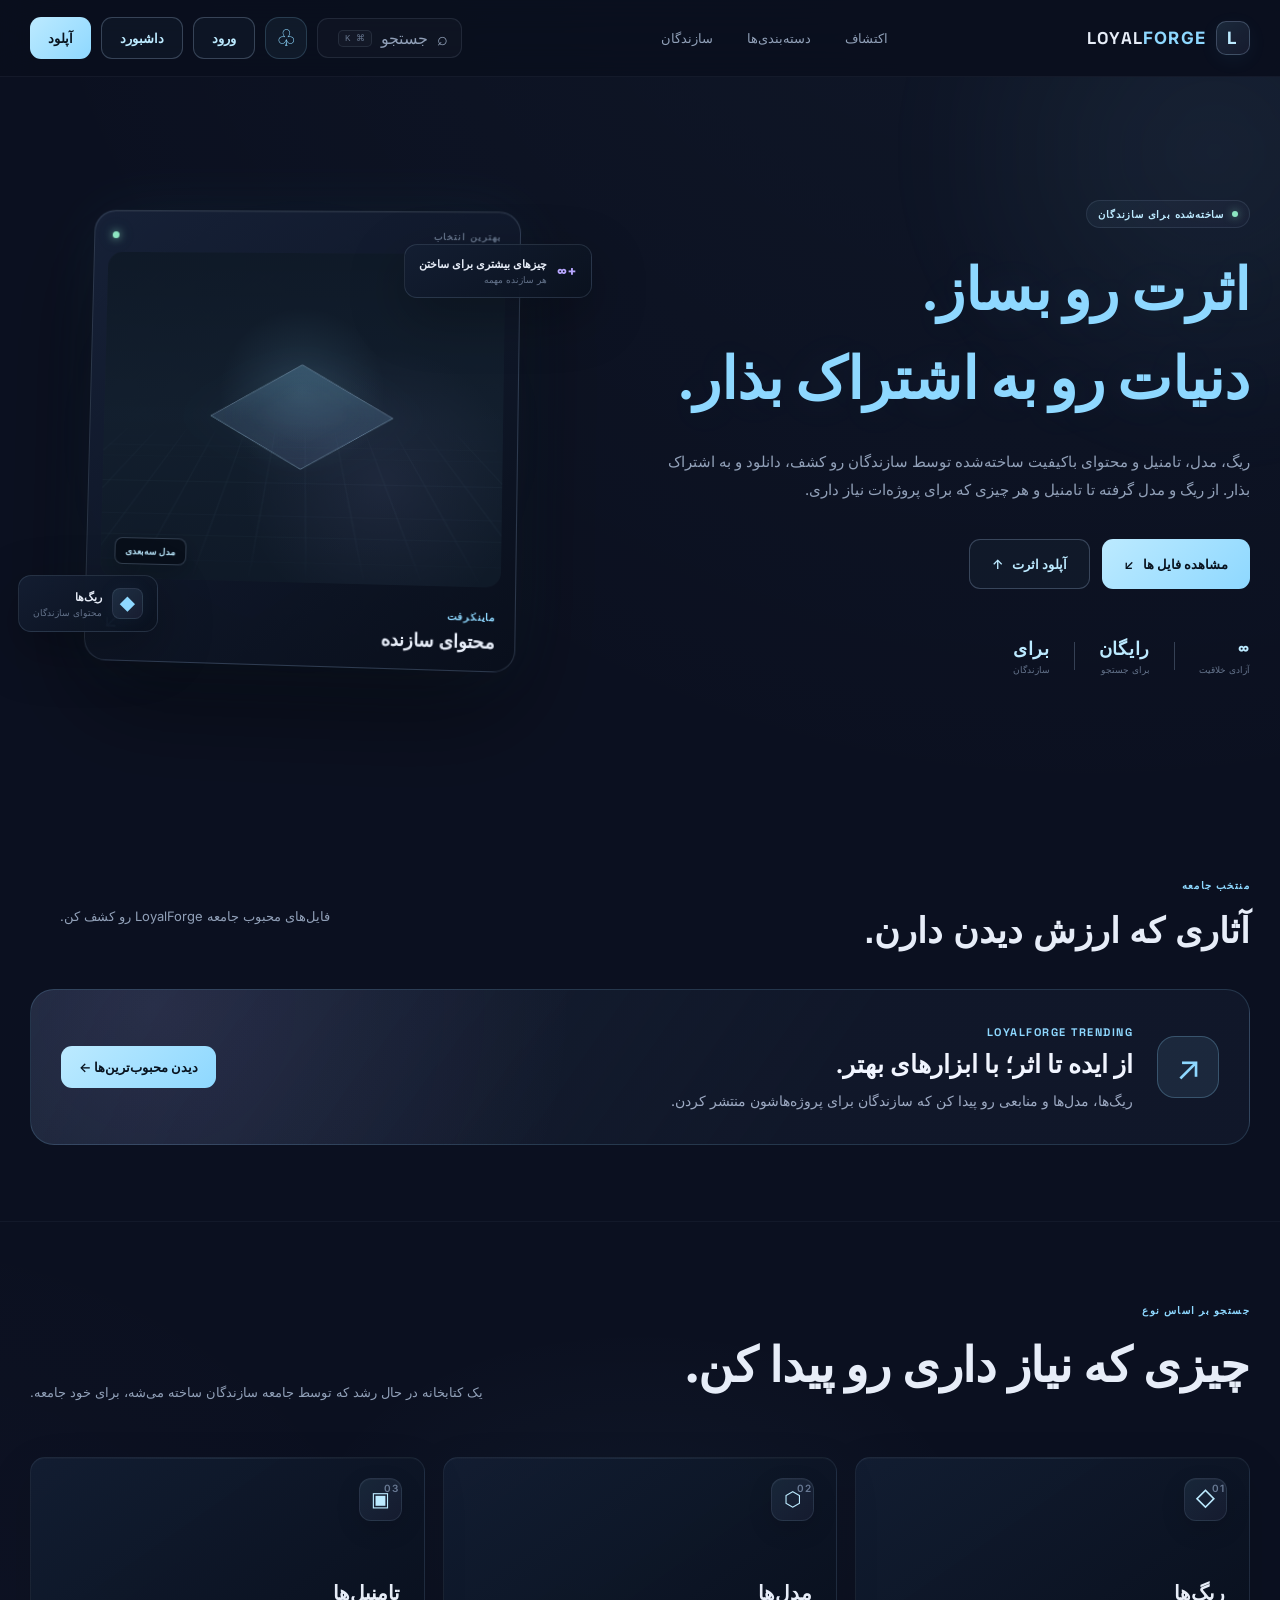
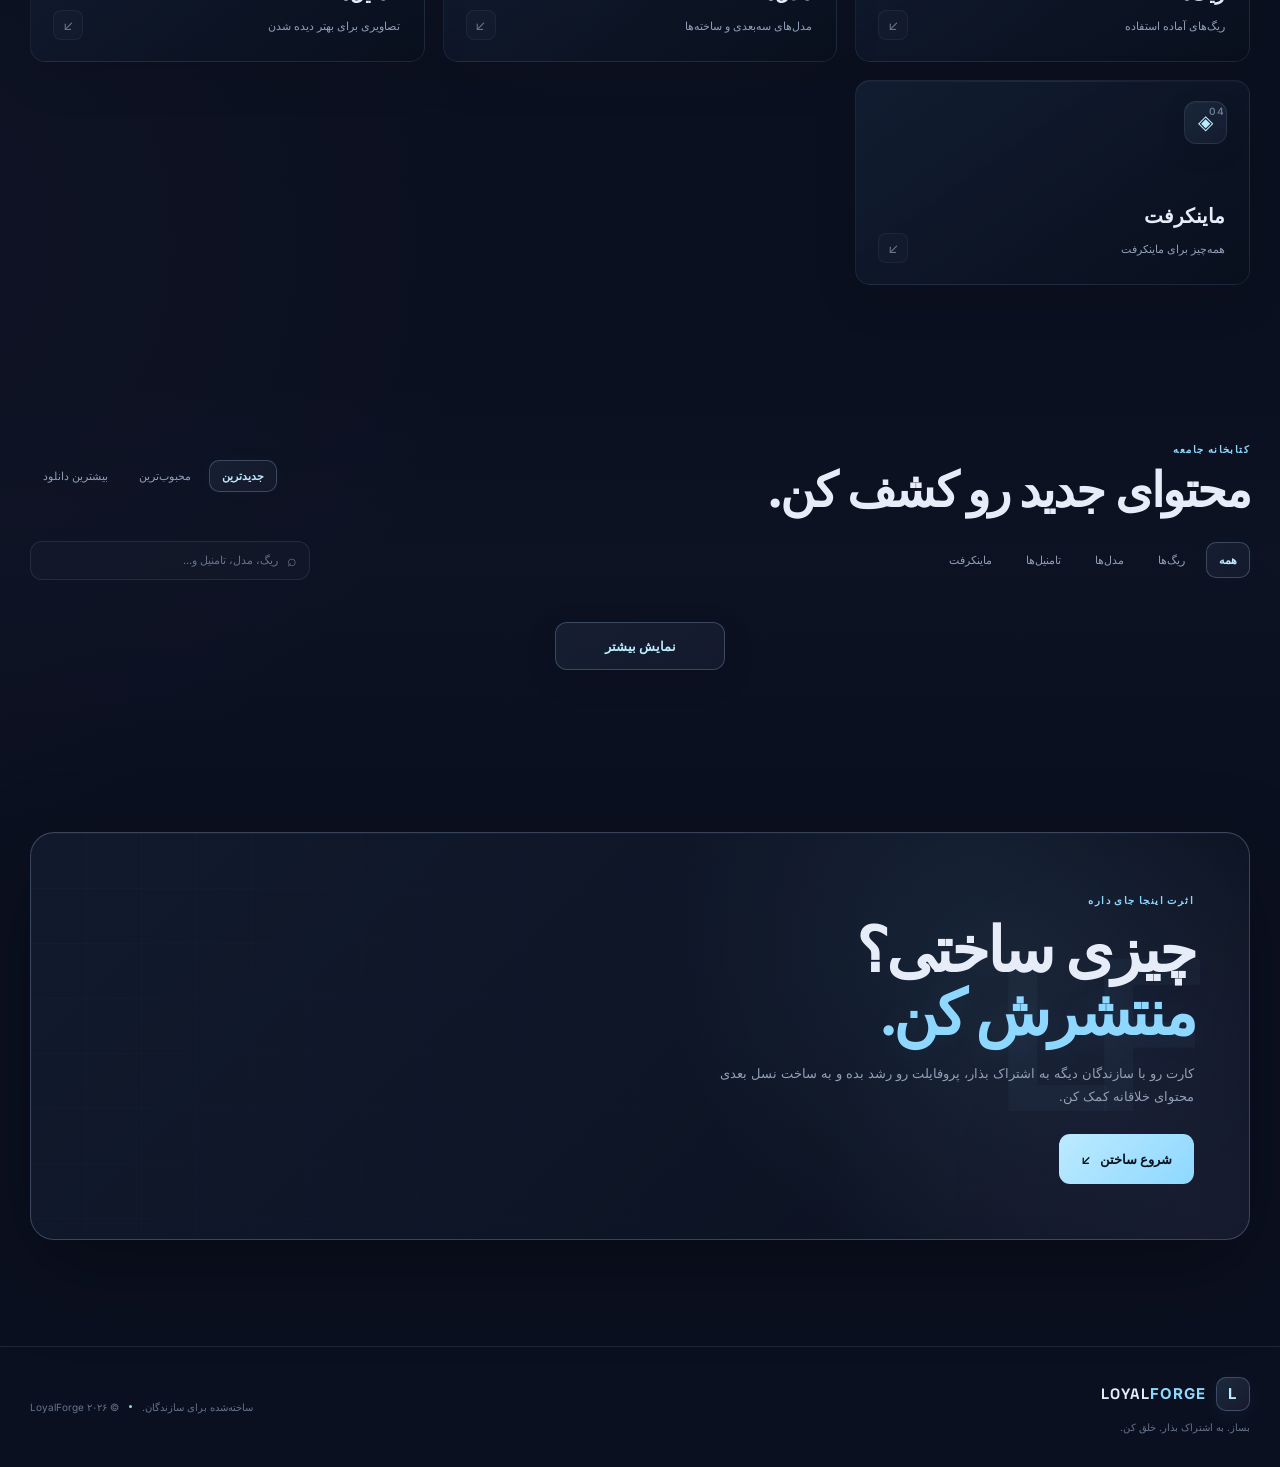
<file: index.html>
<!DOCTYPE html>
<html lang="fa" dir="rtl">
<head>

  <link rel="icon" type="image/png" href="images/favicon.png">
  
  <meta charset="UTF-8">
  <meta name="viewport" content="width=device-width, initial-scale=1.0">

  <meta
    name="description"
    content="LoyalForge — پلتفرم سازندگان برای اشتراک‌گذاری ریگ، مدل، تکسچر، تامنیل ."
  >

  <title>LoyalForge — دنیای سازندگان</title>

  <link rel="preconnect" href="https://fonts.googleapis.com">
  <link rel="preconnect" href="https://fonts.gstatic.com" crossorigin>

<link
  href="https://fonts.googleapis.com/css2?family=Estedad:wght@400;500;600;700;800&family=Inter:wght@400;500;600;700;800&family=Space+Grotesk:wght@500;600;700&display=swap"
  rel="stylesheet"
>

  <link rel="stylesheet" href="style.css">
</head>

<body>

<header class="navbar">
  <div class="nav-inner">

    <a href="#" class="brand">
      <span class="brand-symbol">L</span>
      <span>LOYAL<span class="orange">FORGE</span></span>
    </a>

    <nav class="nav-links">

      <a href="#explore">
        اکتشاف
      </a>

      <a href="#categories">
        دسته‌بندی‌ها
      </a>

      <a href="#creators">
        سازندگان
      </a>

    </nav>

    <div class="nav-actions">

      <button
        class="nav-search"
        data-search-open
        aria-label="جستجو"
      >
        <span>⌕</span>
        <span>جستجو</span>
        <kbd>⌘ K</kbd>
      </button>

<div class="notification-wrap" id="notificationWrap">
  <button
    class="notification-bell"
    id="notificationBell"
    type="button"
    aria-label="اعلان‌ها"
    aria-expanded="false"
    title="اعلان‌ها"
  >
    <span class="notification-bell-icon">♧</span>
    <span class="notification-count" id="notificationCount" hidden>0</span>
  </button>

  <div class="notification-panel" id="notificationPanel" hidden>
    <div class="notification-header">
      <strong>اعلان‌ها</strong>
      <button id="markAllNotificationsRead" type="button">
        خواندن همه
      </button>
    </div>

    <div class="notification-list" id="notificationList">
      <div class="notification-empty">برای دیدن اعلان‌ها وارد حسابت شو.</div>
    </div>
  </div>
</div>

<button
  class="btn btn-ghost nav-login"
  id="accountButton"
  type="button"
>
  ورود
</button>

      <a class="btn btn-ghost nav-dashboard" href="dashboard.html">داشبورد</a>

      <button
        class="btn btn-primary nav-upload"
        data-upload
      >
        آپلود
      </button>

    </div>

  </div>
</header>


<main>

  <!-- HERO -->
  <section class="hero">

    <div class="hero-grid">

      <div class="hero-content">

        <div class="hero-badge">
          <span class="pulse"></span>
          ساخته‌شده برای سازندگان
        </div>

<h1>
  <span class="hero-title-line">اثرت رو بساز.</span>
  <span class="hero-title-line">دنیات رو به اشتراک بذار.</span>
</h1>

<p class="hero-description">
  ریگ، مدل، تامنیل و محتوای باکیفیت ساخته‌شده توسط سازندگان رو کشف، دانلود و به اشتراک بذار.
  از ریگ و مدل گرفته تا تامنیل و هر چیزی که برای پروژه‌ات نیاز داری.
</p>

        <div class="hero-actions">

          <a
            href="#explore"
            class="btn btn-primary btn-large"
          >
            مشاهده فایل ها
            <span>↙</span>
          </a>

          <button
            class="btn btn-ghost btn-large"
            data-upload
          >
            آپلود اثرت
            <span>↑</span>
          </button>

        </div>

        <div class="hero-stats">

          <div>
            <strong>∞</strong>
            <span>آزادی خلاقیت</span>
          </div>

          <div class="stat-divider"></div>

          <div>
            <strong>رایگان</strong>
            <span>برای جستجو</span>
          </div>

          <div class="stat-divider"></div>

          <div>
            <strong>برای</strong>
            <span>سازندگان</span>
          </div>

        </div>

      </div>


      <!-- HERO SHOWCASE -->
      <div class="hero-showcase">

        <div class="showcase-glow"></div>

        <div class="showcase-card main-showcase">

          <div class="showcase-top">

            <span class="mini-label">
              بهترین انتخاب
            </span>

            <span class="mini-dot"></span>

          </div>


          <div class="showcase-preview">

            <div class="preview-grid"></div>

            <div class="preview-object">
              <div class="cube-face"></div>
              <div class="cube-face"></div>
              <div class="cube-face"></div>
            </div>

            <span class="preview-tag">
              مدل سه‌بعدی
            </span>

          </div>


          <div class="showcase-info">

            <div>

              <span class="showcase-category">
                ماینکرفت
              </span>

              <h3>
                محتوای سازنده
              </h3>

            </div>

            <span class="showcase-arrow">
              ↙
            </span>

          </div>

        </div>


        <div class="floating-card floating-left">

          <div class="floating-icon">
            ◆
          </div>

          <div>
            <strong>
              ریگ‌ها
            </strong>

            <span>
              محتوای سازندگان
            </span>
          </div>

        </div>


        <div class="floating-card floating-right">

          <div class="floating-number">
            +∞
          </div>

          <div>
            <strong>
              چیزهای بیشتری برای ساختن
            </strong>

            <span>
              هر سازنده مهمه
            </span>
          </div>

        </div>

      </div>

    </div>

  </section>



<!-- TRENDING ASSETS -->
<section class="section trending-section" id="trending">
  <div class="container">
    <div class="section-heading">
      <div>
        <span class="section-label">منتخب جامعه</span>
        <h2>آثاری که ارزش دیدن دارن.</h2>
      </div>
      <p>فایل‌های محبوب جامعه LoyalForge رو کشف کن.</p>
    </div>

    <div class="trending-panel">
      <div class="trending-icon">↗</div>

      <div class="trending-copy">
        <span>LOYALFORGE TRENDING</span>
        <h3>از ایده تا اثر؛ با ابزارهای بهتر.</h3>
        <p>
          ریگ‌ها، مدل‌ها و منابعی رو پیدا کن که سازندگان
          برای پروژه‌هاشون منتشر کردن.
        </p>
      </div>

      <button class="btn btn-primary" id="viewTrendingBtn" type="button">
        دیدن محبوب‌ترین‌ها ←
      </button>
    </div>
  </div>
</section>


  <!-- CATEGORIES -->
  <section
    class="section categories-section"
    id="categories"
  >

    <div class="container">

      <div class="section-heading">

        <div>

          <span class="section-label">
            جستجو بر اساس نوع
          </span>

          <h2>
            چیزی که نیاز داری رو پیدا کن.
          </h2>

        </div>

        <p>
          یک کتابخانه در حال رشد که توسط جامعه سازندگان ساخته می‌شه، برای خود جامعه.
        </p>

      </div>


<div class="category-grid">

  <button
    class="category-card"
    data-category="rigs"
  >

    <span class="category-number">
      01
    </span>

    <span class="category-icon">
      ◇
    </span>

    <div>

      <h3>
        ریگ‌ها
      </h3>

      <p>
        ریگ‌های آماده استفاده
      </p>

    </div>

    <span class="category-arrow">
      ↙
    </span>

  </button>


  <button
    class="category-card"
    data-category="models"
  >

    <span class="category-number">
      02
    </span>

    <span class="category-icon">
      ⬡
    </span>

    <div>

      <h3>
        مدل‌ها
      </h3>

      <p>
        مدل‌های سه‌بعدی و ساخته‌ها
      </p>

    </div>

    <span class="category-arrow">
      ↙
    </span>

  </button>


  <button
    class="category-card"
    data-category="thumbnails"
  >

    <span class="category-number">
      03
    </span>

    <span class="category-icon">
      ▣
    </span>

    <div>

      <h3>
        تامنیل‌ها
      </h3>

      <p>
        تصاویری برای بهتر دیده شدن
      </p>

    </div>

    <span class="category-arrow">
      ↙
    </span>

  </button>


  <button
    class="category-card"
    data-category="minecraft"
  >

    <span class="category-number">
      04
    </span>

    <span class="category-icon">
      ◈
    </span>

    <div>

      <h3>
        ماینکرفت
      </h3>

      <p>
        همه‌چیز برای ماینکرفت
      </p>

    </div>

    <span class="category-arrow">
      ↙
    </span>

  </button>

</div>

  </section>


  <!-- EXPLORE -->
  <section
    class="section explore-section"
    id="explore"
  >

    <div class="container">

      <div class="explore-header">

        <div>

          <span class="section-label">
            کتابخانه جامعه
          </span>

          <h2>
            محتوای جدید رو کشف کن.
          </h2>

        </div>


        <div class="sort-tabs">

          <button
            class="sort-btn active"
            data-sort="latest"
          >
            جدیدترین
          </button>

          <button
            class="sort-btn"
            data-sort="popular"
          >
            محبوب‌ترین
          </button>

          <button
            class="sort-btn"
            data-sort="downloads"
          >
            بیشترین دانلود
          </button>

        </div>

      </div>


      <div class="explore-tools">

        <div class="filter-list">

          <button
            class="filter-btn active"
            data-category="all"
          >
            همه
          </button>

          <button
            class="filter-btn"
            data-category="rigs"
          >
            ریگ‌ها
          </button>

          <button
            class="filter-btn"
            data-category="models"
          >
            مدل‌ها
          </button>
        
          <button
            class="filter-btn"
            data-category="thumbnails"
          >
            تامنیل‌ها
          </button>

          <button
            class="filter-btn"
            data-category="minecraft"
          >
            ماینکرفت
          </button>

        </div>


        <div class="library-search">

          <span>
            ⌕
          </span>

          <input
            id="searchInput"
            type="search"
            placeholder="ریگ، مدل، تامنیل و..."
            autocomplete="off"
          >

        </div>

      </div>


      <div
  class="asset-grid"
  id="assetGrid"
>
</div>

<div class="load-more-wrap">

  <button
    id="loadMoreBtn"
    class="load-more-btn"
    type="button"
  >
    نمایش بیشتر
  </button>

</div>


      <div
        class="empty-state"
        id="emptyState"
        style="display:none;"
      >

        <div class="empty-orb">
          +
        </div>

        <h3>
          هنوز چیزی اینجا نیست.
        </h3>

        <p>
          اولین سازنده‌ای باش که یک اثر برای جامعه LoyalForge منتشر می‌کنه.
        </p>

        <button
          class="btn btn-primary"
          data-upload
        >
          آپلود فایل
        </button>

      </div>

    </div>

  </section>


  <!-- CREATORS -->
  <section
    class="section creators-section"
    id="creators"
  >

    <div class="container">

      <div class="creator-banner">

        <div class="creator-lines"></div>

        <div class="creator-content">

          <span class="section-label">
            اثرت اینجا جای داره
          </span>

          <h2>
            چیزی ساختی؟
            <span>
              منتشرش کن.
            </span>
          </h2>

          <p>
            کارت رو با سازندگان دیگه به اشتراک بذار، پروفایلت رو رشد بده و به ساخت نسل بعدی محتوای خلاقانه کمک کن.

          </p>

          <button
            class="btn btn-primary btn-large"
            data-upload
          >
            شروع ساختن
            <span>↙</span>
          </button>

        </div>

        <div class="creator-mark">
          LF
        </div>

      </div>

    </div>

  </section>

</main>


<!-- FOOTER -->
<footer>

  <div class="container footer-inner">

    <div class="footer-brand">

      <div class="brand">

        <span class="brand-symbol">
          L
        </span>

        <span>
          LOYAL<span class="orange">FORGE</span>
        </span>

      </div>

      <p>
        بساز. به اشتراک بذار. خلق کن.
      </p>

    </div>


    <div class="footer-right">

      <span>
        ساخته‌شده برای سازندگان.
      </span>

      <span class="footer-dot"></span>

      <span>
        © ۲۰۲۶ LoyalForge
      </span>

    </div>

  </div>

</footer>


<!-- SEARCH MODAL -->
<div
  class="search-modal"
  id="searchModal"
>

  <div class="search-modal-box">

    <div class="modal-top">

      <span>
        جستجوی LOYALFORGE
      </span>

      <button data-search-close>
        بستن
      </button>

    </div>

    <input
      id="searchModalInput"
      class="search-modal-input"
      type="search"
      placeholder="ریگ، مدل، VFX و..."
      autocomplete="off"
    >

    <p class="modal-hint">
      برای جستجو Enter را بزن
    </p>

  </div>

</div>


<!-- AUTH MODAL -->
<div
  class="auth-modal"
  id="authModal"
  aria-hidden="true"
>

  <div
    class="auth-backdrop"
    data-auth-close
  ></div>


  <div
    class="auth-box"
    role="dialog"
    aria-modal="true"
    aria-labelledby="authTitle"
  >

    <button
      class="auth-close"
      type="button"
      data-auth-close
      aria-label="بستن"
    >
      ×
    </button>


    <div class="auth-header">

      <div class="auth-logo">
        L
      </div>

      <span class="section-label">
        به LOYALFORGE خوش آمدید
      </span>

      <h2 id="authTitle">
        خوش برگشتی.
      </h2>

      <p id="authSubtitle">
        برای ادامه وارد حساب کاربری خودت شو.
      </p>

    </div>


    <!-- LOGIN -->

    <form
      class="auth-form"
      id="loginForm"
    >

      <div class="auth-field">

        <label for="loginEmail">
          ایمیل
        </label>

        <input
          id="loginEmail"
          type="email"
          placeholder="you@example.com"
          autocomplete="email"
          required
        >

      </div>


      <div class="auth-field">

        <div class="field-top">

          <label for="loginPassword">
            رمز عبور
          </label>

          <button
            type="button"
            class="forgot-btn"
            id="forgotPassword"
          >
            رمز عبور را فراموش کردی؟
          </button>

        </div>


        <input
          id="loginPassword"
          type="password"
          placeholder="رمز عبورت را وارد کن"
          autocomplete="current-password"
          required
        >

      </div>


      <button
        class="btn btn-primary auth-submit"
        type="submit"
      >
        ورود به حساب
        <span>←</span>
      </button>


      <p
        class="auth-message"
        id="loginMessage"
      ></p>

    </form>


    <!-- REGISTER -->

    <form
      class="auth-form"
      id="registerForm"
      style="display:none;"
    >

      <div class="auth-field">

        <label for="registerUsername">
          نام کاربری
        </label>

        <input
          id="registerUsername"
          type="text"
          placeholder="مثلاً taha"
          minlength="3"
          maxlength="24"
          autocomplete="username"
          required
        >

      </div>


      <div class="auth-field">

        <label for="registerEmail">
          ایمیل
        </label>

        <input
          id="registerEmail"
          type="email"
          placeholder="you@example.com"
          autocomplete="email"
          required
        >

      </div>


      <div class="auth-field">

        <label for="registerPassword">
          رمز عبور
        </label>

        <input
          id="registerPassword"
          type="password"
          placeholder="حداقل ۶ کاراکتر"
          minlength="6"
          autocomplete="new-password"
          required
        >

      </div>


      <button
        class="btn btn-primary auth-submit"
        type="submit"
      >
        ساخت حساب
        <span>←</span>
      </button>


      <p
        class="auth-message"
        id="registerMessage"
      ></p>

    </form>


    <div class="auth-switch">

      <span id="authSwitchText">
        حساب کاربری نداری؟
      </span>

      <button
        type="button"
        id="authSwitch"
      >
        ثبت‌نام کن
      </button>

    </div>

  </div>

</div>


<div
  class="toast"
  id="toast"
></div>


<script
  type="module"
  src="app.js"
></script>

<script>
document.addEventListener("DOMContentLoaded", () => {
  const revealElements = document.querySelectorAll(
    ".scroll-reveal, .section, .scroll-grid"
  );

  const observer = new IntersectionObserver(
    (entries, obs) => {
      entries.forEach(entry => {
        if (!entry.isIntersecting) return;

        entry.target.classList.add("is-visible");
        obs.unobserve(entry.target);
      });
    },
    {
      threshold: 0.12,
      rootMargin: "0px 0px -60px 0px"
    }
  );

  revealElements.forEach(el => observer.observe(el));
});
</script>

<script>
document.addEventListener("DOMContentLoaded", () => {

  const sections = document.querySelectorAll(".section");
  const revealElements = document.querySelectorAll(".scroll-reveal");
  const grids = document.querySelectorAll(".scroll-grid");

  const observer = new IntersectionObserver(
    (entries, observer) => {
      entries.forEach(entry => {

        if (!entry.isIntersecting) return;

        entry.target.classList.add("is-visible");

        observer.unobserve(entry.target);

      });
    },
    {
      threshold: 0.12,
      rootMargin: "0px 0px -60px 0px"
    }
  );

  sections.forEach(el => observer.observe(el));
  revealElements.forEach(el => observer.observe(el));
  grids.forEach(el => observer.observe(el));

});
</script>

</body>
</html>
</file>
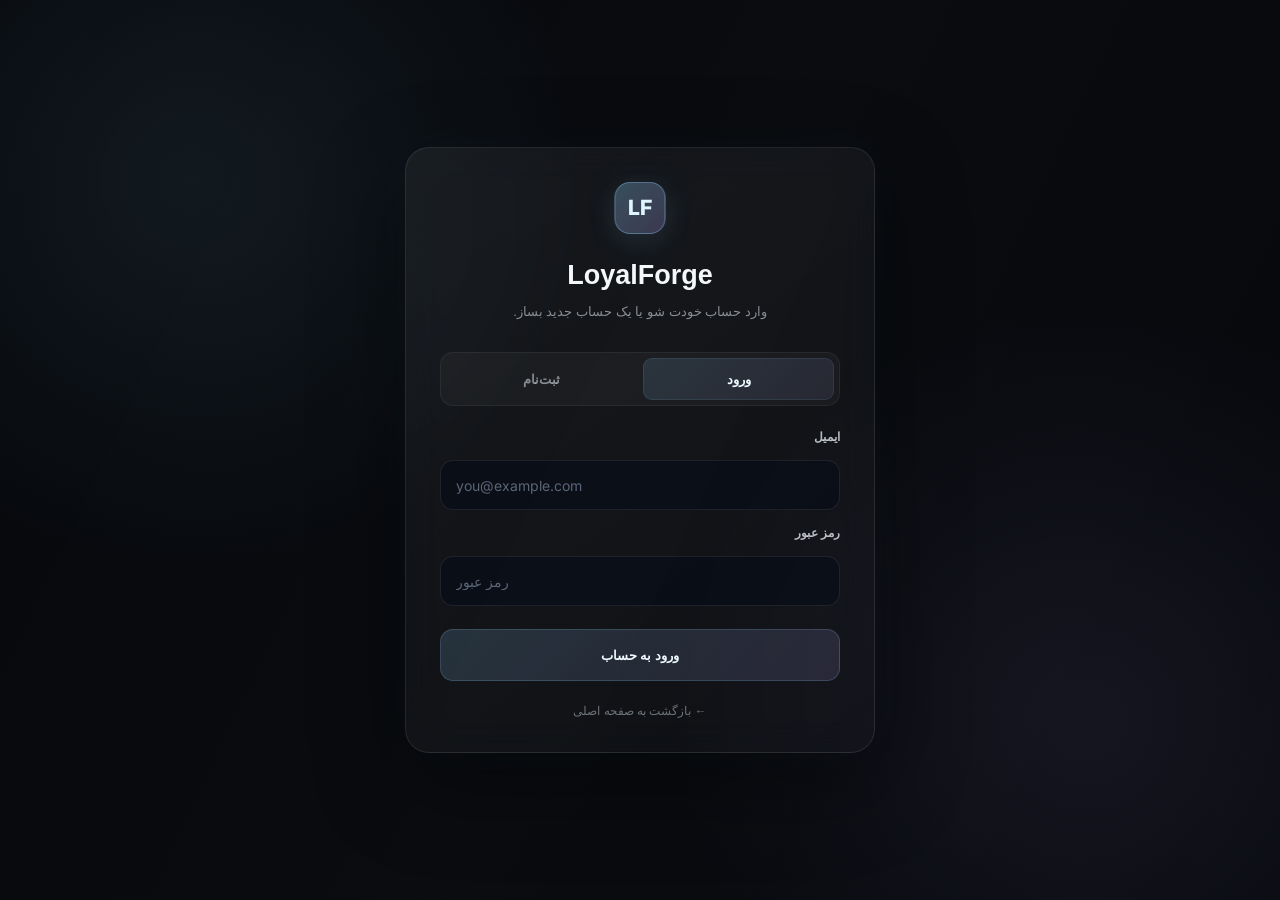
<file: auth.html>
<!DOCTYPE html>
<html lang="fa" dir="rtl">

<head>

  <meta charset="UTF-8">

  <meta
    name="viewport"
    content="width=device-width, initial-scale=1.0"
  >

  <title>ورود | LoyalForge</title>

  <meta
    name="description"
    content="ورود و ثبت‌نام در LoyalForge"
  >

  <link
    rel="stylesheet"
    href="style.css"
  >

  <style>

    /* =========================================================
       LOYALFORGE AUTH
    ========================================================= */

    body.auth-page {
      min-height: 100vh;
      margin: 0;
      display: flex;
      align-items: center;
      justify-content: center;
      overflow-x: hidden;
      background:
        radial-gradient(
          circle at 15% 20%,
          rgba(142, 216, 255, .08),
          transparent 30%
        ),
        radial-gradient(
          circle at 85% 80%,
          rgba(184, 167, 255, .08),
          transparent 32%
        ),
        #07090d;
    }


    .auth-page::before {
      content: "";
      position: fixed;
      inset: 0;
      pointer-events: none;

      background:
        linear-gradient(
          115deg,
          transparent 0%,
          rgba(255,255,255,.015) 50%,
          transparent 100%
        );
    }


    .auth-shell {
      width: min(100% - 32px, 470px);
      position: relative;
      z-index: 2;
    }


    .auth-card {
      padding: 34px;

      border: 1px solid rgba(255,255,255,.09);
      border-radius: 24px;

      background:
        linear-gradient(
          145deg,
          rgba(255,255,255,.055),
          rgba(255,255,255,.025)
        );

      box-shadow:
        0 30px 90px rgba(0,0,0,.45),
        0 0 50px rgba(142,216,255,.035);

      backdrop-filter: blur(18px);
      -webkit-backdrop-filter: blur(18px);
    }


    /* =========================================================
       LOGO
    ========================================================= */

    .auth-logo {
      display: flex;
      align-items: center;
      justify-content: center;
      margin-bottom: 26px;
    }


    .auth-logo-mark {
      width: 52px;
      height: 52px;

      display: flex;
      align-items: center;
      justify-content: center;

      border-radius: 15px;

      color: #dff6ff;

      font-family: "Inter", sans-serif;
      font-size: 21px;
      font-weight: 800;

      background:
        linear-gradient(
          135deg,
          rgba(142,216,255,.16),
          rgba(184,167,255,.12)
        );

      border: 1px solid rgba(142,216,255,.18);

      box-shadow:
        0 0 35px rgba(142,216,255,.08);
    }


    /* =========================================================
       HEADING
    ========================================================= */

    .auth-heading {
      text-align: center;
      margin-bottom: 28px;
    }


    .auth-heading h1 {
      margin: 0 0 9px;

      color: #f4f8fb;

      font-family: "Estedad", sans-serif;
      font-size: 27px;
      font-weight: 800;
    }


    .auth-heading p {
      margin: 0;

      color: rgba(220,230,238,.58);

      font-family: "Estedad", sans-serif;
      font-size: 13px;
      line-height: 1.9;
    }


    /* =========================================================
       TABS
    ========================================================= */

    .auth-tabs {
      display: grid;
      grid-template-columns: 1fr 1fr;

      gap: 6px;

      padding: 5px;
      margin-bottom: 24px;

      border-radius: 13px;

      background: rgba(255,255,255,.035);

      border: 1px solid rgba(255,255,255,.06);
    }


    .auth-tab {
      height: 42px;

      border: 0;
      border-radius: 9px;

      color: rgba(225,235,242,.55);

      background: transparent;

      font-family: "Estedad", sans-serif;
      font-size: 13px;
      font-weight: 600;

      cursor: pointer;

      transition: .25s ease;
    }


    .auth-tab:hover {
      color: #fff;
    }


    .auth-tab.active {
      color: #eefaff;

      background:
        linear-gradient(
          135deg,
          rgba(142,216,255,.13),
          rgba(184,167,255,.09)
        );

      box-shadow:
        inset 0 0 0 1px rgba(142,216,255,.10);
    }


    /* =========================================================
       FORMS
    ========================================================= */

    .auth-form {
      display: none;
    }


    .auth-form.active {
      display: block;
    }


    .auth-field {
      margin-bottom: 16px;
    }


    .auth-field label {
      display: block;

      margin-bottom: 8px;

      color: rgba(235,242,247,.76);

      font-family: "Estedad", sans-serif;
      font-size: 12px;
      font-weight: 600;
    }


    .auth-input {
      width: 100%;
      height: 48px;

      box-sizing: border-box;

      padding: 0 15px;

      border: 1px solid rgba(255,255,255,.09);
      border-radius: 12px;

      outline: none;

      color: #f3f8fb;

      background: rgba(0,0,0,.18);

      font-family: "Inter", "Estedad", sans-serif;
      font-size: 13px;

      direction: ltr;
      text-align: left;

      transition:
        border-color .2s ease,
        background .2s ease,
        box-shadow .2s ease;
    }


    .auth-input::placeholder {
      color: rgba(220,230,238,.30);
    }


    .auth-input:focus {
      border-color: rgba(142,216,255,.34);

      background: rgba(0,0,0,.25);

      box-shadow:
        0 0 0 4px rgba(142,216,255,.055);
    }


    /* =========================================================
       SUBMIT
    ========================================================= */

    .auth-submit {
      width: 100%;
      height: 50px;

      margin-top: 7px;

      border: 1px solid rgba(142,216,255,.18);
      border-radius: 13px;

      color: #eefaff;

      background:
        linear-gradient(
          135deg,
          rgba(142,216,255,.16),
          rgba(184,167,255,.13)
        );

      font-family: "Estedad", sans-serif;
      font-size: 13px;
      font-weight: 700;

      cursor: pointer;

      transition:
        transform .2s ease,
        background .2s ease,
        box-shadow .2s ease;
    }


    .auth-submit:hover {
      transform: translateY(-2px);

      background:
        linear-gradient(
          135deg,
          rgba(142,216,255,.22),
          rgba(184,167,255,.18)
        );

      box-shadow:
        0 12px 30px rgba(0,0,0,.25),
        0 0 25px rgba(142,216,255,.06);
    }


    .auth-submit:active {
      transform: translateY(0);
    }


    .auth-submit:disabled {
      opacity: .55;
      cursor: wait;
      transform: none;
    }


    /* =========================================================
       MESSAGE
    ========================================================= */

    .auth-message {
      display: none;

      margin-top: 16px;
      padding: 12px 14px;

      border-radius: 11px;

      font-family: "Estedad", sans-serif;
      font-size: 12px;
      line-height: 1.8;

      text-align: center;
    }


    .auth-message.show {
      display: block;
    }


    .auth-message.error {
      color: #ffb8c0;

      background: rgba(255,80,100,.07);

      border: 1px solid rgba(255,80,100,.13);
    }


    .auth-message.success {
      color: #bcebd8;

      background: rgba(80,220,160,.07);

      border: 1px solid rgba(80,220,160,.13);
    }


    /* =========================================================
       BACK
    ========================================================= */

    .auth-back {
      display: flex;
      justify-content: center;

      margin-top: 23px;
    }


    .auth-back a {
      color: rgba(220,230,238,.45);

      font-family: "Estedad", sans-serif;
      font-size: 12px;

      text-decoration: none;

      transition: color .2s ease;
    }


    .auth-back a:hover {
      color: #dff6ff;
    }


    /* =========================================================
       REGISTER HINT
    ========================================================= */

    .auth-hint {
      margin-top: 7px;

      color: rgba(220,230,238,.34);

      font-family: "Estedad", sans-serif;
      font-size: 11px;

      line-height: 1.8;
    }


    /* =========================================================
       MOBILE
    ========================================================= */

    @media (max-width: 520px) {

      .auth-shell {
        width: min(100% - 20px, 470px);
      }


      .auth-card {
        padding: 25px 20px;
        border-radius: 20px;
      }


      .auth-heading h1 {
        font-size: 24px;
      }

    }

  </style>

</head>


<body class="auth-page">


  <main class="auth-shell">

    <section class="auth-card">


      <!-- =====================================================
           LOGO
      ====================================================== -->

      <div class="auth-logo">

        <div class="auth-logo-mark">
          LF
        </div>

      </div>


      <!-- =====================================================
           HEADING
      ====================================================== -->

      <div class="auth-heading">

        <h1>LoyalForge</h1>

        <p>
          وارد حساب خودت شو یا یک حساب جدید بساز.
        </p>

      </div>


      <!-- =====================================================
           TABS
      ====================================================== -->

      <div class="auth-tabs">

        <button
          class="auth-tab active"
          id="loginTab"
          type="button"
        >
          ورود
        </button>


        <button
          class="auth-tab"
          id="registerTab"
          type="button"
        >
          ثبت‌نام
        </button>

      </div>


      <!-- =====================================================
           LOGIN
      ====================================================== -->

      <form
        class="auth-form active"
        id="loginForm"
      >

        <div class="auth-field">

          <label for="loginEmail">
            ایمیل
          </label>

          <input
            class="auth-input"
            id="loginEmail"
            type="email"
            placeholder="you@example.com"
            autocomplete="email"
            required
          >

        </div>


        <div class="auth-field">

          <label for="loginPassword">
            رمز عبور
          </label>

          <input
            class="auth-input"
            id="loginPassword"
            type="password"
            placeholder="رمز عبور"
            autocomplete="current-password"
            required
          >

        </div>


        <button
          class="auth-submit"
          id="loginSubmit"
          type="submit"
        >
          ورود به حساب
        </button>

      </form>


      <!-- =====================================================
           REGISTER
      ====================================================== -->

      <form
        class="auth-form"
        id="registerForm"
      >

        <div class="auth-field">

          <label for="registerUsername">
            نام کاربری
          </label>

          <input
            class="auth-input"
            id="registerUsername"
            type="text"
            placeholder="مثلاً taha"
            autocomplete="username"
            minlength="3"
            maxlength="24"
            required
          >

          <div class="auth-hint">
            حداقل ۳ و حداکثر ۲۴ کاراکتر
          </div>

        </div>


        <div class="auth-field">

          <label for="registerEmail">
            ایمیل
          </label>

          <input
            class="auth-input"
            id="registerEmail"
            type="email"
            placeholder="you@example.com"
            autocomplete="email"
            required
          >

        </div>


        <div class="auth-field">

          <label for="registerPassword">
            رمز عبور
          </label>

          <input
            class="auth-input"
            id="registerPassword"
            type="password"
            placeholder="حداقل ۶ کاراکتر"
            autocomplete="new-password"
            minlength="6"
            required
          >

        </div>


        <div class="auth-field">

          <label for="registerPasswordConfirm">
            تکرار رمز عبور
          </label>

          <input
            class="auth-input"
            id="registerPasswordConfirm"
            type="password"
            placeholder="رمز عبور را دوباره وارد کن"
            autocomplete="new-password"
            minlength="6"
            required
          >

        </div>


        <button
          class="auth-submit"
          id="registerSubmit"
          type="submit"
        >
          ساخت حساب
        </button>

      </form>


      <!-- =====================================================
           MESSAGE
      ====================================================== -->

      <div
        class="auth-message"
        id="authMessage"
        role="status"
        aria-live="polite"
      ></div>


      <!-- =====================================================
           BACK
      ====================================================== -->

      <div class="auth-back">

        <a href="index.html">
          ← بازگشت به صفحه اصلی
        </a>

      </div>


    </section>

  </main>


  <!-- =========================================================
       SUPABASE AUTH
  ========================================================== -->

  <script type="module">

    import {
      createClient
    } from "https://esm.sh/@supabase/supabase-js@2";


    /* =========================================================
       SUPABASE
    ========================================================= */

    const SUPABASE_URL =
      "https://ywrbojtzkkygahxqeueg.supabase.co";

    const SUPABASE_KEY =
      "sb_publishable_bs-iScKh5LNlPhoCUfZybQ_yMVR0OmL";


    const supabase = createClient(
      SUPABASE_URL,
      SUPABASE_KEY
    );


    /* =========================================================
       ELEMENTS
    ========================================================= */

    const loginTab =
      document.getElementById("loginTab");

    const registerTab =
      document.getElementById("registerTab");


    const loginForm =
      document.getElementById("loginForm");

    const registerForm =
      document.getElementById("registerForm");


    const loginSubmit =
      document.getElementById("loginSubmit");

    const registerSubmit =
      document.getElementById("registerSubmit");


    const authMessage =
      document.getElementById("authMessage");


    const loginEmail =
      document.getElementById("loginEmail");

    const loginPassword =
      document.getElementById("loginPassword");


    const registerUsername =
      document.getElementById("registerUsername");

    const registerEmail =
      document.getElementById("registerEmail");

    const registerPassword =
      document.getElementById("registerPassword");

    const registerPasswordConfirm =
      document.getElementById("registerPasswordConfirm");


    /* =========================================================
       MESSAGE
    ========================================================= */

    function showMessage(
      message,
      type = "error"
    ) {

      authMessage.textContent = message;

      authMessage.className =
        "auth-message show " + type;

    }


    function clearMessage() {

      authMessage.textContent = "";

      authMessage.className =
        "auth-message";

    }


    /* =========================================================
       TAB SWITCHING
    ========================================================= */

    function showLogin() {

      loginTab.classList.add("active");
      registerTab.classList.remove("active");

      loginForm.classList.add("active");
      registerForm.classList.remove("active");

      clearMessage();

    }


    function showRegister() {

      registerTab.classList.add("active");
      loginTab.classList.remove("active");

      registerForm.classList.add("active");
      loginForm.classList.remove("active");

      clearMessage();

    }


    loginTab.addEventListener(
      "click",
      showLogin
    );


    registerTab.addEventListener(
      "click",
      showRegister
    );


    /* =========================================================
       BUTTON LOADING
    ========================================================= */

    function setLoading(
      button,
      loading,
      normalText
    ) {

      button.disabled = loading;

      button.textContent =
        loading
          ? "لطفاً صبر کن..."
          : normalText;

    }


    /* =========================================================
       ERROR TRANSLATION
    ========================================================= */

    function getAuthErrorMessage(error) {

      if (!error) {
        return "یک خطای ناشناخته رخ داد.";
      }


      const message =
        String(error.message || "")
          .toLowerCase();


      if (
        message.includes("invalid login credentials")
      ) {

        return "ایمیل یا رمز عبور اشتباه است.";

      }


      if (
        message.includes("email not confirmed")
      ) {

        return "ایمیل شما هنوز تأیید نشده است.";

      }


      if (
        message.includes("user already registered")
      ) {

        return "این ایمیل قبلاً ثبت‌نام کرده است.";

      }


      if (
        message.includes("password should be at least")
      ) {

        return "رمز عبور باید حداقل ۶ کاراکتر باشد.";

      }


      if (
        message.includes("unable to validate email")
      ) {

        return "فرمت ایمیل صحیح نیست.";

      }


      if (
        message.includes("rate limit")
      ) {

        return "تعداد درخواست‌ها زیاد شده. کمی بعد دوباره امتحان کن.";

      }


      if (
        message.includes("database error")
      ) {

        return "ساخت حساب انجام نشد. تنظیمات Profile یا دیتابیس را بررسی کن.";

      }


      return error.message ||
        "عملیات انجام نشد. دوباره امتحان کن.";

    }


    /* =========================================================
       LOGIN
    ========================================================= */

    loginForm.addEventListener(
      "submit",
      async (event) => {

        event.preventDefault();

        clearMessage();


        const email =
          loginEmail.value.trim();

        const password =
          loginPassword.value;


        if (!email || !password) {

          showMessage(
            "ایمیل و رمز عبور را وارد کن."
          );

          return;

        }


        setLoading(
          loginSubmit,
          true,
          "ورود به حساب"
        );


        try {

          const {
            data,
            error
          } = await supabase.auth.signInWithPassword({

            email: email,

            password: password

          });


          if (error) {

            showMessage(
              getAuthErrorMessage(error)
            );

            return;

          }


          if (!data || !data.user) {

            showMessage(
              "ورود انجام نشد. دوباره امتحان کن."
            );

            return;

          }


          showMessage(
            "ورود با موفقیت انجام شد. در حال انتقال...",
            "success"
          );


          setTimeout(() => {

            window.location.href =
              "index.html";

          }, 700);


        } catch (error) {

          console.error(
            "Login error:",
            error
          );

          showMessage(
            getAuthErrorMessage(error)
          );

        } finally {

          setLoading(
            loginSubmit,
            false,
            "ورود به حساب"
          );

        }

      }
    );


    /* =========================================================
       REGISTER
    ========================================================= */

    registerForm.addEventListener(
      "submit",
      async (event) => {

        event.preventDefault();

        clearMessage();


        const username =
          registerUsername.value.trim();

        const email =
          registerEmail.value.trim();

        const password =
          registerPassword.value;

        const passwordConfirm =
          registerPasswordConfirm.value;


        /* -----------------------------------------------------
           VALIDATION
        ----------------------------------------------------- */

        if (
          username.length < 3 ||
          username.length > 24
        ) {

          showMessage(
            "نام کاربری باید بین ۳ تا ۲۴ کاراکتر باشد."
          );

          registerUsername.focus();

          return;

        }


        if (!email) {

          showMessage(
            "ایمیل را وارد کن."
          );

          registerEmail.focus();

          return;

        }


        if (password.length < 6) {

          showMessage(
            "رمز عبور باید حداقل ۶ کاراکتر باشد."
          );

          registerPassword.focus();

          return;

        }


        if (
          password !== passwordConfirm
        ) {

          showMessage(
            "تکرار رمز عبور با رمز اصلی یکسان نیست."
          );

          registerPasswordConfirm.focus();

          return;

        }


        /* -----------------------------------------------------
           LOADING
        ----------------------------------------------------- */

        setLoading(
          registerSubmit,
          true,
          "ساخت حساب"
        );


        try {

          const {
            data,
            error
          } = await supabase.auth.signUp({

            email: email,

            password: password,
            
            options: {
              emailRedirectTo: "https://tahaloyalguy.github.io/loyalforge/auth.html",
              data: {
                username: username
              }
            }

          });


          if (error) {

            showMessage(
              getAuthErrorMessage(error)
            );

            return;

          }


          /* ---------------------------------------------------
             EMAIL CONFIRMATION
          --------------------------------------------------- */

          if (
            data &&
            data.user &&
            !data.session
          ) {

            showMessage(
              "حساب ساخته شد! ایمیلت را برای تأیید حساب بررسی کن.",
              "success"
            );

            registerForm.reset();

            return;

          }


          /* ---------------------------------------------------
             AUTO CONFIRMED
          --------------------------------------------------- */

          if (
            data &&
            data.session
          ) {

            showMessage(
              "حساب با موفقیت ساخته شد. در حال انتقال...",
              "success"
            );


            setTimeout(() => {

              window.location.href =
                "index.html";

            }, 700);

            return;

          }


          showMessage(
            "ثبت‌نام انجام شد. ایمیلت را بررسی کن.",
            "success"
          );


        } catch (error) {

          console.error(
            "Register error:",
            error
          );

          showMessage(
            getAuthErrorMessage(error)
          );

        } finally {

          setLoading(
            registerSubmit,
            false,
            "ساخت حساب"
          );

        }

      }
    );


    /* =========================================================
       ALREADY LOGGED IN
    ========================================================= */

    async function checkExistingSession() {

      try {

        const {
          data
        } = await supabase.auth.getSession();


        if (
          data &&
          data.session &&
          data.session.user
        ) {

          showMessage(
            "شما از قبل وارد حساب هستید. در حال انتقال...",
            "success"
          );


          setTimeout(() => {

            window.location.href =
              "index.html";

          }, 700);

        }

      } catch (error) {

        console.error(
          "Session check error:",
          error
        );

      }

    }


    checkExistingSession();


  </script>


</body>

</html>
</file>
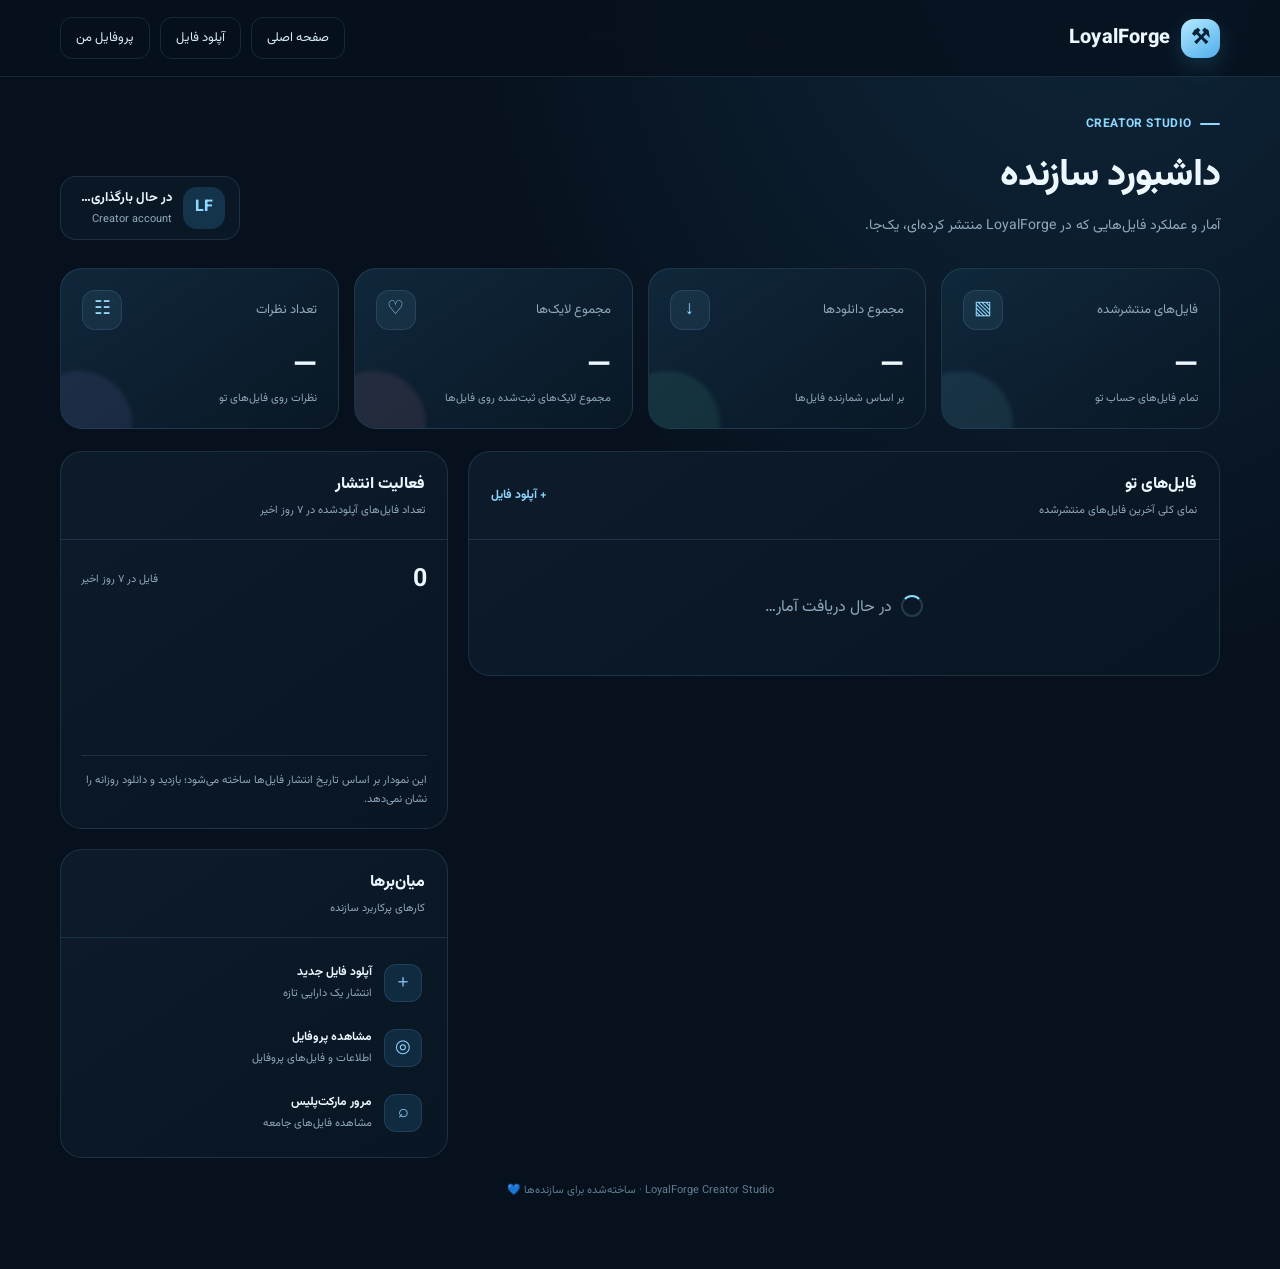
<file: dashboard.html>
<!DOCTYPE html>
<html lang="fa" dir="rtl">
<head>
<meta charset="UTF-8">
<meta name="viewport" content="width=device-width, initial-scale=1.0">
<meta name="theme-color" content="#081523">
<title>داشبورد سازنده — LoyalForge</title>
<link rel="preconnect" href="https://fonts.googleapis.com">
<link rel="preconnect" href="https://fonts.gstatic.com" crossorigin>
<link href="https://fonts.googleapis.com/css2?family=Vazirmatn:wght@400;500;600;700;800&display=swap" rel="stylesheet">
<style>
:root{color-scheme:dark;--bg:#07111d;--panel:#0d1c2b;--panel2:#102438;--line:rgba(142,216,255,.13);--sky:#8ed8ff;--sky2:#4db8f2;--text:#edf7ff;--muted:#8fa8bc;--green:#69e6bd;--red:#ff8f9b;--radius:22px}
*{box-sizing:border-box}
body{margin:0;background:radial-gradient(ellipse at 85% -10%,rgba(57,157,220,.16),transparent 42%),var(--bg);color:var(--text);font-family:"Vazirmatn",Tahoma,sans-serif;min-height:100vh}
a{color:inherit;text-decoration:none}button{font:inherit}
.wrap{width:min(1160px,calc(100% - 32px));margin:auto}
.topbar{border-bottom:1px solid var(--line);background:rgba(7,17,29,.82);backdrop-filter:blur(16px);position:sticky;top:0;z-index:10}
.nav{height:76px;display:flex;align-items:center;justify-content:space-between;gap:20px}
.brand{display:flex;align-items:center;gap:11px;font-weight:800;font-size:20px;letter-spacing:.2px}.brand-mark{width:39px;height:39px;border-radius:13px;display:grid;place-items:center;background:linear-gradient(145deg,#b6eaff,#4daeea);color:#062035;box-shadow:0 8px 25px #49b9f233;font-size:21px}
.navlinks{display:flex;align-items:center;gap:10px}.navlinks a,.btn{border:1px solid var(--line);border-radius:12px;padding:10px 15px;color:#d7eaf8;font-size:13px;transition:.2s;background:transparent}.navlinks a:hover,.btn:hover{border-color:#72cfff;background:#8ed8ff12}.btn.primary{background:linear-gradient(135deg,#a6e5ff,#58b9f0);border-color:transparent;color:#062137;font-weight:800}.btn:disabled{opacity:.5;cursor:wait}
main{padding:38px 0 70px}.eyebrow{color:var(--sky);font-size:12px;font-weight:700;letter-spacing:.6px;display:flex;align-items:center;gap:8px}.eyebrow:before{content:"";width:20px;height:2px;background:var(--sky);border-radius:9px}
.heading{display:flex;align-items:flex-end;justify-content:space-between;gap:20px;margin:13px 0 28px}.heading h1{font-size:clamp(27px,4vw,38px);margin:0 0 8px;font-weight:800;letter-spacing:-.8px}.heading p{margin:0;color:var(--muted);font-size:14px;line-height:1.9}.profile-pill{display:flex;align-items:center;gap:11px;background:#0d1c2bbd;border:1px solid var(--line);border-radius:16px;padding:10px 14px;min-width:180px}.avatar{width:42px;height:42px;flex:none;border-radius:14px;background:#14344c;display:grid;place-items:center;color:var(--sky);font-weight:800;overflow:hidden}.avatar img{width:100%;height:100%;object-fit:cover}.profile-name{font-weight:700;font-size:13px;max-width:180px;overflow:hidden;text-overflow:ellipsis;white-space:nowrap}.profile-sub{font-size:11px;color:var(--muted);margin-top:3px}
.stats{display:grid;grid-template-columns:repeat(4,minmax(0,1fr));gap:15px;margin-bottom:22px}.stat{position:relative;overflow:hidden;border:1px solid var(--line);border-radius:var(--radius);padding:21px;background:linear-gradient(145deg,rgba(17,41,61,.92),rgba(10,24,38,.94));min-height:150px}.stat:after{content:"";position:absolute;width:105px;height:105px;left:-34px;bottom:-48px;border-radius:50%;background:var(--glow,rgba(142,216,255,.1));filter:blur(2px)}.stat-top{display:flex;justify-content:space-between;align-items:center;gap:12px}.stat-icon{height:40px;width:40px;border-radius:13px;display:grid;place-items:center;background:#8ed8ff13;border:1px solid #8ed8ff20;color:var(--sky);font-size:19px}.stat-label{color:var(--muted);font-size:13px}.stat-value{font-size:31px;font-weight:800;margin-top:17px;line-height:1.1;direction:ltr;text-align:right}.stat-foot{font-size:11px;color:#8fa8bc;margin-top:9px}
.content-grid{display:grid;grid-template-columns:minmax(0,1.55fr) minmax(280px,.8fr);gap:20px;align-items:start}.panel{border:1px solid var(--line);background:linear-gradient(145deg,rgba(13,28,43,.97),rgba(9,22,35,.97));border-radius:var(--radius);overflow:hidden}.panel-head{padding:20px 22px;display:flex;align-items:center;justify-content:space-between;gap:12px;border-bottom:1px solid var(--line)}.panel-head h2{margin:0;font-size:16px;font-weight:800}.panel-head p{margin:5px 0 0;font-size:11px;color:var(--muted)}.text-link{color:var(--sky);font-size:12px;font-weight:700}.asset-list{padding:5px 18px}.asset-row{display:grid;grid-template-columns:64px minmax(0,1fr) auto;gap:13px;align-items:center;padding:14px 3px;border-bottom:1px solid rgba(142,216,255,.08)}.asset-row:last-child{border-bottom:0}.thumb{width:64px;height:56px;border-radius:13px;background:#142b3e;overflow:hidden;border:1px solid var(--line);display:grid;place-items:center;color:var(--sky)}.thumb img{width:100%;height:100%;object-fit:cover}.asset-title{font-size:13px;font-weight:700;overflow:hidden;text-overflow:ellipsis;white-space:nowrap}.asset-meta{display:flex;flex-wrap:wrap;gap:10px;color:var(--muted);font-size:11px;margin-top:7px}.asset-meta span{white-space:nowrap}.asset-status{font-size:10px;padding:5px 8px;border-radius:8px;color:var(--green);background:#69e6bd12;border:1px solid #69e6bd24;white-space:nowrap}.empty{padding:38px 18px;text-align:center;color:var(--muted);font-size:13px;line-height:2}.empty strong{display:block;color:var(--text);font-size:15px;margin-bottom:5px}
.side-stack{display:grid;gap:20px}.chart-wrap{padding:20px 20px 18px}.chart-summary{display:flex;align-items:center;justify-content:space-between;gap:10px;margin-bottom:22px}.chart-summary strong{font-size:25px;direction:ltr}.chart-summary span{color:var(--muted);font-size:11px}.bars{height:135px;display:grid;grid-template-columns:repeat(7,minmax(0,1fr));gap:10px;align-items:end;border-bottom:1px solid var(--line);padding:0 4px 0}.bar-col{height:100%;display:flex;flex-direction:column;justify-content:flex-end;align-items:center;gap:9px;min-width:0}.bar{width:min(100%,27px);min-height:4px;border-radius:8px 8px 3px 3px;background:linear-gradient(180deg,#a9e8ff,#409fd9);box-shadow:0 0 18px #58b9f022;transition:height .5s}.bar-label{font-size:10px;color:var(--muted);padding:10px 0 0}.chart-note{font-size:11px;color:var(--muted);margin-top:15px;line-height:1.8}.quick-actions{padding:12px}.action{display:flex;align-items:center;gap:12px;padding:13px;border-radius:14px;transition:.2s}.action:hover{background:#8ed8ff0c}.action-icon{width:38px;height:38px;display:grid;place-items:center;border:1px solid var(--line);background:#102b40;border-radius:12px;color:var(--sky);font-size:18px}.action b{display:block;font-size:12px}.action small{display:block;color:var(--muted);font-size:11px;margin-top:4px}
.notice{display:none;margin:0 0 20px;border:1px solid #ff8f9b44;background:#ff8f9b0c;color:#ffc4cb;border-radius:14px;padding:14px 16px;font-size:13px;line-height:1.8}.notice.show{display:block}.loading{padding:50px 15px;text-align:center;color:var(--muted)}.spinner{display:inline-block;width:22px;height:22px;border:2px solid #8ed8ff30;border-top-color:var(--sky);border-radius:50%;animation:spin .8s linear infinite;vertical-align:middle;margin-left:9px}@keyframes spin{to{transform:rotate(360deg)}}.footer{text-align:center;color:#607c92;font-size:11px;padding:24px 0 0}
@media(max-width:850px){.stats{grid-template-columns:repeat(2,minmax(0,1fr))}.content-grid{grid-template-columns:1fr}.side-stack{grid-template-columns:repeat(2,minmax(0,1fr))}.heading{align-items:flex-start;flex-direction:column}.profile-pill{width:100%}}
@media(max-width:560px){.wrap{width:min(100% - 22px,1160px)}.nav{height:66px}.brand{font-size:17px}.navlinks a{padding:9px 10px;font-size:11px}.navlinks a:nth-child(2){display:none}main{padding-top:27px}.stats{gap:10px}.stat{padding:15px;min-height:130px;border-radius:17px}.stat-icon{width:34px;height:34px}.stat-label{font-size:11px}.stat-value{font-size:27px;margin-top:15px}.stat-foot{font-size:10px}.side-stack{grid-template-columns:1fr}.asset-list{padding:5px 12px}.asset-row{grid-template-columns:54px minmax(0,1fr) auto;gap:10px}.thumb{width:54px;height:50px}.asset-meta{gap:7px}.panel-head{padding:17px}.heading h1{font-size:28px}}
</style>
</head>
<body>
<header class="topbar">
  <div class="wrap nav">
    <a class="brand" href="index.html"><span class="brand-mark">⚒</span><span>LoyalForge</span></a>
    <nav class="navlinks">
      <a href="index.html">صفحه اصلی</a>
      <a href="upload.html">آپلود فایل</a>
      <a href="profile.html">پروفایل من</a>
    </nav>
  </div>
</header>
<main class="wrap">
  <div class="eyebrow">CREATOR STUDIO</div>
  <section class="heading">
    <div><h1>داشبورد سازنده</h1><p>آمار و عملکرد فایل‌هایی که در LoyalForge منتشر کرده‌ای، یک‌جا.</p></div>
    <div class="profile-pill"><div class="avatar" id="userAvatar">LF</div><div><div class="profile-name" id="userName">در حال بارگذاری…</div><div class="profile-sub" id="userHandle">Creator account</div></div></div>
  </section>
  <div id="notice" class="notice"></div>
  <section class="stats" aria-label="آمار کلی">
    <article class="stat" style="--glow:#8ed8ff18"><div class="stat-top"><span class="stat-label">فایل‌های منتشرشده</span><span class="stat-icon">▧</span></div><div class="stat-value" id="totalAssets">—</div><div class="stat-foot">تمام فایل‌های حساب تو</div></article>
    <article class="stat" style="--glow:#69e6bd18"><div class="stat-top"><span class="stat-label">مجموع دانلودها</span><span class="stat-icon">↓</span></div><div class="stat-value" id="totalDownloads">—</div><div class="stat-foot">بر اساس شمارنده فایل‌ها</div></article>
    <article class="stat" style="--glow:#ff91b318"><div class="stat-top"><span class="stat-label">مجموع لایک‌ها</span><span class="stat-icon">♡</span></div><div class="stat-value" id="totalLikes">—</div><div class="stat-foot">مجموع لایک‌های ثبت‌شده روی فایل‌ها</div></article>
    <article class="stat" style="--glow:#b4a0ff18"><div class="stat-top"><span class="stat-label">تعداد نظرات</span><span class="stat-icon">☷</span></div><div class="stat-value" id="totalComments">—</div><div class="stat-foot">نظرات روی فایل‌های تو</div></article>
  </section>
  <section class="content-grid">
    <div class="panel">
      <div class="panel-head"><div><h2>فایل‌های تو</h2><p>نمای کلی آخرین فایل‌های منتشرشده</p></div><a class="text-link" href="upload.html">+ آپلود فایل</a></div>
      <div class="asset-list" id="assetList"><div class="loading"><span class="spinner"></span>در حال دریافت آمار…</div></div>
    </div>
    <div class="side-stack">
      <div class="panel">
        <div class="panel-head"><div><h2>فعالیت انتشار</h2><p>تعداد فایل‌های آپلودشده در ۷ روز اخیر</p></div></div>
        <div class="chart-wrap"><div class="chart-summary"><strong id="weekTotal">0</strong><span>فایل در ۷ روز اخیر</span></div><div class="bars" id="weeklyChart"></div><div class="chart-note">این نمودار بر اساس تاریخ انتشار فایل‌ها ساخته می‌شود؛ بازدید و دانلود روزانه را نشان نمی‌دهد.</div></div>
      </div>
      <div class="panel">
        <div class="panel-head"><div><h2>میان‌برها</h2><p>کارهای پرکاربرد سازنده</p></div></div>
        <div class="quick-actions">
          <a class="action" href="upload.html"><span class="action-icon">＋</span><span><b>آپلود فایل جدید</b><small>انتشار یک دارایی تازه</small></span></a>
          <a class="action" href="profile.html"><span class="action-icon">◎</span><span><b>مشاهده پروفایل</b><small>اطلاعات و فایل‌های پروفایل</small></span></a>
          <a class="action" href="index.html"><span class="action-icon">⌕</span><span><b>مرور مارکت‌پلیس</b><small>مشاهده فایل‌های جامعه</small></span></a>
        </div>
      </div>
    </div>
  </section>
  <div class="footer">LoyalForge Creator Studio · ساخته‌شده برای سازنده‌ها 💙</div>
</main>
<script type="module">
import { createClient } from "https://esm.sh/@supabase/supabase-js@2";

const SUPABASE_URL = "https://ywrbojtzkkygahxqeueg.supabase.co";
const SUPABASE_KEY = "sb_publishable_bs-iScKh5LNlPhoCUfZybQ_yMVR0OmL";
const supabase = createClient(SUPABASE_URL, SUPABASE_KEY);

const $ = (id) => document.getElementById(id);
const number = (n) => new Intl.NumberFormat("fa-IR").format(Number(n || 0));
const shortDate = (date) => new Intl.DateTimeFormat("fa-IR", { month:"short", day:"numeric" }).format(date);
const safe = (value) => String(value ?? "").replace(/[&<>"']/g, ch => ({ "&":"&amp;", "<":"&lt;", ">":"&gt;", '"':"&quot;", "'":"&#39;" }[ch]));
function showNotice(message){ $("notice").textContent = message; $("notice").classList.add("show"); }
function formatSize(bytes){const n=Number(bytes||0);if(n<1024)return `${n} B`;if(n<1024*1024)return `${(n/1024).toFixed(1)} KB`;return `${(n/1024/1024).toFixed(1)} MB`;}
function renderChart(assets){
  const days=[];
  const now=new Date();
  for(let i=6;i>=0;i--){const d=new Date(now);d.setHours(0,0,0,0);d.setDate(d.getDate()-i);const next=new Date(d);next.setDate(next.getDate()+1);days.push({date:d,count:assets.filter(a=>{const t=new Date(a.created_at);return t>=d&&t<next;}).length});}
  const max=Math.max(1,...days.map(d=>d.count));
  $("weekTotal").textContent=number(days.reduce((sum,d)=>sum+d.count,0));
  $("weeklyChart").innerHTML=days.map(d=>`<div class="bar-col" title="${safe(shortDate(d.date))}: ${d.count}"><div class="bar" style="height:${Math.max(4,(d.count/max)*100)}%"></div><span class="bar-label">${safe(new Intl.DateTimeFormat("fa-IR",{weekday:"narrow"}).format(d.date))}</span></div>`).join("");
}
function renderAssets(assets){
  const list=$("assetList");
  if(!assets.length){list.innerHTML=`<div class="empty"><strong>هنوز فایلی منتشر نکردی</strong>اولین فایل خودت رو آپلود کن تا آمارش اینجا نمایش داده بشه.<br><br><a class="btn primary" href="upload.html">آپلود اولین فایل</a></div>`;return;}
  list.innerHTML=assets.slice(0,8).map(a=>{
    const preview=a.preview_url?`<img src="${safe(a.preview_url)}" alt="" loading="lazy">`:"<span>⚒</span>";
    const status=a.status==="published"?"منتشرشده":(a.status==="pending"?"در انتظار بررسی":safe(a.status||"ثبت‌شده"));
    return `<article class="asset-row"><a class="thumb" href="asset.html?id=${encodeURIComponent(a.id)}">${preview}</a><div><a class="asset-title" href="asset.html?id=${encodeURIComponent(a.id)}">${safe(a.title||"بدون عنوان")}</a><div class="asset-meta"><span>↓ ${number(a.downloads)}</span><span>♡ ${number(a.likes)}</span><span>${safe(formatSize(a.file_size))}</span></div></div><span class="asset-status">${status}</span></article>`;
  }).join("");
}
async function start(){
  try{
    const {data:{user},error:authError}=await supabase.auth.getUser();
    if(authError) throw authError;
    if(!user){location.href="auth.html?redirect="+encodeURIComponent("dashboard.html");return;}

    const profileResult=await supabase.from("profiles").select("username,display_name,avatar_url").eq("id",user.id).maybeSingle();
    if(profileResult.error) console.warn("Profile lookup:",profileResult.error);
    const profile=profileResult.data||{};
    const display=profile.display_name||profile.username||user.user_metadata?.display_name||user.user_metadata?.username||user.email?.split("@")[0]||"سازنده";
    $("userName").textContent=display;
    $("userHandle").textContent=profile.username?`@${profile.username}`:"حساب سازنده";
    if(profile.avatar_url){$("userAvatar").innerHTML=`<img src="${safe(profile.avatar_url)}" alt="">`;}else{$("userAvatar").textContent=String(display).trim().slice(0,2)||"LF";}

    const {data:assets,error:assetsError}=await supabase.from("assets")
      .select("id,title,slug,description,category,preview_url,file_name,file_size,file_format,downloads,likes,status,created_at,user_id")
      .eq("user_id",user.id).order("created_at",{ascending:false});
    if(assetsError) throw assetsError;
    const rows=assets||[];
    $("totalAssets").textContent=number(rows.length);
    $("totalDownloads").textContent=number(rows.reduce((sum,a)=>sum+Number(a.downloads||0),0));
    $("totalLikes").textContent=number(rows.reduce((sum,a)=>sum+Number(a.likes||0),0));

    if(rows.length){
      const ids=rows.map(a=>a.id);
      const {count,error:commentsError}=await supabase.from("asset_comments").select("id",{count:"exact",head:true}).in("asset_id",ids);
      if(commentsError){console.warn("Comment count:",commentsError);$("totalComments").textContent="—";$("totalComments").title="دسترسی خواندن نظرات در دیتابیس مجاز نیست";}
      else $("totalComments").textContent=number(count||0);
    }else{$("totalComments").textContent="۰";}
    renderAssets(rows);renderChart(rows);
  }catch(error){
    console.error("Creator dashboard error:",error);
    showNotice("بارگذاری داشبورد با خطا روبه‌رو شد: "+(error?.message||"خطای ناشناخته"));
    $("assetList").innerHTML=`<div class="empty"><strong>آمار بارگذاری نشد</strong>دسترسی جدول assets یا نشست حساب کاربری را بررسی کن و صفحه را دوباره باز کن.</div>`;
    ["totalAssets","totalDownloads","totalLikes","totalComments"].forEach(id=>$(id).textContent="—");
  }
}
start();
</script>
</body>
</html>
</file>
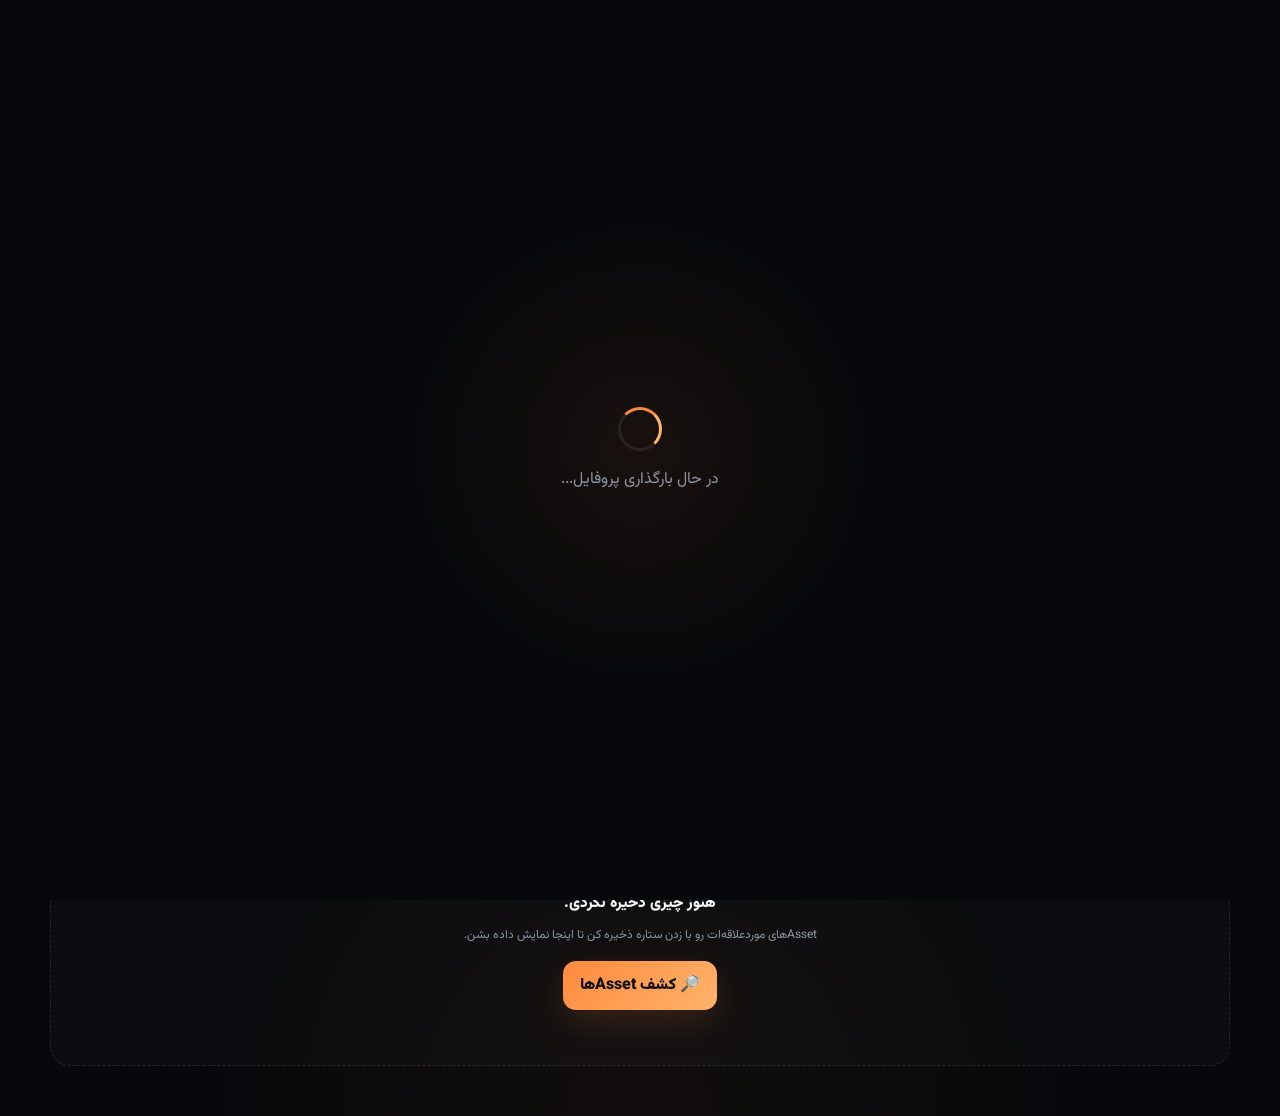
<file: profile.html>
<!DOCTYPE html>
<html lang="fa" dir="rtl">

<head>

  <meta charset="UTF-8">

  <meta
    name="viewport"
    content="width=device-width, initial-scale=1.0"
  >

  <title>حساب من | LoyalForge</title>

  <meta
    name="description"
    content="پروفایل کاربری در LoyalForge"
  >

  <!-- FONTS -->
  <link rel="preconnect" href="https://fonts.googleapis.com">
  <link rel="preconnect" href="https://fonts.gstatic.com" crossorigin>

  <link
    href="https://fonts.googleapis.com/css2?family=Inter:wght@400;500;600;700;800;900&family=Vazirmatn:wght@400;500;600;700;800;900&display=swap"
    rel="stylesheet"
  >

  <style>

:root {
  --bg: #07080b;
  --panel: #0d1016;
  --panel-2: #121620;
  --panel-3: #171c27;

  --border: rgba(255,255,255,.075);
--border-hover: rgba(255,138,61,.35);

--text: #f5f7fb;
--muted: #8e96a6;
--muted-2: #697181;

--accent: #ff8a3d;
--accent-2: #ffb36b;
  --success: #35d07f;
  --danger: #ff4d67;

  --radius: 22px;
}


* {
  box-sizing: border-box;
  margin: 0;
  padding: 0;
}


html {
  scroll-behavior: smooth;
}


body {
  min-height: 100vh;

  background:
    radial-gradient(
      circle at 8% 0%,
      rgba(255,138,61,.12),
      transparent 25%
    ),
    radial-gradient(
      circle at 92% 12%,
      rgba(108,78,255,.10),
      transparent 25%
    ),
    radial-gradient(
      circle at 50% 100%,
      rgba(255,138,61,.045),
      transparent 35%
    ),
    var(--bg);

  color: var(--text);

font-family:
  "Vazirmatn",
  "Inter",
  Arial,
  sans-serif;

  line-height: 1.7;
}


body::before {
  content: "";

  position: fixed;

  inset: 0;

  pointer-events: none;

  background:
    linear-gradient(
      rgba(255,255,255,.012) 1px,
      transparent 1px
    ),
    linear-gradient(
      90deg,
      rgba(255,255,255,.012) 1px,
      transparent 1px
    );

  background-size: 55px 55px;

  mask-image:
    linear-gradient(
      to bottom,
      black,
      transparent 70%
    );

  opacity: .45;
}


button,
input,
textarea {
  font: inherit;
}


button {
  cursor: pointer;
}


button:disabled {
  cursor: not-allowed;
  opacity: .6;
}


a {
  color: inherit;
  text-decoration: none;
}


.page {
  width: min(
    1180px,
    calc(100% - 32px)
  );

  margin: auto;
}


/* =========================
   TOPBAR
   ========================= */

.topbar {
  height: 82px;

  display: flex;

  align-items: center;
  justify-content: space-between;

  border-bottom:
    1px solid var(--border);
}


.brand {
  display: flex;

  align-items: center;

  gap: 12px;

  font-size: 20px;

  font-weight: 950;
}


.brand-mark {
  width: 42px;
  height: 42px;

  display: grid;

  place-items: center;

  border-radius: 14px;

  background:
    linear-gradient(
      135deg,
      var(--accent),
      var(--accent-2)
    );

  color: #111;

  font-size: 14px;

  font-weight: 1000;

  box-shadow:
    0 10px 30px
    rgba(255,138,61,.18);
}


.back-btn {
  display: inline-flex;

  align-items: center;

  gap: 8px;

  padding: 10px 16px;

  border:
    1px solid var(--border);

  border-radius: 13px;

  background:
    rgba(255,255,255,.035);

  color: var(--muted);

  transition:
    .25s ease;
}


.back-btn:hover {
  color: var(--text);

  border-color:
    var(--border-hover);

  background:
    rgba(255,138,61,.055);

  transform:
    translateY(-2px);
}


/* =========================
   PROFILE HERO
   ========================= */

.profile-hero {
  position: relative;

  margin-top: 38px;

  padding: 34px;

  overflow: hidden;

  border:
    1px solid var(--border);

  border-radius:
    var(--radius);

  background:
    linear-gradient(
      145deg,
      rgba(255,255,255,.055),
      rgba(255,255,255,.018)
    );

  box-shadow:
    0 35px 100px
    rgba(0,0,0,.28);

  backdrop-filter:
    blur(18px);
}


.profile-hero::before {
  content: "";

  position: absolute;

  width: 280px;
  height: 280px;

  top: -150px;
  right: -100px;

  border-radius: 50%;

  background:
    rgba(255,138,61,.12);

  filter:
    blur(50px);

  pointer-events: none;
}


.profile-hero::after {
  content: "";

  position: absolute;

  width: 220px;
  height: 220px;

  bottom: -150px;
  left: -80px;

  border-radius: 50%;

  background:
    rgba(91,73,255,.08);

  filter:
    blur(55px);

  pointer-events: none;
}


.profile-main {
  position: relative;

  z-index: 2;

  display: flex;

  align-items: center;

  gap: 25px;
}


/* =========================
   AVATAR
   ========================= */

.avatar-wrap {
  position: relative;

  flex-shrink: 0;
}


.avatar-wrap::before {
  content: "";

  position: absolute;

  inset: -7px;

  border-radius: 50%;

  background:
    conic-gradient(
      from 180deg,
      var(--accent),
      transparent,
      var(--accent-2),
      transparent,
      var(--accent)
    );

  opacity: .55;

  animation:
    avatarSpin 7s linear infinite;
}


.avatar {
  position: relative;

  z-index: 2;

  width: 112px;
  height: 112px;

  border-radius: 50%;

  overflow: hidden;

  display: grid;

  place-items: center;

  border:
    3px solid #11141a;

  background:
    linear-gradient(
      135deg,
      #1b202a,
      #0d1015
    );

  color:
    var(--accent-2);

  font-size: 38px;

  font-weight: 950;

  box-shadow:
    0 20px 55px
    rgba(0,0,0,.4);
}


.avatar img {
  width: 100%;
  height: 100%;

  object-fit: cover;

  transition:
    transform .35s ease;
}


.avatar:hover img {
  transform:
    scale(1.06);
}


@keyframes avatarSpin {
  to {
    transform:
      rotate(360deg);
  }
}


/* =========================
   PROFILE INFO
   ========================= */

.profile-info {
  min-width: 0;

  flex: 1;
}


.profile-name-row {
  display: flex;

  align-items: center;

  gap: 10px;

  flex-wrap: wrap;
}


.profile-name {
  font-size: 31px;

  font-weight: 950;

  letter-spacing: -.5px;

  word-break: break-word;
}


.profile-username {
  display: inline-block;

  margin-top: 2px;

  color:
    var(--accent-2);

  font-size: 14px;

  direction: ltr;

  text-align: right;

  opacity: .95;
}


.profile-email {
  margin-top: 3px;

  color:
    var(--muted);

  font-size: 13px;

  direction: ltr;

  text-align: right;
}


.profile-bio {
  margin-top: 10px;

  max-width: 700px;

  color:
    #c9ced8;

  font-size: 14px;

  white-space: pre-wrap;
}


.profile-joined {
  margin-top: 7px;

  color:
    var(--muted-2);

  font-size: 11px;
}


/* =========================
   CREATOR BADGE
   ========================= */

.creator-badge {
  display: inline-flex;

  align-items: center;

  gap: 5px;

  padding: 4px 9px;

  border-radius: 999px;

  background:
    rgba(255,138,61,.08);

  border:
    1px solid
    rgba(255,138,61,.18);

  color:
    var(--accent-2);

  font-size: 9px;

  font-weight: 950;

  letter-spacing: .6px;

  white-space: nowrap;

  box-shadow:
    0 5px 20px
    rgba(255,138,61,.06);
}


.creator-badge::before {
  content: "✦";

  color:
    var(--accent);

  font-size: 10px;
}


/* =========================
   ACTIONS
   ========================= */

.profile-actions {
  position: relative;

  z-index: 2;

  display: flex;

  flex-direction: column;

  gap: 9px;

  min-width: 175px;
}


.btn {
  border: 0;

  border-radius: 13px;

  padding: 11px 17px;

  font-weight: 850;

  transition:
    transform .22s ease,
    background .22s ease,
    border-color .22s ease,
    box-shadow .22s ease;
}


.btn-primary {
  background:
    linear-gradient(
      135deg,
      var(--accent),
      var(--accent-2)
    );

  color: #111;

  box-shadow:
    0 12px 35px
    rgba(255,138,61,.16);
}


.btn-primary:hover {
  transform:
    translateY(-2px);

  box-shadow:
    0 17px 45px
    rgba(255,138,61,.25);
}


.btn-secondary {
  background:
    rgba(255,255,255,.045);

  color:
    var(--text);

  border:
    1px solid var(--border);
}


.btn-secondary:hover {
  background:
    rgba(255,255,255,.08);

  border-color:
    rgba(255,255,255,.14);

  transform:
    translateY(-2px);
}


.btn-danger {
  background:
    rgba(255,77,103,.055);

  color:
    #ff7185;

  border:
    1px solid
    rgba(255,77,103,.15);
}


.btn-danger:hover {
  background:
    rgba(255,77,103,.11);

  border-color:
    rgba(255,77,103,.25);

  transform:
    translateY(-2px);
}


/* =========================
   STATS
   ========================= */

.stats {
  position: relative;
  z-index: 2;

  display: grid;
  grid-template-columns: repeat(5, minmax(0, 1fr));

  gap: 13px;
  margin-top: 28px;
}

.stat {
  position: relative;

  overflow: hidden;

  padding: 19px;

  border:
    1px solid var(--border);

  border-radius: 17px;

  background:
    rgba(255,255,255,.027);

  text-align: center;

  transition:
    transform .22s ease,
    border-color .22s ease,
    background .22s ease;
}


.stat::after {
  content: "";

  position: absolute;

  width: 80px;
  height: 80px;

  top: -45px;
  right: -35px;

  border-radius: 50%;

  background:
    rgba(255,138,61,.07);

  filter:
    blur(15px);
}


.stat:hover {
  transform:
    translateY(-3px);

  border-color:
    rgba(255,138,61,.18);

  background:
    rgba(255,255,255,.04);
}


.stat-value {
  display: block;

  font-size: 27px;

  font-weight: 950;
}


.stat-label {
  display: block;

  margin-top: 1px;

  color:
    var(--muted);

  font-size: 12px;
}


/* =========================
   CONTENT SECTION
   ========================= */

.section {
  margin-top: 42px;

  padding-bottom: 50px;
}


.section-title {
  display: flex;

  align-items: center;

  justify-content: space-between;

  margin-bottom: 18px;
}


.section-title h2 {
  position: relative;

  font-size: 23px;

  font-weight: 950;
}


.section-title h2::after {
  content: "";

  display: block;

  width: 34px;
  height: 3px;

  margin-top: 5px;

  border-radius: 999px;

  background:
    linear-gradient(
      90deg,
      var(--accent),
      var(--accent-2)
    );
}


/* =========================
   ASSETS GRID
   ========================= */

.assets-grid {
  display: grid;

  grid-template-columns:
    repeat(3, 1fr);

  gap: 18px;
}


.asset-card {
  position: relative;

  overflow: hidden;

  border:
    1px solid var(--border);

  border-radius: 19px;

  background:
    linear-gradient(
      145deg,
      var(--panel-2),
      var(--panel)
    );

  cursor: pointer;

  transition:
    transform .3s cubic-bezier(.2,.8,.2,1),
    border-color .3s ease,
    box-shadow .3s ease;
}


.asset-card::before {
  content: "";

  position: absolute;

  inset: 0;

  z-index: 2;

  pointer-events: none;

  background:
    linear-gradient(
      135deg,
      rgba(255,255,255,.07),
      transparent 35%
    );

  opacity: 0;

  transition:
    opacity .3s ease;
}


.asset-card:hover {
  transform:
    translateY(-7px);

  border-color:
    var(--border-hover);

  box-shadow:
    0 25px 65px
    rgba(0,0,0,.34);
}


.asset-card:hover::before {
  opacity: 1;
}


.asset-preview {
  height: 205px;

  overflow: hidden;

  background:
    #0a0c10;
}


.asset-preview img {
  width: 100%;
  height: 100%;

  display: block;

  object-fit: cover;

  transition:
    transform .5s cubic-bezier(.2,.8,.2,1),
    filter .35s ease;
}


.asset-card:hover
.asset-preview img {
  transform:
    scale(1.055);

  filter:
    saturate(1.05);
}


.asset-placeholder {
  width: 100%;
  height: 100%;

  display: grid;

  place-items: center;

  color:
    var(--muted-2);

  font-size: 11px;

  font-weight: 900;

  letter-spacing: 1px;
}


.asset-content {
  padding: 16px 17px 17px;
}


.asset-category {
  display: inline-flex;

  padding: 3px 8px;

  border-radius: 7px;

  background:
    rgba(255,138,61,.07);

  color:
    var(--accent-2);

  font-size: 9px;

  font-weight: 950;

  letter-spacing: .3px;
}


.asset-title {
  margin-top: 8px;

  font-size: 17px;

  font-weight: 900;

  white-space: nowrap;

  overflow: hidden;

  text-overflow: ellipsis;
}


.asset-meta {
  display: flex;

  justify-content: space-between;

  align-items: center;

  margin-top: 10px;

  color:
    var(--muted);

  font-size: 11px;
}


.asset-meta span {
  display: inline-flex;

  align-items: center;

  gap: 4px;
}


.asset-date {
  margin-top: 8px;

  color:
    var(--muted-2);

  font-size: 10px;
}


/* =========================
   EMPTY
   ========================= */

.empty {
  display: flex;

  flex-direction: column;

  align-items: center;

  justify-content: center;

  gap: 8px;

  padding: 55px 20px;

  border:
    1px dashed
    rgba(255,255,255,.11);

  border-radius: 20px;

  background:
    rgba(255,255,255,.018);

  color:
    var(--muted);

  text-align: center;
}


.empty::before {
  content: "◈";

  display: block;

  margin-bottom: 2px;

  color:
    var(--accent);

  font-size: 25px;
}


.empty strong {
  color:
    var(--text);

  font-size: 15px;

  font-weight: 900;
}


.empty span {
  max-width: 420px;

  color:
    var(--muted);

  font-size: 12px;
}


.empty .btn {
  margin-top: 8px;
}


/* =========================
   MODAL
   ========================= */

.modal {
  position: fixed;

  inset: 0;

  z-index: 1000;

  display: none;

  align-items: center;

  justify-content: center;

  padding: 20px;

  background:
    rgba(0,0,0,.78);

  backdrop-filter:
    blur(14px);
}


.modal.open {
  display: flex;

  animation:
    modalFade .2s ease;
}


@keyframes modalFade {
  from {
    opacity: 0;
  }

  to {
    opacity: 1;
  }
}


.modal-box {
  width: min(
    600px,
    100%
  );

  max-height: 90vh;

  overflow-y: auto;

  padding: 29px;

  border:
    1px solid
    rgba(255,255,255,.1);

  border-radius: 24px;

  background:
    linear-gradient(
      145deg,
      #161a23,
      #0c0f14
    );

  box-shadow:
    0 45px 110px
    rgba(0,0,0,.6);

  animation:
    modalUp .25s ease;
}


@keyframes modalUp {
  from {
    transform:
      translateY(12px)
      scale(.98);

    opacity: 0;
  }

  to {
    transform:
      translateY(0)
      scale(1);

    opacity: 1;
  }
}


.modal-header {
  display: flex;

  align-items: center;

  justify-content: space-between;

  margin-bottom: 24px;
}


.modal-header h2 {
  font-size: 23px;

  font-weight: 950;
}


.close-btn {
  width: 38px;
  height: 38px;

  border-radius: 11px;

  border:
    1px solid var(--border);

  background:
    rgba(255,255,255,.04);

  color:
    var(--muted);

  font-size: 20px;

  transition: .2s ease;
}


.close-btn:hover {
  color: white;

  background:
    rgba(255,255,255,.08);

  transform:
    rotate(4deg);
}


/* =========================
   AVATAR EDITOR
   ========================= */

.avatar-editor {
  display: flex;

  align-items: center;

  gap: 18px;

  margin-bottom: 24px;

  padding: 14px;

  border:
    1px solid var(--border);

  border-radius: 16px;

  background:
    rgba(255,255,255,.025);
}


.edit-avatar {
  width: 82px;
  height: 82px;

  flex-shrink: 0;

  overflow: hidden;

  border-radius: 50%;

  display: grid;

  place-items: center;

  background:
    #191c24;

  border:
    2px solid
    rgba(255,138,61,.3);

  color:
    var(--accent-2);

  font-size: 28px;

  font-weight: 900;
}


.edit-avatar img {
  width: 100%;
  height: 100%;

  object-fit: cover;
}


.avatar-upload {
  position: relative;

  display: inline-flex;
}


.avatar-upload input {
  position: absolute;

  width: 1px;
  height: 1px;

  opacity: 0;
}


.avatar-label {
  display: inline-flex;

  padding: 10px 14px;

  border-radius: 11px;

  background:
    rgba(255,255,255,.06);

  border:
    1px solid var(--border);

  color:
    #ddd;

  cursor: pointer;

  font-size: 13px;

  transition: .2s ease;
}


.avatar-label:hover {
  background:
    rgba(255,255,255,.1);

  border-color:
    rgba(255,138,61,.25);
}


.avatar-help {
  margin-top: 5px;

  color:
    var(--muted);

  font-size: 11px;
}


/* =========================
   FORM
   ========================= */

.field {
  margin-bottom: 17px;
}


.field label {
  display: block;

  margin-bottom: 7px;

  color:
    #c9ccd4;

  font-size: 13px;

  font-weight: 800;
}


.field input,
.field textarea {
  width: 100%;

  outline: none;

  border:
    1px solid
    rgba(255,255,255,.09);

  border-radius: 13px;

  background:
    rgba(0,0,0,.22);

  color:
    var(--text);

  padding: 13px 14px;

  transition:
    border-color .2s ease,
    box-shadow .2s ease,
    background .2s ease;
}


.field input:hover,
.field textarea:hover {
  background:
    rgba(0,0,0,.28);
}


.field input:focus,
.field textarea:focus {
  border-color:
    rgba(255,138,61,.55);

  box-shadow:
    0 0 0 4px
    rgba(255,138,61,.08);

  background:
    rgba(0,0,0,.3);
}


.field textarea {
  min-height: 115px;

  resize: vertical;
}


.username-wrap {
  direction: ltr;
}


.username-wrap input {
  text-align: left;
}


/* =========================
   FORM ACTIONS
   ========================= */

.form-actions {
  display: flex;

  gap: 10px;

  margin-top: 24px;
}


.form-actions .btn {
  flex: 1;
}


/* =========================
   MESSAGES
   ========================= */

.message {
  display: none;

  margin-bottom: 17px;

  padding: 11px 13px;

  border-radius: 11px;

  font-size: 13px;
}


.message.show {
  display: block;
}


.message.error {
  color:
    #ff8998;

  background:
    rgba(255,77,103,.08);

  border:
    1px solid
    rgba(255,77,103,.15);
}


.message.success {
  color:
    #6ee3a2;

  background:
    rgba(53,208,127,.08);

  border:
    1px solid
    rgba(53,208,127,.15);
}


/* =========================
   LOADING
   ========================= */

.loading {
  position: fixed;

  inset: 0;

  z-index: 2000;

  display: grid;

  place-items: center;

  background:
    radial-gradient(
      circle at center,
      rgba(255,138,61,.07),
      transparent 30%
    ),
    var(--bg);

  transition:
    opacity .3s ease;
}


.loading.hidden {
  display: none;
}


.loader-box {
  text-align: center;

  color:
    var(--muted);
}


.loader {
  width: 44px;
  height: 44px;

  margin:
    0 auto 15px;

  border-radius: 50%;

  border:
    3px solid
    rgba(255,255,255,.08);

  border-top-color:
    var(--accent);

  border-right-color:
    var(--accent-2);

  animation:
    spin .8s linear infinite;
}


@keyframes spin {
  to {
    transform:
      rotate(360deg);
  }
}


/* =========================
   SCROLLBAR
   ========================= */

::-webkit-scrollbar {
  width: 9px;
}


::-webkit-scrollbar-track {
  background:
    #08090c;
}


::-webkit-scrollbar-thumb {
  background:
    #272c36;

  border-radius:
    999px;
}


::-webkit-scrollbar-thumb:hover {
  background:
    #353c49;
}


/* =========================
   RESPONSIVE
   ========================= */

@media (max-width: 900px) {

.profile-main {
  align-items: flex-start;
  flex-wrap: wrap;
  width: 100%;
  min-width: 0;
}


  .profile-actions {
    width: 100%;

    min-width: 0;

    margin-right: 0;

    flex-direction:
      row;
  }


  .profile-actions .btn {
    flex: 1;
  }


  .assets-grid {
    grid-template-columns:
      repeat(2, 1fr);
  }

}


@media (max-width: 600px) {

  .page {
    width:
      calc(100% - 20px);
  }


  .topbar {
    height: 70px;
  }


  .brand {
    font-size: 17px;
  }


  .brand-mark {
    width: 37px;
    height: 37px;

    border-radius: 12px;
  }


  .back-btn {
    padding:
      8px 12px;

    font-size: 13px;
  }


  .profile-hero {
    margin-top: 22px;

    padding: 22px 17px;
  }


  .profile-main {
    flex-direction:
      column;

    align-items:
      center;

    text-align:
      center;
  }


  .profile-info {
    width: 100%;
  }


  .profile-name-row {
    justify-content:
      center;
  }


  .profile-name {
    font-size: 25px;
  }


  .profile-username,
  .profile-email {
    text-align:
      center;
  }


  .profile-bio {
    font-size: 13px;
  }


  .profile-joined {
    font-size: 10px;
  }


  .profile-actions {
    width: 100%;

    flex-direction:
      column;
  }


  .stats {
    grid-template-columns:
      1fr;

    margin-top: 22px;
  }


  .assets-grid {
    grid-template-columns:
      1fr;

    gap: 14px;
  }


  .asset-preview {
    height: 215px;
  }


  .section {
    margin-top: 32px;
  }


  .modal {
    padding:
      12px;
  }


  .modal-box {
    padding:
      22px 17px;

    border-radius:
      20px;
  }


  .avatar-editor {
    align-items:
      flex-start;
  }


  .form-actions {
    flex-direction:
      column;
  }

}


/* ===== LOYALFORGE PREMIUM FOLLOW BUTTON ===== */

#followBtn {
  position: relative;
  isolation: isolate;
  overflow: hidden;
  width: 100%;
  min-height: 50px;
  padding: 13px 22px;
  border: 1px solid transparent;
  border-radius: 15px;
  font-family: "Inter", "Vazirmatn", sans-serif;
  font-size: 13px;
  font-weight: 900;
  letter-spacing: .6px;
  cursor: pointer;
  transition:
    transform .25s ease,
    box-shadow .3s ease,
    background .3s ease,
    border-color .3s ease,
    color .3s ease;
}

/* نور متحرک روی دکمه */
#followBtn::before {
  content: "";
  position: absolute;
  top: -50%;
  left: -120%;
  width: 55%;
  height: 200%;
  background: linear-gradient(
    90deg,
    transparent,
    rgba(255,255,255,.55),
    transparent
  );
  transform: skewX(-22deg);
  transition: left .65s ease;
  pointer-events: none;
  z-index: -1;
}

#followBtn:hover::before {
  left: 160%;
}

/* FOLLOW */
#followBtn.btn-primary {
  color: #17100b;
  background: linear-gradient(
    115deg,
    #ff8738 0%,
    #ffc078 48%,
    #ff984b 100%
  );
  background-size: 180% 180%;
  border-color: rgba(255,220,180,.6);
  box-shadow:
    0 5px 18px rgba(255,138,61,.22),
    inset 0 1px 0 rgba(255,255,255,.55);
}

#followBtn.btn-primary:hover {
  transform: translateY(-3px) scale(1.015);
  border-color: #ffe0bd;
  box-shadow:
    0 10px 30px rgba(255,138,61,.34),
    0 0 22px rgba(255,138,61,.13),
    inset 0 1px 0 rgba(255,255,255,.65);
}

/* FOLLOWING */
#followBtn.btn-secondary {
  color: #ffc18e;
  background: linear-gradient(
    135deg,
    rgba(255,138,61,.13),
    rgba(255,255,255,.025)
  );
  border-color: rgba(255,160,95,.32);
  box-shadow:
    inset 0 1px 0 rgba(255,255,255,.04),
    0 4px 15px rgba(0,0,0,.12);
  backdrop-filter: blur(10px);
}

#followBtn.btn-secondary:hover {
  color: #fff2e7;
  background: linear-gradient(
    135deg,
    rgba(255,138,61,.23),
    rgba(255,255,255,.045)
  );
  border-color: rgba(255,177,120,.65);
  transform: translateY(-2px);
  box-shadow:
    0 8px 24px rgba(255,138,61,.13),
    inset 0 0 15px rgba(255,138,61,.045);
}

/* CLICK */
#followBtn:active {
  transform: scale(.965);
  box-shadow: 0 2px 8px rgba(255,138,61,.15);
}

/* FOCUS */
#followBtn:focus-visible {
  outline: 2px solid #ffc18e;
  outline-offset: 4px;
}

/* LOADING / DISABLED */
#followBtn:disabled {
  cursor: wait;
  opacity: .65;
  transform: none;
  filter: saturate(.7);
}

/* ACCESSIBILITY */
@media (prefers-reduced-motion: reduce) {
  #followBtn,
  #followBtn::before {
    transition: none;
  }
}

</style>

  <!-- =========================
       LOADING
       ========================= -->

  <div
    class="loading"
    id="loading"
  >

    <div class="loader-box">

      <div class="loader"></div>

      <div>
        در حال بارگذاری پروفایل...
      </div>

    </div>

  </div>


  <div class="page">

    <!-- =========================
         HEADER
         ========================= -->

    <header class="topbar">

      <a
        href="index.html"
        class="brand"
      >

        <div class="brand-mark">
          LF
        </div>

        <span>
          LoyalForge
        </span>

      </a>


      <a
        href="index.html"
        class="back-btn"
      >
        ← بازگشت
      </a>

    </header>


    <!-- =========================
         PROFILE
         ========================= -->

    <main>

      <section class="profile-hero">

        <div class="profile-main">

          <div class="avatar-wrap">

            <div
              class="avatar"
              id="profileAvatar"
            >
              ?
            </div>

          </div>


          <div class="profile-info">

            <div class="profile-name-row">

              <h1
                class="profile-name"
                id="profileName"
              >
                -
              </h1>

              <span class="creator-badge">
                LOYALFORGE CREATOR
              </span>

            </div>


            <div
              class="profile-username"
              id="profileUsername"
            >
              @-
            </div>


            <div
              class="profile-email"
              id="profileEmail"
            >
              -
            </div>


            <div
              class="profile-bio"
              id="profileBio"
            >
              هنوز بیویی نوشته نشده.
            </div>


            <div
              class="profile-joined"
              id="profileJoined"
            >
            </div>

          </div>


          <div class="profile-actions">
            
            <a
              class="btn btn-primary"
              href="upload.html"
              id="uploadContentBtn"
            >
              ⬆️ آپلود محتوا
            </a>


            <button
              class="btn btn-secondary"
              id="editProfileBtn"
              type="button"
            >
              ✏️ ویرایش پروفایل
            </button>


            <button
              class="btn btn-danger"
              id="logoutBtn"
              type="button"
            >
              خروج از حساب
            </button>

            <button
              class="btn btn-primary"
              id="followBtn"
              type="button"
              style="display:none"
            >
              + Follow
            </button>

          </div>

        </div>


        <!-- =========================
             STATS
             ========================= -->

        <div class="stats">

          <div class="stat">

            <span
              class="stat-value"
              id="assetCount"
            >
              0
            </span>

            <span class="stat-label">
              محتوای منتشرشده
            </span>

          </div>


          <div class="stat">

            <span
              class="stat-value"
              id="downloadCount"
            >
              0
            </span>

            <span class="stat-label">
              دانلود
            </span>

          </div>


          <div class="stat">

            <span
              class="stat-value"
              id="likeCount"
            >
              0
            </span>

            <span class="stat-label">
              لایک
            </span>

          </div>
          <div class="stat">
            <span class="stat-value" id="followersCount">0</span>
            <span class="stat-label">دنبال‌کننده‌ها</span>
          </div>

          <div class="stat">
            <span class="stat-value" id="followingCount">0</span>
            <span class="stat-label">دنبال‌شوندگان</span>
          </div>
        </div>

      </section>



      <!-- =========================
           USER CONTENT
           ========================= -->

      <section class="section">

        <div class="section-title">
          <h2>
            محتوای من
          </h2>
        </div>

        <div
          class="assets-grid"
          id="assetsGrid"
        ></div>

        <div
          class="empty"
          id="emptyState"
          style="display:none"
        >
          <strong>
            هنوز محتوایی منتشر نکردی.
          </strong>

          <span>
            اولین Asset خودت رو منتشر کن و پروفایلت رو کامل‌تر کن.
          </span>

          <a
            href="upload.html"
            class="btn btn-primary"
          >
            ⬆️ انتشار Asset
          </a>
        </div>

      </section>

      <!-- =========================
           FAVORITE ASSETS
           ========================= -->

      <section class="section">

        <div class="section-title">
          <h2>
            علاقه‌مندی‌های من
          </h2>
        </div>

        <div
          class="assets-grid"
          id="favoritesGrid"
        ></div>

        <div
          class="empty"
          id="favoritesEmpty"
        >
          <strong>
            هنوز چیزی ذخیره نکردی.
          </strong>

          <span>
            Assetهای موردعلاقه‌ات رو با زدن ستاره ذخیره کن تا اینجا نمایش داده بشن.
          </span>

          <a
            href="index.html"
            class="btn btn-primary"
          >
            🔎 کشف Assetها
          </a>
        </div>

      </section>

    </main>

  </div>


  <!-- =========================
       EDIT PROFILE MODAL
       ========================= -->

  <div
    class="modal"
    id="editModal"
    aria-hidden="true"
  >

    <div class="modal-box">

      <div class="modal-header">

        <h2>
          ویرایش پروفایل
        </h2>

        <button
          class="close-btn"
          id="closeEditBtn"
          type="button"
          aria-label="بستن"
        >
          ×
        </button>

      </div>


      <div
        class="message"
        id="editMessage"
      ></div>


      <!-- AVATAR -->

      <div class="avatar-editor">

        <div
          class="edit-avatar"
          id="editAvatar"
        >
          ?
        </div>


        <div>

          <div class="avatar-upload">

            <label
              class="avatar-label"
              for="avatarInput"
            >
              🖼️ انتخاب عکس پروفایل
            </label>

            <input
              type="file"
              id="avatarInput"
              accept="image/png,image/jpeg,image/webp"
            >

          </div>


          <div class="avatar-help">
            PNG / JPG / WEBP — حداکثر 5MB
          </div>

        </div>

      </div>


      <!-- DISPLAY NAME -->

      <div class="field">

        <label for="displayNameInput">
          نام نمایشی
        </label>

        <input
          type="text"
          id="displayNameInput"
          maxlength="40"
          placeholder="مثلاً Taha Loyal Guy"
        >

      </div>


      <!-- USERNAME -->

      <div class="field">

        <label for="usernameInput">
          نام کاربری
        </label>

        <div class="username-wrap">

          <input
            type="text"
            id="usernameInput"
            maxlength="30"
            placeholder="tahaloyalguy"
            autocomplete="username"
          >

        </div>

      </div>


      <!-- BIO -->

      <div class="field">

        <label for="bioInput">
          درباره من
        </label>

        <textarea
          id="bioInput"
          maxlength="180"
          placeholder="مثلاً Minecraft Designer & Creator"
        ></textarea>

      </div>


      <!-- ACTIONS -->

      <div class="form-actions">

        <button
          class="btn btn-secondary"
          id="cancelEditBtn"
          type="button"
        >
          لغو
        </button>

        <button
          class="btn btn-primary"
          id="saveProfileBtn"
          type="button"
        >
          ذخیره تغییرات
        </button>

      </div>

    </div>

  </div>


  <script type="module">

    import {
      createClient
    } from "https://esm.sh/@supabase/supabase-js@2";


    // =========================
    // SUPABASE
    // =========================

    const SUPABASE_URL =
      "https://ywrbojtzkkygahxqeueg.supabase.co";


    const SUPABASE_KEY =
      "sb_publishable_bs-iScKh5LNlPhoCUfZybQ_yMVR0OmL";


    const supabase =
      createClient(
        SUPABASE_URL,
        SUPABASE_KEY
      );


    // =========================
    // DOM
    // =========================

    const loading =
      document.getElementById("loading");


    const profileAvatar =
      document.getElementById("profileAvatar");


    const editAvatar =
      document.getElementById("editAvatar");


    const profileName =
      document.getElementById("profileName");


    const profileUsername =
      document.getElementById("profileUsername");


    const profileEmail =
      document.getElementById("profileEmail");


    const profileBio =
      document.getElementById("profileBio");


    const profileJoined =
      document.getElementById("profileJoined");


    const assetCount =
      document.getElementById("assetCount");


    const downloadCount =
      document.getElementById("downloadCount");


    const likeCount =
      document.getElementById("likeCount");


    const assetsGrid =
      document.getElementById("assetsGrid");

    
    const favoritesGrid =
      document.getElementById("favoritesGrid");

    
    const favoritesEmpty =
      document.getElementById("favoritesEmpty");


    const emptyState =
      document.getElementById("emptyState");
    const followBtn = document.getElementById("followBtn");
    const followersCount = document.getElementById("followersCount");
    const followingCount = document.getElementById("followingCount");
    const uploadContentBtn = document.getElementById("uploadContentBtn");
    const favoritesSection = favoritesGrid.closest(".section");

    let profileUserId = null;
    let isOwnProfile = true;
    let isFollowingProfile = false;
    let followActionBusy = false;


    // =========================
    // EDIT DOM
    // =========================

    const editModal =
      document.getElementById("editModal");


    const editProfileBtn =
      document.getElementById("editProfileBtn");


    const closeEditBtn =
      document.getElementById("closeEditBtn");


    const cancelEditBtn =
      document.getElementById("cancelEditBtn");


    const saveProfileBtn =
      document.getElementById("saveProfileBtn");


    const avatarInput =
      document.getElementById("avatarInput");


    const displayNameInput =
      document.getElementById("displayNameInput");


    const usernameInput =
      document.getElementById("usernameInput");


    const bioInput =
      document.getElementById("bioInput");


    const editMessage =
      document.getElementById("editMessage");


    // =========================
    // STATE
    // =========================

    let currentUser = null;

    let currentProfile = null;

    let selectedAvatarFile = null;

    let avatarPreviewUrl = null;


    // =========================
    // HELPERS
    // =========================

    function escapeHTML(value) {

      if (
        value === null ||
        value === undefined
      ) {
        return "";
      }


      return String(value)
        .replaceAll("&", "&amp;")
        .replaceAll("<", "&lt;")
        .replaceAll(">", "&gt;")
        .replaceAll('"', "&quot;")
        .replaceAll("'", "&#039;");

    }


    function formatNumber(value) {

      const number =
        Number(value || 0);


      if (number >= 1000000) {

        return (
          (number / 1000000)
            .toFixed(1)
          + "M"
        );

      }


      if (number >= 1000) {

        return (
          (number / 1000)
            .toFixed(1)
          + "K"
        );

      }


      return number.toString();

    }


    function getInitial(name) {

      const value =
        String(name || "?")
          .trim();


      return (
        value.charAt(0)
          .toUpperCase()
      );

    }


    function formatJoinDate(date) {

      if (!date) {
        return "";
      }


      try {

        return new Intl.DateTimeFormat(
          "fa-IR",
          {
            year: "numeric",
            month: "long",
            day: "numeric"
          }
        ).format(
          new Date(date)
        );

      }

      catch {

        return "";

      }

    }


    function formatAssetDate(date) {

      if (!date) {
        return "";
      }


      try {

        return new Intl.DateTimeFormat(
          "fa-IR",
          {
            year: "numeric",
            month: "short",
            day: "numeric"
          }
        ).format(
          new Date(date)
        );

      }

      catch {

        return "";

      }

    }


    function getCacheBustedUrl(url) {

      if (!url) {
        return null;
      }


      return (
        url +
        (
          url.includes("?")
            ? "&"
            : "?"
        ) +
        "v=" +
        Date.now()
      );

    }


    function setAvatar(
      element,
      avatarUrl,
      name
    ) {

      if (!element) {
        return;
      }


      if (avatarUrl) {

        element.innerHTML = `
          <img
            src="${escapeHTML(avatarUrl)}"
            alt="Avatar"
            loading="eager"
          >
        `;

      }

      else {

        element.textContent =
          getInitial(name);

      }

    }


    function showEditMessage(
      message,
      type = "error"
    ) {

      if (!editMessage) {
        return;
      }


      editMessage.textContent =
        message;


      editMessage.classList.remove(
        "error",
        "success"
      );


      editMessage.classList.add(
        type,
        "show"
      );

    }


    function clearEditMessage() {

      if (!editMessage) {
        return;
      }


      editMessage.textContent =
        "";


      editMessage.classList.remove(
        "error",
        "success",
        "show"
      );

    }


    // =========================
    // LOAD USER
    // =========================

    async function loadProfile() {

      try {

        const {
          data,
          error
        } =
          await supabase.auth.getUser();

        if (error) {
          console.error("PROFILE AUTH ERROR:", error);
          alert("خطای بررسی ورود: " + error.message);
          return;
        }

        if (!data?.user) {
          console.log("PROFILE SESSION:", await supabase.auth.getSession());
          alert("نشست کاربر پیدا نشد. دوباره وارد شو.");
          window.location.href = "auth.html";
          return;
        }



currentUser = data.user;

const params = new URLSearchParams(window.location.search);
const requestedId = params.get("id");

profileUserId = requestedId || currentUser.id;
isOwnProfile = profileUserId === currentUser.id;

if (!isOwnProfile) {
  editProfileBtn.style.display = "none";
  logoutBtn.style.display = "none";
  uploadContentBtn.style.display = "none";
  profileEmail.style.display = "none";
  followBtn.style.display = "block";
  favoritesSection.style.display = "none";
}

await loadProfileData();
await loadUserAssets();

if (isOwnProfile) {
  await loadUserFavorites();
}

await loadFollowStats();

if (!isOwnProfile) {
  await refreshFollowState();
}

} catch (error) {

        console.error(
          "Profile initialization error:",
          error
        );

        if (loading) {

          loading.classList.add(
            "hidden"
          );

        }

        alert(
          "بارگذاری پروفایل انجام نشد. دوباره صفحه را باز کن."
        );

      }

      finally {

        if (loading) {

          loading.classList.add(
            "hidden"
          );

        }

      }

    }


    // =========================
    // LOAD PROFILE DATA
    // =========================

   
async function loadProfileData() {
  const { data, error } = await supabase
    .from("profiles")
    .select("id, username, display_name, avatar_url, bio")
    .eq("id", profileUserId)
    .maybeSingle();

  if (error) {
    console.error("Profile load error:", error);
    throw error;
  }

  currentProfile = data || {};

  // فقط برای پروفایل خودت از اطلاعات حساب فعلی استفاده کن.
  const username = currentProfile.username ||
    (isOwnProfile
      ? currentUser.user_metadata?.username ||
        currentUser.email?.split("@")[0]
      : null) ||
    "user";

  const displayName = currentProfile.display_name ||
    (isOwnProfile
      ? currentUser.user_metadata?.display_name
      : null) ||
    username;

  const bio = currentProfile.bio || "";
  const avatarUrl = getCacheBustedUrl(currentProfile.avatar_url);

  profileName.textContent = displayName;
  profileUsername.textContent = "@" + username;
  profileEmail.textContent = isOwnProfile
    ? currentUser.email || ""
    : "";

  profileBio.textContent = bio || "هنوز بیویی نوشته نشده.";

  // تاریخ عضویت حساب فعلی را برای پروفایل دیگران نمایش نده.
  if (profileJoined) {
    const joined = isOwnProfile
      ? formatJoinDate(currentUser.created_at)
      : "";

    profileJoined.textContent = joined
      ? `عضو LoyalForge از ${joined}`
      : "";
  }

  setAvatar(profileAvatar, avatarUrl, displayName);

  // پر کردن فرم ویرایش
  displayNameInput.value = displayName;
  usernameInput.value = username;
  bioInput.value = bio;

  setAvatar(editAvatar, avatarUrl, displayName);
}

    // =========================
    // LOAD USER ASSETS
    // =========================

    async function loadUserAssets() {
      const { data, error } = await supabase
        .from("assets")
        .select(`
          id,
          title,
          slug,
          category,
          preview_url,
          downloads,
          likes,
          created_at
        `)
        .eq("user_id", profileUserId)
        .eq("status", "published")
        .order("created_at", { ascending: false });

      if (error) {
        console.error("Assets load error:", error);

        assetsGrid.innerHTML = "";

        emptyState.innerHTML = `
          <strong>محتوای شما بارگذاری نشد.</strong>
          <span>اتصال به سرور یا اطلاعات محتوا را بررسی کن.</span>
        `;

        emptyState.style.display = "flex";
        return;
      }

      const assets = data || [];

      const totalDownloads = assets.reduce(
        (total, asset) => total + Number(asset.downloads || 0),
        0
      );

      const totalLikes = assets.reduce(
        (total, asset) => total + Number(asset.likes || 0),
        0
      );

      assetCount.textContent = formatNumber(assets.length);
      downloadCount.textContent = formatNumber(totalDownloads);
      likeCount.textContent = formatNumber(totalLikes);

      if (assets.length === 0) {
        assetsGrid.innerHTML = "";

        emptyState.innerHTML = `
          <strong>هنوز محتوایی منتشر نکردی.</strong>
          <span>اولین Asset خودت رو منتشر کن و پروفایلت رو کامل‌تر کن.</span>
          <a href="upload.html" class="btn btn-primary">
            ⬆️ انتشار Asset
          </a>
        `;

        emptyState.style.display = "flex";
        return;
      }

      emptyState.style.display = "none";

      assetsGrid.innerHTML = assets.map(asset => {
        const preview = asset.preview_url
          ? `
            <img
              src="${escapeHTML(asset.preview_url)}"
              alt="${escapeHTML(asset.title || "Asset")}"
              loading="lazy"
            >
          `
          : `<div class="asset-placeholder">NO PREVIEW</div>`;

        const formattedDate = formatAssetDate(asset.created_at);

        return `
          <article
            class="asset-card"
            data-id="${escapeHTML(asset.id)}"
            data-slug="${escapeHTML(asset.slug || "")}"
          >
            <div class="asset-preview">
              ${preview}
            </div>

            <div class="asset-content">
              <div class="asset-category">
                ${escapeHTML(asset.category || "Other")}
              </div>

              <div class="asset-title">
                ${escapeHTML(asset.title || "بدون عنوان")}
              </div>

              <div class="asset-meta">
                <span>♥ ${formatNumber(asset.likes)}</span>
                <span>↓ ${formatNumber(asset.downloads)}</span>
              </div>

              ${
                formattedDate
                  ? `
                    <div class="asset-date">
                      📅 ${escapeHTML(formattedDate)}
                    </div>
                  `
                  : ""
              }
            </div>
          </article>
        `;
      }).join("");

      assetsGrid.querySelectorAll(".asset-card").forEach(card => {
        card.addEventListener("click", () => {
          const slug = card.dataset.slug;
          const id = card.dataset.id;

          window.location.href = slug
            ? `asset.html?slug=${encodeURIComponent(slug)}`
            : `asset.html?id=${encodeURIComponent(id)}`;
        });
      });
    }


    // =========================
    // LOAD USER FAVORITES
    // =========================

    async function loadUserFavorites() {
      favoritesGrid.innerHTML = "";
      favoritesEmpty.style.display = "none";

      const { data: favorites, error: favoritesError } = await supabase
        .from("asset_favorites")
        .select("asset_id")
        .eq("user_id", currentUser.id);

      if (favoritesError) {
        console.error("Favorites load error:", favoritesError);

        favoritesEmpty.innerHTML = `
          <strong>علاقه‌مندی‌ها بارگذاری نشد.</strong>
          <span>دسترسی جدول asset_favorites در Supabase رو بررسی کن.</span>
        `;

        favoritesEmpty.style.display = "flex";
        return;
      }

      const ids = [
        ...new Set((favorites || []).map(item => item.asset_id))
      ];

      if (ids.length === 0) {
        favoritesEmpty.innerHTML = `
          <strong>هنوز چیزی ذخیره نکردی.</strong>
          <span>
            Assetهای موردعلاقه‌ات رو با زدن ستاره ذخیره کن تا اینجا نمایش داده بشن.
          </span>
          <a href="index.html" class="btn btn-primary">
            🔎 کشف Assetها
          </a>
        `;

        favoritesEmpty.style.display = "flex";
        return;
      }

      const { data: assets, error: assetsError } = await supabase
        .from("assets")
        .select(`
          id,
          title,
          slug,
          category,
          preview_url,
          downloads,
          likes,
          created_at
        `)
        .in("id", ids)
        .eq("status", "published");

      if (assetsError) {
        console.error("Favorite assets load error:", assetsError);

        favoritesEmpty.innerHTML = `
          <strong>Assetهای ذخیره‌شده بارگذاری نشدند.</strong>
          <span>دسترسی خواندن اطلاعات Assetها در Supabase رو بررسی کن.</span>
        `;

        favoritesEmpty.style.display = "flex";
        return;
      }

      if (!assets || assets.length === 0) {
        favoritesEmpty.innerHTML = `
          <strong>Asset ذخیره‌شده‌ای برای نمایش وجود نداره.</strong>
          <span>ممکنه Assetهای ذخیره‌شده حذف شده باشن یا منتشر نباشن.</span>
          <a href="index.html" class="btn btn-primary">
            🔎 کشف Assetها
          </a>
        `;

        favoritesEmpty.style.display = "flex";
        return;
      }

      favoritesGrid.innerHTML = assets.map(asset => {
        const preview = asset.preview_url
          ? `
            <img
              src="${escapeHTML(asset.preview_url)}"
              alt="${escapeHTML(asset.title || "Asset")}"
              loading="lazy"
            >
          `
          : `<div class="asset-placeholder">NO PREVIEW</div>`;

        const formattedDate = formatAssetDate(asset.created_at);

        return `
          <article
            class="asset-card"
            data-id="${escapeHTML(asset.id)}"
            data-slug="${escapeHTML(asset.slug || "")}"
          >
            <div class="asset-preview">
              ${preview}
            </div>

            <div class="asset-content">
              <div class="asset-category">
                ${escapeHTML(asset.category || "Other")}
              </div>

              <div class="asset-title">
                ${escapeHTML(asset.title || "بدون عنوان")}
              </div>

              <div class="asset-meta">
                <span>♥ ${formatNumber(asset.likes)}</span>
                <span>↓ ${formatNumber(asset.downloads)}</span>
              </div>

              ${
                formattedDate
                  ? `
                    <div class="asset-date">
                      📅 ${escapeHTML(formattedDate)}
                    </div>
                  `
                  : ""
              }
            </div>
          </article>
        `;
      }).join("");

      favoritesGrid.querySelectorAll(".asset-card").forEach(card => {
        card.addEventListener("click", () => {
          const slug = card.dataset.slug;
          const id = card.dataset.id;

          window.location.href = slug
            ? `asset.html?slug=${encodeURIComponent(slug)}`
            : `asset.html?id=${encodeURIComponent(id)}`;
        });
      });

      favoritesEmpty.style.display = "none";
    }

    
async function loadFollowStats() {
  const [followersResult, followingResult] = await Promise.all([
    supabase
      .from("user_follows")
      .select("id", { count: "exact", head: true })
      .eq("followed_id", profileUserId),

    supabase
      .from("user_follows")
      .select("id", { count: "exact", head: true })
      .eq("follower_id", profileUserId)
  ]);

  if (followersResult.error) {
    console.error("Followers count error:", followersResult.error);
  }

  if (followingResult.error) {
    console.error("Following count error:", followingResult.error);
  }

  followersCount.textContent = formatNumber(followersResult.count || 0);
  followingCount.textContent = formatNumber(followingResult.count || 0);
}

async function refreshFollowState() {
  if (isOwnProfile || !currentUser || !profileUserId) return;

  const { data, error } = await supabase
    .from("user_follows")
    .select("id")
    .eq("follower_id", currentUser.id)
    .eq("followed_id", profileUserId)
    .maybeSingle();

  if (error) {
    console.error("Follow status error:", error);
    followBtn.textContent = "تلاش دوباره";
    return;
  }

  isFollowingProfile = Boolean(data);

  followBtn.textContent = isFollowingProfile
    ? "✓ Following"
    : "+ Follow";

  followBtn.classList.toggle("btn-primary", !isFollowingProfile);
  followBtn.classList.toggle("btn-secondary", isFollowingProfile);
}

followBtn.addEventListener("click", async () => {
  if (followActionBusy || isOwnProfile || !profileUserId) return;

  followActionBusy = true;
  followBtn.disabled = true;

  try {
    if (isFollowingProfile) {
      const { error } = await supabase
        .from("user_follows")
        .delete()
        .eq("follower_id", currentUser.id)
        .eq("followed_id", profileUserId);

      if (error) throw error;
    } else {
      const { error } = await supabase
        .from("user_follows")
        .insert({
          follower_id: currentUser.id,
          followed_id: profileUserId
        });

      if (error) throw error;
    }

    await refreshFollowState();
    await loadFollowStats();

  } catch (error) {
    console.error("Follow action error:", error);
    alert("عملیات Follow انجام نشد. اتصال و دسترسی‌های Supabase رو بررسی کن.");
  } finally {
    followActionBusy = false;
    followBtn.disabled = false;
  }
});

    // =========================
    // OPEN EDIT
    // =========================

    function openEditModal() {

      clearEditMessage();


      selectedAvatarFile =
        null;


      if (avatarPreviewUrl) {

        URL.revokeObjectURL(
          avatarPreviewUrl
        );

        avatarPreviewUrl =
          null;

      }


      avatarInput.value =
        "";


      if (currentProfile) {

        const username =
          currentProfile.username ||
          currentUser?.user_metadata?.username ||
          currentUser?.email
            ?.split("@")[0] ||
          "user";


        const displayName =
          currentProfile.display_name ||
          currentUser?.user_metadata?.display_name ||
          username;


        displayNameInput.value =
          displayName;


        usernameInput.value =
          username;


        bioInput.value =
          currentProfile.bio ||
          "";


        setAvatar(
          editAvatar,
          getCacheBustedUrl(
            currentProfile.avatar_url
          ),
          displayName
        );

      }


      editModal.classList.add(
        "open"
      );


      editModal.setAttribute(
        "aria-hidden",
        "false"
      );

    }


    // =========================
    // CLOSE EDIT
    // =========================

    function closeEditModal() {

      editModal.classList.remove(
        "open"
      );


      editModal.setAttribute(
        "aria-hidden",
        "true"
      );


      clearEditMessage();


      selectedAvatarFile =
        null;


      avatarInput.value =
        "";


      if (avatarPreviewUrl) {

        URL.revokeObjectURL(
          avatarPreviewUrl
        );

        avatarPreviewUrl =
          null;

      }


      if (currentProfile) {

        const username =
          currentProfile.username ||
          currentUser?.user_metadata?.username ||
          currentUser?.email
            ?.split("@")[0] ||
          "user";


        const displayName =
          currentProfile.display_name ||
          currentUser?.user_metadata?.display_name ||
          username;


        setAvatar(
          editAvatar,
          getCacheBustedUrl(
            currentProfile.avatar_url
          ),
          displayName
        );

      }

    }


    editProfileBtn.addEventListener(
      "click",
      openEditModal
    );


    closeEditBtn.addEventListener(
      "click",
      closeEditModal
    );


    cancelEditBtn.addEventListener(
      "click",
      closeEditModal
    );


    editModal.addEventListener(
      "click",
      event => {

        if (
          event.target === editModal
        ) {

          closeEditModal();

        }

      }
    );


    document.addEventListener(
      "keydown",
      event => {

        if (
          event.key === "Escape" &&
          editModal.classList.contains("open")
        ) {

          closeEditModal();

        }

      }
    );


    // =========================
    // AVATAR SELECT
    // =========================

    avatarInput.addEventListener(
      "change",
      event => {

        const file =
          event.target.files?.[0];


        if (!file) {
          return;
        }


        // Max 5 MB

        if (
          file.size >
          5 * 1024 * 1024
        ) {

          showEditMessage(
            "حجم عکس نباید بیشتر از 5MB باشد.",
            "error"
          );


          avatarInput.value =
            "";


          selectedAvatarFile =
            null;


          return;

        }


        const allowedTypes = [
          "image/jpeg",
          "image/png",
          "image/webp"
        ];


        if (
          !allowedTypes.includes(
            file.type
          )
        ) {

          showEditMessage(
            "فرمت عکس باید PNG، JPG یا WEBP باشد.",
            "error"
          );


          avatarInput.value =
            "";


          selectedAvatarFile =
            null;


          return;

        }


        selectedAvatarFile =
          file;


        if (avatarPreviewUrl) {

          URL.revokeObjectURL(
            avatarPreviewUrl
          );

        }


        avatarPreviewUrl =
          URL.createObjectURL(
            file
          );


        editAvatar.innerHTML = `
          <img
            src="${escapeHTML(avatarPreviewUrl)}"
            alt="Preview"
          >
        `;


        clearEditMessage();

      }
    );


    // =========================
    // SAVE PROFILE
    // =========================

    saveProfileBtn.addEventListener(
      "click",
      saveProfile
    );


    async function saveProfile() {

      if (
        saveProfileBtn.disabled
      ) {
        return;
      }


      clearEditMessage();


      const displayName =
        displayNameInput.value.trim();


      const username =
        usernameInput.value
          .trim()
          .toLowerCase();


      const bio =
        bioInput.value.trim();


      // =========================
      // VALIDATION
      // =========================

      if (username.length < 3) {

        showEditMessage(
          "نام کاربری باید حداقل 3 کاراکتر باشد.",
          "error"
        );

        return;

      }


      if (username.length > 30) {

        showEditMessage(
          "نام کاربری نباید بیشتر از 30 کاراکتر باشد.",
          "error"
        );

        return;

      }


      if (!/^[a-z0-9_.-]+$/.test(username)) {

        showEditMessage(
          "نام کاربری فقط می‌تواند شامل حروف انگلیسی، عدد، نقطه، خط تیره و _ باشد.",
          "error"
        );

        return;

      }


      if (displayName.length > 40) {

        showEditMessage(
          "نام نمایشی نباید بیشتر از 40 کاراکتر باشد.",
          "error"
        );

        return;

      }


      if (bio.length > 180) {

        showEditMessage(
          "بیو نباید بیشتر از 180 کاراکتر باشد.",
          "error"
        );

        return;

      }


      // =========================
      // CHECK USERNAME
      // =========================

      const {
        data: existingProfiles,
        error: usernameCheckError
      } =
        await supabase
          .from("profiles")
          .select("id")
          .eq(
            "username",
            username
          )
          .neq(
            "id",
            currentUser.id
          )
          .limit(1);


      if (usernameCheckError) {

        console.error(
          "Username check error:",
          usernameCheckError
        );


        showEditMessage(
          "بررسی نام کاربری انجام نشد. دوباره تلاش کن.",
          "error"
        );


        return;

      }


      if (
        existingProfiles &&
        existingProfiles.length > 0
      ) {

        showEditMessage(
          "این نام کاربری قبلاً استفاده شده.",
          "error"
        );


        return;

      }


      // =========================
      // START SAVING
      // =========================

      saveProfileBtn.disabled =
        true;


      saveProfileBtn.textContent =
        "در حال ذخیره...";


      try {

        let avatarUrl =
          currentProfile?.avatar_url ||
          null;


        // =========================
        // UPLOAD AVATAR
        // =========================

        if (selectedAvatarFile) {

          const extension =
            selectedAvatarFile.name
              .split(".")
              .pop()
              .toLowerCase();


          const filePath =
            `${currentUser.id}/avatar.${extension}`;


          const {
            error: uploadError
          } =
            await supabase
              .storage
              .from("avatars")
              .upload(
                filePath,
                selectedAvatarFile,
                {
                  cacheControl: "3600",
                  upsert: true,
                  contentType:
                    selectedAvatarFile.type
                }
              );


          if (uploadError) {

            console.error(
              "Avatar upload error:",
              uploadError
            );


            showEditMessage(
              "آپلود عکس انجام نشد.",
              "error"
            );


            return;

          }


          const {
            data: publicUrlData
          } =
            supabase
              .storage
              .from("avatars")
              .getPublicUrl(
                filePath
              );


          avatarUrl =
            publicUrlData?.publicUrl ||
            null;

        }


        // =========================
        // UPDATE PROFILE
        // =========================

        const {
          error: profileError
        } =
          await supabase
            .from("profiles")
            .upsert(
              {
                id:
                  currentUser.id,

                username,

                display_name:
                  displayName ||
                  username,

                avatar_url:
                  avatarUrl,

                bio
              },
              {
                onConflict:
                  "id"
              }
            );


        if (profileError) {

          console.error(
            "Profile update error:",
            profileError
          );


          showEditMessage(
            "ذخیره پروفایل انجام نشد.",
            "error"
          );


          return;

        }


        // =========================
        // UPDATE AUTH METADATA
        // =========================

        const {
          error: authUpdateError
        } =
          await supabase.auth.updateUser({
            data: {
              username,

              display_name:
                displayName ||
                username
            }
          });


        if (authUpdateError) {

          console.warn(
            "Auth metadata update warning:",
            authUpdateError
          );

        }


        // =========================
        // SUCCESS
        // =========================

        showEditMessage(
          "پروفایل با موفقیت ذخیره شد.",
          "success"
        );


        selectedAvatarFile =
          null;


        avatarInput.value =
          "";


        if (avatarPreviewUrl) {

          URL.revokeObjectURL(
            avatarPreviewUrl
          );

          avatarPreviewUrl =
            null;

        }


        await loadProfileData();


        setTimeout(() => {

          closeEditModal();

        }, 800);

      }

      catch (error) {

        console.error(
          "Save profile error:",
          error
        );


        showEditMessage(
          "خطایی هنگام ذخیره پروفایل رخ داد.",
          "error"
        );

      }

      finally {

        saveProfileBtn.disabled =
          false;


        saveProfileBtn.textContent =
          "ذخیره تغییرات";

      }

    }


    // =========================
    // LOGOUT
    // =========================

    const logoutBtn =
      document.getElementById(
        "logoutBtn"
      );


    logoutBtn.addEventListener(
      "click",
      async () => {

        if (
          !confirm(
            "مطمئنی می‌خوای از حساب خارج بشی؟"
          )
        ) {
          return;
        }


        logoutBtn.disabled =
          true;


        logoutBtn.textContent =
          "در حال خروج...";


        try {

          const {
            error
          } =
            await supabase.auth.signOut({
              scope: "local"
            });


          if (error) {

            console.error(
              "Logout error:",
              error
            );


            alert(
              "خروج از حساب انجام نشد."
            );


            logoutBtn.disabled =
              false;


            logoutBtn.textContent =
              "خروج از حساب";


            return;

          }


          window.location.href =
            "index.html";

        }

        catch (error) {

          console.error(
            "Logout exception:",
            error
          );


          alert(
            "خطایی هنگام خروج از حساب رخ داد."
          );


          logoutBtn.disabled =
            false;


          logoutBtn.textContent =
            "خروج از حساب";

        }

      }
    );


    // =========================
    // START
    // =========================

    loadProfile();

  </script>

</body>

</html>
</file>
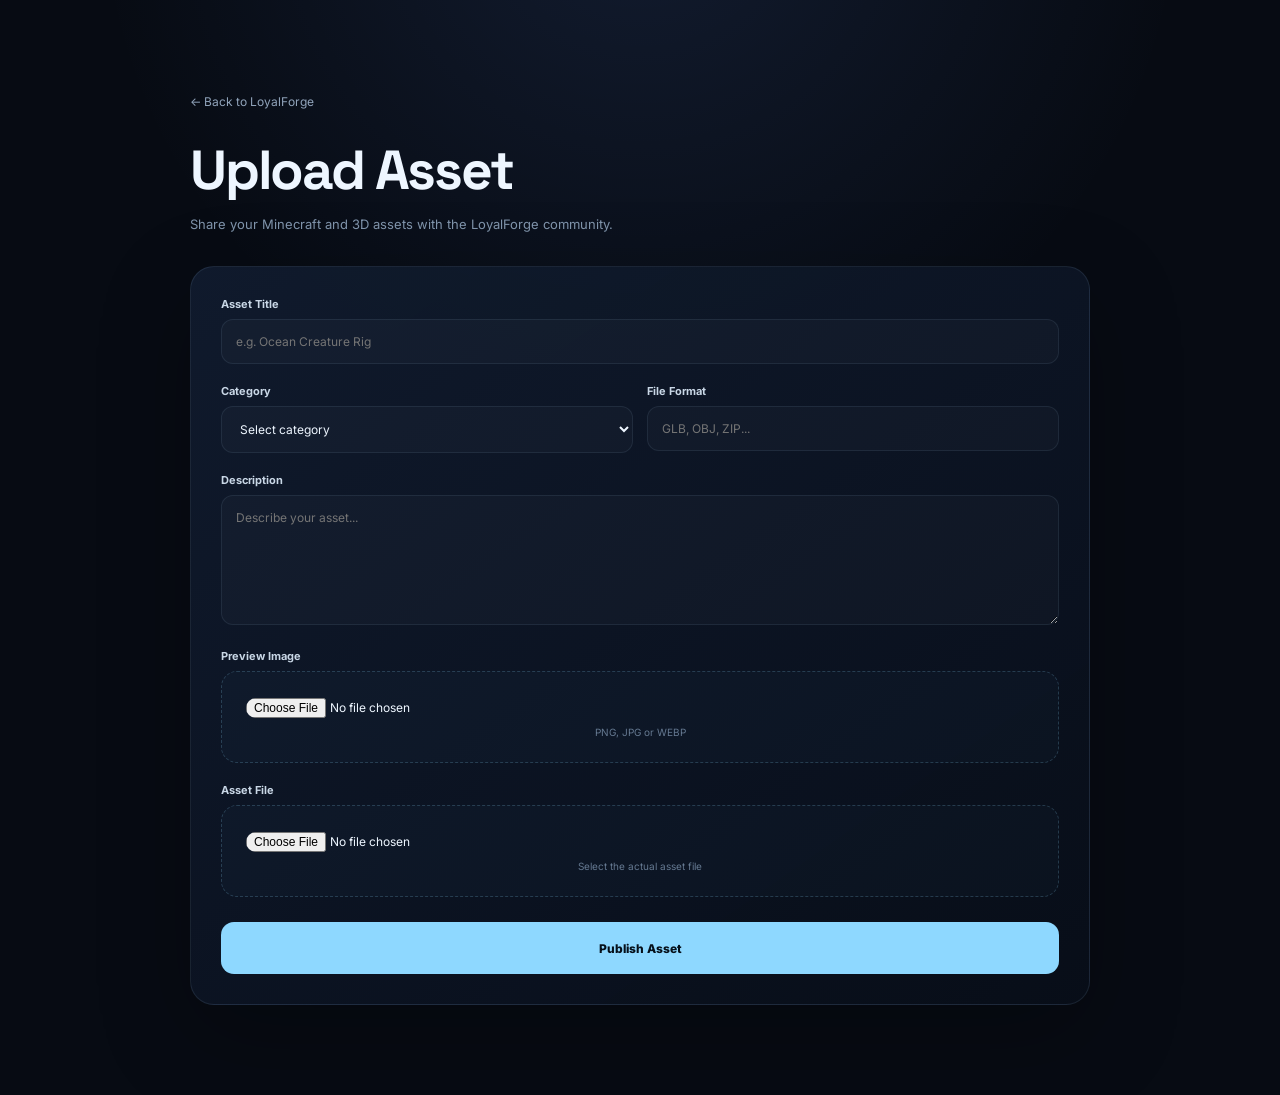
<file: upload.html>
<!DOCTYPE html>
<html lang="en">
<head>
  <meta charset="UTF-8">
  <meta name="viewport" content="width=device-width, initial-scale=1.0">

  <title>Upload Asset — LoyalForge</title>

  <link rel="preconnect" href="https://fonts.googleapis.com">
  <link rel="preconnect" href="https://fonts.gstatic.com" crossorigin>

  <link
    href="https://fonts.googleapis.com/css2?family=Inter:wght@400;500;600;700;800&family=Space+Grotesk:wght@500;600;700&display=swap"
    rel="stylesheet"
  >

  <style>
    * {
      box-sizing: border-box;
    }

    body {
      margin: 0;
      min-height: 100vh;

      color: #eef6ff;
      background:
        radial-gradient(
          circle at 50% -10%,
          rgba(100,150,255,.12),
          transparent 40%
        ),
        #070b13;

      font-family: Inter, sans-serif;
    }

    .upload-page {
      width: min(900px, calc(100% - 30px));
      margin: auto;
      padding: 90px 0;
    }

    .top {
      margin-bottom: 30px;
    }

    .back {
      color: #91a4bb;
      text-decoration: none;
      font-size: 12px;
    }

    .back:hover {
      color: #8ed8ff;
    }

    h1 {
      margin: 25px 0 8px;

      font-family: "Space Grotesk", sans-serif;
      font-size: clamp(34px, 6vw, 55px);
      letter-spacing: -.04em;
    }

    .subtitle {
      margin: 0;
      color: #7f93aa;
      font-size: 13px;
      line-height: 1.8;
    }

    .upload-card {
      padding: 30px;

      border: 1px solid rgba(180,215,255,.10);
      border-radius: 24px;

      background:
        linear-gradient(
          145deg,
          rgba(17,28,47,.92),
          rgba(8,14,25,.96)
        );

      box-shadow: 0 30px 90px rgba(0,0,0,.25);
    }

    .field {
      margin-bottom: 20px;
    }

    label {
      display: block;
      margin-bottom: 8px;

      color: #c9d7e6;

      font-size: 11px;
      font-weight: 700;
    }

    input,
    textarea,
    select {
      width: 100%;

      padding: 14px;

      color: #eef6ff;

      border: 1px solid rgba(180,215,255,.09);
      border-radius: 12px;

      outline: none;

      background: rgba(255,255,255,.025);

      font-family: inherit;
      font-size: 12px;

      transition: .2s ease;
    }

    textarea {
      min-height: 130px;
      resize: vertical;
    }

    input:focus,
    textarea:focus,
    select:focus {
      border-color: rgba(142,216,255,.35);
      background: rgba(142,216,255,.025);
    }

    select option {
      background: #0b1321;
    }

    .two-columns {
      display: grid;
      grid-template-columns: 1fr 1fr;
      gap: 14px;
    }

    .file-box {
      position: relative;

      padding: 24px;

      border: 1px dashed rgba(142,216,255,.20);
      border-radius: 16px;

      text-align: center;

      background: rgba(142,216,255,.025);
    }

    .file-box input {
      padding: 0;
      border: 0;
      background: transparent;
    }

    .file-hint {
      margin-top: 8px;
      color: #657991;
      font-size: 10px;
    }

    .preview-box {
      display: none;

      margin-top: 12px;

      overflow: hidden;

      border-radius: 14px;
      border: 1px solid rgba(180,215,255,.08);
    }

    .preview-box img {
      display: block;

      width: 100%;
      max-height: 320px;

      object-fit: contain;

      background: #060b13;
    }

    .selected-file {
      display: none;

      margin-top: 9px;

      color: #8ed8ff;

      font-size: 10px;
    }

    .publish-btn {
      width: 100%;
      min-height: 52px;

      margin-top: 5px;

      border: 0;
      border-radius: 13px;

      color: #06101a;
      background: #8ed8ff;

      font-family: inherit;
      font-size: 12px;
      font-weight: 800;

      cursor: pointer;

      transition: .2s ease;
    }

    .publish-btn:hover {
      background: #b8eaff;
      transform: translateY(-2px);
    }

    .publish-btn:disabled {
      opacity: .55;
      cursor: not-allowed;
      transform: none;
    }

    .status {
      display: none;

      margin-top: 18px;
      padding: 13px;

      border-radius: 11px;

      font-size: 11px;
      line-height: 1.7;
    }

    .status.success {
      display: block;

      color: #9ff0c2;
      border: 1px solid rgba(80,220,140,.15);
      background: rgba(80,220,140,.05);
    }

    .status.error {
      display: block;

      color: #ffaaa9;
      border: 1px solid rgba(255,90,90,.15);
      background: rgba(255,90,90,.05);
    }

    .progress {
      display: none;

      height: 4px;

      margin-top: 14px;

      overflow: hidden;

      border-radius: 20px;

      background: rgba(255,255,255,.06);
    }

    .progress-bar {
      width: 0%;
      height: 100%;

      background: #8ed8ff;

      transition: width .2s ease;
    }

    @media (max-width: 650px) {
      .upload-page {
        padding: 55px 0;
      }

      .upload-card {
        padding: 20px;
      }

      .two-columns {
        grid-template-columns: 1fr;
      }
    }
  </style>
</head>

<body>

<main class="upload-page">

  <div class="top">

    <a href="index.html" class="back">
      ← Back to LoyalForge
    </a>

    <h1>Upload Asset</h1>

    <p class="subtitle">
      Share your Minecraft and 3D assets with the LoyalForge community.
    </p>

  </div>


  <form id="uploadForm" class="upload-card">

    <div class="field">

      <label for="title">
        Asset Title
      </label>

      <input
        id="title"
        type="text"
        placeholder="e.g. Ocean Creature Rig"
        maxlength="100"
        required
      >

    </div>


    <div class="two-columns">

      <div class="field">

        <label for="category">
          Category
        </label>

<select id="category" required>

  <option value="">
    Select category
  </option>

  <option value="Rig">
    Rig
  </option>

  <option value="Model">
    Model
  </option>

  <option value="Thumbnail">
    Thumbnail
  </option>

  <option value="Other">
    Other
  </option>

</select>

      </div>


      <div class="field">

        <label for="format">
          File Format
        </label>

        <input
          id="format"
          type="text"
          placeholder="GLB, OBJ, ZIP..."
          maxlength="20"
          required
        >

      </div>

    </div>


    <div class="field">

      <label for="description">
        Description
      </label>

      <textarea
        id="description"
        placeholder="Describe your asset..."
        maxlength="3000"
      ></textarea>

    </div>


    <div class="field">

      <label>
        Preview Image
      </label>

      <div class="file-box">

        <input
          id="previewFile"
          type="file"
          accept="image/png,image/jpeg,image/webp"
          required
        >

        <div class="file-hint">
          PNG, JPG or WEBP
        </div>

      </div>

      <div id="previewBox" class="preview-box">
        <img id="previewImage" alt="Preview">
      </div>

    </div>


    <div class="field">

      <label>
        Asset File
      </label>

      <div class="file-box">

        <input
          id="assetFile"
          type="file"
          required
        >

        <div class="file-hint">
          Select the actual asset file
        </div>

        <div
          id="selectedFile"
          class="selected-file"
        ></div>

      </div>

    </div>


    <div
      id="progress"
      class="progress"
    >
      <div
        id="progressBar"
        class="progress-bar"
      ></div>
    </div>


    <button
      id="publishButton"
      class="publish-btn"
      type="submit"
    >
      Publish Asset
    </button>


    <div
      id="status"
      class="status"
    ></div>

  </form>

</main>


<script type="module">

import {
  createClient
} from "https://esm.sh/@supabase/supabase-js@2";


/* =========================================================
   SUPABASE
========================================================= */

const SUPABASE_URL =
  "https://ywrbojtzkkygahxqeueg.supabase.co";

const SUPABASE_KEY =
  "sb_publishable_bs-iScKh5LNlPhoCUfZybQ_yMVR0OmL";

const supabase =
  createClient(
    SUPABASE_URL,
    SUPABASE_KEY
  );


/* =========================================================
   ELEMENTS
========================================================= */

const form =
  document.getElementById("uploadForm");

const titleInput =
  document.getElementById("title");

const categoryInput =
  document.getElementById("category");

const formatInput =
  document.getElementById("format");

const descriptionInput =
  document.getElementById("description");

const previewFileInput =
  document.getElementById("previewFile");

const assetFileInput =
  document.getElementById("assetFile");

const previewBox =
  document.getElementById("previewBox");

const previewImage =
  document.getElementById("previewImage");

const selectedFile =
  document.getElementById("selectedFile");

const publishButton =
  document.getElementById("publishButton");

const statusBox =
  document.getElementById("status");

const progress =
  document.getElementById("progress");

const progressBar =
  document.getElementById("progressBar");


/* =========================================================
   HELPERS
========================================================= */

function slugify(text) {

  return text
    .toString()
    .trim()
    .toLowerCase()
    .replace(/[^a-z0-9]+/g, "-")
    .replace(/^-+|-+$/g, "");

}


function randomName() {

  return (
    Date.now() +
    "-" +
    Math.random()
      .toString(36)
      .slice(2, 10)
  );

}


function getExtension(filename) {

  const parts =
    filename.split(".");

  if (parts.length < 2) {
    return "bin";
  }

  return parts
    .pop()
    .toLowerCase();

}


function formatSize(bytes) {

  if (bytes < 1024) {
    return `${bytes} B`;
  }

  if (bytes < 1024 * 1024) {
    return `${(
      bytes / 1024
    ).toFixed(1)} KB`;
  }

  if (bytes < 1024 * 1024 * 1024) {
    return `${(
      bytes /
      (1024 * 1024)
    ).toFixed(1)} MB`;
  }

  return `${(
    bytes /
    (1024 * 1024 * 1024)
  ).toFixed(1)} GB`;

}


function showStatus(
  message,
  type
) {

  statusBox.textContent =
    message;

  statusBox.className =
    `status ${type}`;

}


/* =========================================================
   PREVIEW IMAGE
========================================================= */

previewFileInput.addEventListener(
  "change",
  () => {

    const file =
      previewFileInput.files[0];

    if (!file) {

      previewBox.style.display =
        "none";

      return;

    }

    const reader =
      new FileReader();

    reader.onload =
      event => {

        previewImage.src =
          event.target.result;

        previewBox.style.display =
          "block";

      };

    reader.readAsDataURL(file);

  }
);


/* =========================================================
   ASSET FILE
========================================================= */

assetFileInput.addEventListener(
  "change",
  () => {

    const file =
      assetFileInput.files[0];

    if (!file) {

      selectedFile.style.display =
        "none";

      return;

    }

    selectedFile.textContent =
      `${file.name} — ${formatSize(file.size)}`;

    selectedFile.style.display =
      "block";

  }
);


/* =========================================================
   SUBMIT
========================================================= */

form.addEventListener(
  "submit",
  async event => {

    event.preventDefault();


    const title =
      titleInput.value.trim();

    const category =
      categoryInput.value;

    const format =
      formatInput.value.trim();

    const description =
      descriptionInput.value.trim();

    const previewFile =
      previewFileInput.files[0];

    const assetFile =
      assetFileInput.files[0];


    /* =====================================================
       VALIDATION
    ===================================================== */

    if (
      !title ||
      !category ||
      !format ||
      !previewFile ||
      !assetFile
    ) {

      showStatus(
        "Please complete all required fields.",
        "error"
      );

      return;

    }


    try {

      publishButton.disabled =
        true;

      publishButton.textContent =
        "Uploading...";

      progress.style.display =
        "block";

      progressBar.style.width =
        "5%";


      /* =====================================================
         UNIQUE PATHS
      ===================================================== */

      const unique =
        randomName();

      const safeTitle =
        slugify(title) ||
        "asset";

      const previewExtension =
        getExtension(
          previewFile.name
        );

      const assetExtension =
        getExtension(
          assetFile.name
        );


      const previewPath =
        `previews/${safeTitle}-${unique}.${previewExtension}`;

      const assetPath =
        `files/${safeTitle}-${unique}.${assetExtension}`;


      /* =====================================================
         UPLOAD PREVIEW
      ===================================================== */

      showStatus(
        "Uploading preview...",
        "success"
      );

      const {
        error: previewError
      } =
        await supabase
          .storage
          .from("assets")
          .upload(
            previewPath,
            previewFile,
            {
              contentType:
                previewFile.type,

              cacheControl:
                "3600",

              upsert:
                false
            }
          );


      if (previewError) {
        throw previewError;
      }


      progressBar.style.width =
        "35%";


      /* =====================================================
         PREVIEW URL
      ===================================================== */

      const {
        data: previewData
      } =
        supabase
          .storage
          .from("assets")
          .getPublicUrl(
            previewPath
          );


      const previewUrl =
        previewData.publicUrl;


      /* =====================================================
         UPLOAD ASSET
      ===================================================== */

      showStatus(
        "Uploading asset file...",
        "success"
      );

      const {
        error: assetError
      } =
        await supabase
          .storage
          .from("assets")
          .upload(
            assetPath,
            assetFile,
            {
              contentType:
                assetFile.type ||
                "application/octet-stream",

              cacheControl:
                "3600",

              upsert:
                false
            }
          );


      if (assetError) {
        throw assetError;
      }


      progressBar.style.width =
        "75%";


      /* =====================================================
         ASSET URL
      ===================================================== */

      const {
        data: assetPublicData
      } =
        supabase
          .storage
          .from("assets")
          .getPublicUrl(
            assetPath
          );


      const assetPublicUrl =
        assetPublicData.publicUrl;


      /* =====================================================
         SLUG
      ===================================================== */

      const slug =
        `${safeTitle}-${unique}`;


      /* =====================================================
         DATABASE
      ===================================================== */

      showStatus(
        "Saving asset information...",
        "success"
      );


const {
  data: {
    user
  },
  error: authError
} = await supabase.auth.getUser();

if (authError) {
  throw authError;
}

if (!user) {
  throw new Error(
    "You must be logged in to publish an Asset."
  );
}


const {
  error: databaseError
} =
  await supabase
    .from("assets")
    .insert({

      title:
        title,

      slug:
        slug,

      description:
        description,

      category:
        category,

      preview_url:
        previewUrl,

      file_url:
        assetPublicUrl,

      file_name:
        assetPath,

      file_size:
        assetFile.size,

      file_format:
        format,

      downloads:
        0,

      likes:
        0,

      user_id:
        user.id,

      status:
        "published"

    });


if (databaseError) {
  throw databaseError;
}


      if (databaseError) {
        throw databaseError;
      }


      /* =====================================================
         SUCCESS
      ===================================================== */

      progressBar.style.width =
        "100%";

      showStatus(
        "Asset published successfully! Redirecting...",
        "success"
      );


      setTimeout(
        () => {

          window.location.href =
            `asset.html?slug=${encodeURIComponent(slug)}`;

        },
        1200
      );

    }


    /* =======================================================
       ERROR
    ======================================================= */

    catch (error) {

      console.error(
        "LOYALFORGE UPLOAD ERROR:",
        error
      );


      const details = [

        error?.message
          ? `Message: ${error.message}`
          : "",

        error?.statusCode
          ? `Status Code: ${error.statusCode}`
          : "",

        error?.status
          ? `Status: ${error.status}`
          : "",

        error?.error
          ? `Error: ${error.error}`
          : "",

        error?.details
          ? `Details: ${error.details}`
          : "",

        error?.hint
          ? `Hint: ${error.hint}`
          : ""

      ]
        .filter(Boolean)
        .join("\n");


      showStatus(
        details ||
        "Upload failed. Please try again.",
        "error"
      );


      publishButton.disabled =
        false;

      publishButton.textContent =
        "Publish Asset";

      progress.style.display =
        "none";

      progressBar.style.width =
        "0%";

    }

  }
);

</script>

</body>
</html>
</file>
<file: style.css>
@import url('https://fonts.googleapis.com/css2?family=Inter:wght@400;500;600;700;800&family=Space+Grotesk:wght@500;600;700&display=swap');

/* =========================================================
   LOYALFORGE — FRIENDLY TECH
   Soft Navy + Sky Blue + Lavender + Mint
========================================================= */

:root {
  --bg: #0a0f1d;
  --bg-soft: #0d1424;

  --surface: #111a2d;
  --surface-2: #162139;
  --surface-3: #1b2944;

  --sky: #8ed8ff;
  --sky-soft: #bceaff;
  --sky-deep: #5db9e8;

  --lavender: #b8a7ff;
  --lavender-soft: #d0c6ff;

  --mint: #8de5c1;

  --white: #f3f7ff;
  --text: #e7edf8;
  --muted: #91a0b8;
  --muted-2: #65748c;

  --border: rgba(190, 220, 255, 0.10);
  --border-hover: rgba(190, 220, 255, 0.23);

  --sky-glow: rgba(91, 185, 232, 0.14);
  --lavender-glow: rgba(184, 167, 255, 0.10);
  --mint-glow: rgba(141, 229, 193, 0.08);

  --max: 1220px;
  --radius: 18px;

  --ease: cubic-bezier(.2, .7, .2, 1);
}

/* =========================================================
   RESET
========================================================= */

* {
  box-sizing: border-box;
  margin: 0;
  padding: 0;
}

html {
  scroll-behavior: smooth;
}

body {
  min-height: 100vh;

  color: var(--text);

  background:
    radial-gradient(
      circle at 85% -10%,
      rgba(142, 216, 255, 0.045),
      transparent 32%
    ),
    radial-gradient(
      circle at -10% 60%,
      rgba(184, 167, 255, 0.025),
      transparent 28%
    ),
    #0b1020;

font-family: "Estedad", "Inter", sans-serif;  overflow-x: hidden;
}

::selection {
  color: #07111e;
  background: var(--sky);
}

button,
input {
  font: inherit;
}

button {
  border: 0;
  cursor: pointer;
}

a {
  color: inherit;
  text-decoration: none;
}

img {
  display: block;
  max-width: 100%;
}

/* =========================================================
   GLOBAL
========================================================= */

.container {
  width: min(calc(100% - 40px), var(--max));
  margin-inline: auto;
}

.section {
  padding: 105px 0;
}

.orange {
  color: var(--sky);
}

/* =========================================================
   NAVBAR
========================================================= */

.navbar {
  position: sticky;
  top: 0;
  z-index: 100;

  background: rgba(10, 15, 29, .78);

  backdrop-filter: blur(22px);
  -webkit-backdrop-filter: blur(22px);

  border-bottom: 1px solid rgba(190, 220, 255, .055);
}

.nav-inner {
  width: min(calc(100% - 40px), var(--max));
  min-height: 76px;

  display: flex;
  align-items: center;
  justify-content: space-between;

  gap: 30px;
  margin-inline: auto;
}

/* BRAND */

.brand {
  display: inline-flex;
  align-items: center;
  gap: 10px;

font-family: "Vazirmatn", "Inter", sans-serif;  font-size: 17px;
  font-weight: 700;

  letter-spacing: .07em;
}

.brand-symbol {
  width: 34px;
  height: 34px;

  display: grid;
  place-items: center;

  color: var(--sky-soft);

  background:
    linear-gradient(
      145deg,
      rgba(142, 216, 255, .13),
      rgba(184, 167, 255, .07)
    );

  border: 1px solid var(--border-hover);
  border-radius: 10px;

  box-shadow:
    0 5px 20px rgba(91, 185, 232, .06);

  transition: .3s var(--ease);
}

.brand:hover .brand-symbol {
  transform: translateY(-2px) rotate(-2deg);

  border-color: rgba(142, 216, 255, .35);

  box-shadow:
    0 8px 28px rgba(91, 185, 232, .13);
}

/* NAV LINKS */

.nav-links {
  display: flex;
  align-items: center;
  gap: 34px;
}

.nav-links a {
  position: relative;

  color: var(--muted);

  font-size: 13px;
  font-weight: 500;

  transition: color .25s ease;
}

.nav-links a::after {
  content: "";

  position: absolute;
  left: 50%;
  bottom: -8px;

  width: 0;
  height: 2px;

  background: var(--sky);

  border-radius: 5px;

  transform: translateX(-50%);

  transition: width .3s var(--ease);
}

.nav-links a:hover {
  color: var(--white);
}

.nav-links a:hover::after {
  width: 18px;
}

/* NAV SEARCH */

.nav-actions {
  display: flex;
  align-items: center;
  gap: 10px;
}

.nav-search {
  height: 40px;

  display: flex;
  align-items: center;
  gap: 9px;

  padding: 0 13px;

  color: var(--muted);

  background: rgba(255, 255, 255, .025);

  border: 1px solid var(--border);
  border-radius: 11px;

  transition: .25s ease;
}

.nav-search:hover {
  color: var(--sky-soft);

  background: rgba(142, 216, 255, .045);

  border-color: var(--border-hover);

  box-shadow:
    0 5px 25px rgba(91, 185, 232, .06);
}

.nav-search span:first-child {
  font-size: 18px;
}

.nav-search kbd {
  margin-left: 7px;

  padding: 2px 6px;

  color: var(--muted-2);

  background: rgba(255, 255, 255, .025);

  border: 1px solid var(--border);
  border-radius: 5px;

  font-size: 9px;
}

/* =========================================================
   BUTTONS
========================================================= */

.btn {
  min-height: 42px;

  display: inline-flex;
  align-items: center;
  justify-content: center;

  gap: 9px;

  padding: 0 18px;

  border-radius: 11px;

  font-size: 13px;
  font-weight: 600;

  transition:
    transform .25s var(--ease),
    box-shadow .25s ease,
    background .25s ease,
    border-color .25s ease;
}

.btn-primary {
  color: #08131f;

  background:
    linear-gradient(
      135deg,
      var(--sky-soft),
      var(--sky)
    );

  box-shadow:
    0 7px 25px rgba(91, 185, 232, .12),
    inset 0 1px 0 rgba(255, 255, 255, .65);
}

.btn-primary:hover {
  transform: translateY(-2px);

  background:
    linear-gradient(
      135deg,
      #d9f4ff,
      #a5e1ff
    );

  box-shadow:
    0 12px 35px rgba(91, 185, 232, .20),
    0 0 35px rgba(91, 185, 232, .08);
}

.btn-primary:active {
  transform: translateY(0);
}

.btn-ghost {
  color: var(--sky-soft);

  background: rgba(142, 216, 255, .035);

  border: 1px solid var(--border-hover);
}

.btn-ghost:hover {
  background: rgba(142, 216, 255, .07);

  border-color: rgba(142, 216, 255, .32);

  box-shadow:
    0 8px 30px rgba(91, 185, 232, .07);
}

.btn-large {
  min-height: 50px;
  padding: 0 22px;
}

/* =========================================================
   HERO
========================================================= */

.hero {
  position: relative;

  min-height: 720px;

  display: flex;
  align-items: center;

  overflow: hidden;
}

.hero::after {
  content: "";

  position: absolute;

  width: 650px;
  height: 650px;

  right: -260px;
  top: -250px;

  background:
    radial-gradient(
      circle,
      rgba(142, 216, 255, .07),
      transparent 68%
    );

  filter: blur(30px);

  pointer-events: none;
}

.hero-grid {
  position: relative;
  z-index: 2;

  width: min(calc(100% - 40px), var(--max));

  display: grid;
  grid-template-columns: 1.05fr .95fr;

  align-items: center;

  gap: 80px;

  margin-inline: auto;
}

/* HERO CONTENT */

.hero-content {
  max-width: 690px;
}

.hero-badge {
  width: fit-content;

  display: inline-flex;
  align-items: center;

  gap: 8px;

  padding: 7px 11px;

  color: var(--sky-soft);

  background:
    linear-gradient(
      135deg,
      rgba(142, 216, 255, .055),
      rgba(184, 167, 255, .035)
    );

  border: 1px solid var(--border);

  border-radius: 100px;

  font-size: 10px;
  font-weight: 600;

  letter-spacing: .08em;
  text-transform: uppercase;
}

.pulse {
  width: 6px;
  height: 6px;

  border-radius: 50%;

  background: var(--mint);

  box-shadow:
    0 0 8px rgba(141, 229, 193, .65);

  animation: pulse 2.2s ease-in-out infinite;
}

@keyframes pulse {
  0%, 100% {
    opacity: .55;
    transform: scale(.9);
  }

  50% {
    opacity: 1;
    transform: scale(1.15);
  }
}

.hero h1 {
  margin: 20px 0 22px;

  font-family: "Estedad", "Inter", sans-serif;

  font-size: clamp(38px, 4.5vw, 62px);
  font-weight: 700;

  line-height: 1.45;
  letter-spacing: 0;

  color: var(--text);

  direction: rtl;
  text-align: right;
}

.hero h1 span {
  display: block;

  margin-top: 6px;

  color: var(--sky);

  font-family: "Estedad", "Inter", sans-serif;
  font-size: inherit;
  font-weight: 700;

  line-height: 1.45;

  text-shadow:
    0 0 45px rgba(142, 216, 255, .09);
}

.hero-description {
  max-width: 610px;

  margin-top: 27px;

  color: var(--muted);

  font-family: "Estedad", "Inter", sans-serif;

  font-size: 15px;
  line-height: 1.9;

  direction: rtl;
  text-align: right;
}

.hero-actions {
  display: flex;
  flex-wrap: wrap;

  gap: 12px;

  margin-top: 34px;
}

.hero-stats {
  display: flex;
  align-items: center;

  gap: 24px;

  margin-top: 48px;
}

.hero-stats > div:not(.stat-divider) {
  display: flex;
  flex-direction: column;

  gap: 4px;
}

.hero-stats strong {
  color: var(--sky-soft);

  font-family: "Space Grotesk", "Estedad", sans-serif;

  font-size: 18px;

  letter-spacing: .04em;
}

.hero-stats span {
  color: var(--muted-2);

  font-family: "Estedad", "Inter", sans-serif;

  font-size: 9px;

  letter-spacing: 0;

  direction: rtl;
}

.stat-divider {
  width: 1px;
  height: 28px;

  background: var(--border-hover);
}

/* =========================================================
   HERO SHOWCASE — PREMIUM ASSET DISPLAY
========================================================= */

.hero-showcase {
  position: relative;
  min-height: 530px;
  display: grid;
  place-items: center;
  perspective: 1200px;
}

/* ambient glow */
.showcase-glow {
  position: absolute;
  width: 460px;
  height: 460px;
  border-radius: 50%;

  background:
    radial-gradient(
      circle,
      rgba(142, 216, 255, .18) 0%,
      rgba(184, 167, 255, .08) 34%,
      transparent 70%
    );

  filter: blur(35px);
  opacity: .9;

  animation: showcaseGlow 6s ease-in-out infinite;
}

@keyframes showcaseGlow {
  0%, 100% {
    transform: scale(.95);
    opacity: .7;
  }

  50% {
    transform: scale(1.08);
    opacity: 1;
  }
}

/* main card */
.showcase-card {
  position: relative;
  z-index: 3;

  width: min(100%, 430px);
  padding: 14px;

  background:
    linear-gradient(
      145deg,
      rgba(22, 33, 55, .96),
      rgba(8, 14, 27, .98)
    );

  border: 1px solid rgba(190, 220, 255, .16);
  border-radius: 22px;

  box-shadow:
    0 40px 100px rgba(0, 0, 0, .45),
    0 0 70px rgba(91, 185, 232, .08),
    inset 0 1px 0 rgba(255, 255, 255, .05);

  transform:
    rotateY(-4deg)
    rotateX(2deg)
    rotateZ(1deg);

  transition:
    transform .6s var(--ease),
    box-shadow .5s ease,
    border-color .35s ease;
}

.showcase-card:hover {
  transform:
    rotateY(0)
    rotateX(0)
    rotateZ(0)
    translateY(-10px)
    scale(1.015);

  border-color: rgba(142, 216, 255, .30);

  box-shadow:
    0 55px 130px rgba(0, 0, 0, .52),
    0 0 90px rgba(91, 185, 232, .13),
    inset 0 1px 0 rgba(255, 255, 255, .07);
}

.showcase-top {
  display: flex;
  align-items: center;
  justify-content: space-between;

  padding: 5px 4px 12px;
}

.mini-label {
  color: var(--muted-2);
  font-size: 9px;
  font-weight: 700;
  letter-spacing: .12em;
}

.mini-dot {
  width: 7px;
  height: 7px;

  background: var(--mint);
  border-radius: 50%;

  box-shadow:
    0 0 8px rgba(141, 229, 193, .7),
    0 0 18px rgba(141, 229, 193, .25);

  animation: miniDotPulse 2s ease-in-out infinite;
}

@keyframes miniDotPulse {
  0%, 100% {
    transform: scale(.85);
    opacity: .65;
  }

  50% {
    transform: scale(1.15);
    opacity: 1;
  }
}

/* preview */
.showcase-preview {
  position: relative;

  height: 330px;

  overflow: hidden;

  display: grid;
  place-items: center;

  border-radius: 15px;

  background:
    radial-gradient(
      circle at 50% 42%,
      rgba(142, 216, 255, .13),
      transparent 30%
    ),
    radial-gradient(
      circle at 70% 70%,
      rgba(184, 167, 255, .08),
      transparent 38%
    ),
    #080f1c;

  isolation: isolate;
}

/* scan/light effect */
.showcase-preview::before {
  content: "";

  position: absolute;
  inset: -100% 0;

  background:
    linear-gradient(
      180deg,
      transparent 0%,
      rgba(142, 216, 255, .08) 50%,
      transparent 100%
    );

  animation: previewScan 5s linear infinite;

  pointer-events: none;
}

@keyframes previewScan {
  from {
    transform: translateY(-30%);
  }

  to {
    transform: translateY(30%);
  }
}

/* grid */
.preview-grid {
  position: absolute;
  inset: 0;

  background-image:
    linear-gradient(
      rgba(142, 216, 255, .045) 1px,
      transparent 1px
    ),
    linear-gradient(
      90deg,
      rgba(142, 216, 255, .045) 1px,
      transparent 1px
    );

  background-size: 34px 34px;

  transform:
    perspective(500px)
    rotateX(58deg)
    scale(1.7);

  transform-origin: center bottom;

  opacity: .7;

  mask-image:
    linear-gradient(
      to bottom,
      transparent,
      black 25%,
      black 75%,
      transparent
    );
}

/* object */
.preview-object {
  position: relative;

  width: 130px;
  height: 130px;

  transform:
    rotateX(55deg)
    rotateZ(45deg);

  filter:
    drop-shadow(
      0 0 28px rgba(142, 216, 255, .22)
    );

  animation: objectFloat 4.5s ease-in-out infinite;
}

@keyframes objectFloat {
  0%, 100% {
    transform:
      rotateX(55deg)
      rotateZ(45deg)
      translateY(0);
  }

  50% {
    transform:
      rotateX(55deg)
      rotateZ(45deg)
      translateY(-10px);
  }
}

.cube-face {
  position: absolute;

  width: 130px;
  height: 130px;

  background:
    linear-gradient(
      145deg,
      rgba(142, 216, 255, .18),
      rgba(184, 167, 255, .07)
    );

  border: 1px solid rgba(190, 230, 255, .34);

  box-shadow:
    inset 0 0 35px rgba(142, 216, 255, .07);
}

.cube-face:nth-child(1) {
  transform: translateZ(65px);
}

.cube-face:nth-child(2) {
  transform:
    rotateY(90deg)
    translateZ(65px);
}

.cube-face:nth-child(3) {
  transform:
    rotateX(90deg)
    translateZ(65px);
}

/* little floating label */
.preview-tag {
  position: absolute;

  left: 14px;
  bottom: 14px;

  padding: 7px 10px;

  color: var(--sky-soft);

  background:
    rgba(7, 13, 24, .82);

  border: 1px solid var(--border-hover);
  border-radius: 8px;

  font-size: 9px;
  font-weight: 700;

  backdrop-filter: blur(10px);

  box-shadow:
    0 8px 25px rgba(0, 0, 0, .2);
}

/* info */
.showcase-info {
  display: flex;
  align-items: center;
  justify-content: space-between;

  padding: 17px 5px 3px;
}

.showcase-category {
  color: var(--sky);

  font-size: 10px;
  font-weight: 600;

  letter-spacing: .08em;
}

.showcase-info h3 {
  margin-top: 5px;

  font-family: "Space Grotesk", "Estedad", sans-serif;

  font-size: 18px;
}

.showcase-arrow {
  color: var(--sky);
  font-size: 21px;

  transition:
    transform .3s var(--ease),
    color .3s ease;
}

.showcase-card:hover .showcase-arrow {
  color: var(--sky-soft);

  transform:
    translate(5px, -5px)
    scale(1.08);
}

/* =========================================================
   FLOATING CARDS
========================================================= */

.floating-card {
  position: absolute;
  z-index: 5;

  display: flex;
  align-items: center;

  gap: 10px;

  padding: 12px 14px;

  background:
    linear-gradient(
      145deg,
      rgba(20, 31, 51, .90),
      rgba(10, 17, 30, .88)
    );

  backdrop-filter: blur(18px);
  -webkit-backdrop-filter: blur(18px);

  border: 1px solid rgba(190, 220, 255, .13);

  border-radius: 13px;

  box-shadow:
    0 18px 55px rgba(0, 0, 0, .28);

  animation: float 5s ease-in-out infinite;

  transition:
    border-color .3s ease,
    box-shadow .3s ease;
}

.floating-card:hover {
  border-color: rgba(142, 216, 255, .25);

  box-shadow:
    0 22px 65px rgba(0, 0, 0, .34),
    0 0 30px rgba(91, 185, 232, .06);
}

.floating-left {
  left: -12px;
  bottom: 70px;
}

.floating-right {
  right: -20px;
  top: 72px;

  animation-delay: -2.5s;
}

@keyframes float {
  0%, 100% {
    transform: translateY(0);
  }

  50% {
    transform: translateY(-10px);
  }
}

.floating-icon {
  width: 31px;
  height: 31px;

  display: grid;
  place-items: center;

  color: var(--sky);

  background:
    linear-gradient(
      135deg,
      rgba(142, 216, 255, .12),
      rgba(184, 167, 255, .07)
    );

  border: 1px solid var(--border);

  border-radius: 8px;

  box-shadow:
    0 0 20px rgba(91, 185, 232, .05);
}

.floating-number {
  color: var(--lavender);

  font-family: "Space Grotesk", sans-serif;
  font-weight: 700;
}

.floating-card strong,
.floating-card span {
  display: block;
}

.floating-card strong {
  font-size: 11px;
}

.floating-card span {
  margin-top: 3px;

  color: var(--muted-2);
  font-size: 9px;
}

/* =========================================================
   SECTION HEADINGS
========================================================= */

.section-heading,
.explore-header {
  display: flex;
  align-items: end;
  justify-content: space-between;

  gap: 40px;
}

.section-label {
  color: var(--sky);

  font-size: 10px;
  font-weight: 700;

  letter-spacing: .14em;
}

.section-heading h2,
.explore-header h2 {
  margin-top: 10px;

  font-family: "Space Grotesk", sans-serif;

  font-size: clamp(34px, 4vw, 48px);

  line-height: 1;

  letter-spacing: -.04em;
}

.section-heading > p {
  max-width: 340px;

  color: var(--muted);

  font-size: 13px;
  line-height: 1.7;
}

/* =========================================================
   CATEGORIES — PREMIUM MARKETPLACE
========================================================= */

.categories-section {
  position: relative;
  overflow: hidden;

  border-top: 1px solid rgba(190, 220, 255, .045);
}

.categories-section::before {
  content: "";

  position: absolute;
  width: 700px;
  height: 400px;

  left: 50%;
  top: 40%;

  transform: translate(-50%, -50%);

  background:
    radial-gradient(
      ellipse,
      rgba(142, 216, 255, .035),
      transparent 68%
    );

  pointer-events: none;
}

.category-grid {
  position: relative;
  z-index: 2;

  display: grid;
  grid-template-columns: repeat(3, 1fr);

  gap: 14px;

  margin-top: 52px;
}

.category-card {
  position: relative;

  min-height: 205px;

  display: flex;
  flex-direction: column;
  align-items: flex-start;
  justify-content: space-between;

  padding: 24px;

  overflow: hidden;

  text-align: right;

  color: var(--text);

  background:
    linear-gradient(
      145deg,
      rgba(19, 30, 51, .92),
      rgba(9, 16, 29, .98)
    );

  border: 1px solid rgba(190, 220, 255, .09);

  border-radius: 20px;

  box-shadow:
    inset 0 1px 0 rgba(255, 255, 255, .025),
    0 15px 45px rgba(0, 0, 0, .12);

  transition:
    transform .45s var(--ease),
    border-color .35s ease,
    box-shadow .45s ease,
    background .35s ease;
}

/* نور داخلی کارت */

.category-card::before {
  content: "";

  position: absolute;

  width: 260px;
  height: 260px;

  right: -150px;
  bottom: -170px;

  background:
    radial-gradient(
      circle,
      rgba(142, 216, 255, .16),
      transparent 67%
    );

  opacity: .45;

  transition:
    transform .6s var(--ease),
    opacity .4s ease;
}

/* خط نور بالای کارت */

.category-card::after {
  content: "";

  position: absolute;

  top: 0;
  left: 14%;
  right: 14%;

  height: 1px;

  background:
    linear-gradient(
      90deg,
      transparent,
      rgba(142, 216, 255, .20),
      transparent
    );

  opacity: .35;

  transition:
    left .45s var(--ease),
    right .45s var(--ease),
    opacity .35s ease;
}

/* hover */

.category-card:hover {
  transform:
    translateY(-8px)
    scale(1.012);

  background:
    linear-gradient(
      145deg,
      rgba(24, 38, 63, .98),
      rgba(11, 19, 34, 1)
    );

  border-color:
    rgba(142, 216, 255, .24);

  box-shadow:
    0 28px 70px rgba(0, 0, 0, .32),
    0 0 45px rgba(91, 185, 232, .055),
    inset 0 1px 0 rgba(255, 255, 255, .045);
}

.category-card:hover::before {
  transform: scale(1.35);

  opacity: 1;
}

.category-card:hover::after {
  left: 5%;
  right: 5%;

  opacity: 1;
}

/* شماره */

.category-number {
  position: relative;
  z-index: 2;

  color: var(--muted-2);

  font-family:
    "Space Grotesk",
    sans-serif;

  font-size: 10px;
  font-weight: 600;

  letter-spacing: .12em;

  transition:
    color .3s ease,
    transform .3s var(--ease);
}

.category-card:hover .category-number {
  color: var(--sky);

  transform: translateX(-3px);
}

/* آیکن */

.category-icon {
  position: absolute;
  z-index: 2;

  top: 20px;
  right: 22px;

  width: 43px;
  height: 43px;

  display: grid;
  place-items: center;

  color: var(--sky-soft);

  background:
    linear-gradient(
      135deg,
      rgba(142, 216, 255, .09),
      rgba(184, 167, 255, .055)
    );

  border: 1px solid rgba(190, 220, 255, .10);

  border-radius: 12px;

  font-size: 20px;

  box-shadow:
    0 8px 25px rgba(0, 0, 0, .14),
    inset 0 1px 0 rgba(255, 255, 255, .035);

  transition:
    transform .45s var(--ease),
    background .35s ease,
    border-color .35s ease,
    box-shadow .35s ease;
}

.category-card:hover .category-icon {
  transform:
    translateY(-3px)
    rotate(-5deg);

  background:
    linear-gradient(
      135deg,
      rgba(142, 216, 255, .15),
      rgba(184, 167, 255, .08)
    );

  border-color:
    rgba(142, 216, 255, .25);

  box-shadow:
    0 12px 30px rgba(0, 0, 0, .22),
    0 0 25px rgba(91, 185, 232, .07);
}

/* متن */

.category-card > div {
  position: relative;
  z-index: 2;

  margin-top: auto;
}

.category-card h3 {
  margin-top: 0;

  font-family:
    "Estedad",
    "Inter",
    sans-serif;

  font-size: 20px;
  font-weight: 700;

  transition:
    color .3s ease,
    transform .3s var(--ease);
}

.category-card:hover h3 {
  color: var(--sky-soft);

  transform: translateX(-3px);
}

.category-card p {
  margin-top: 7px;

  color: var(--muted);

  font-family:
    "Estedad",
    "Inter",
    sans-serif;

  font-size: 11px;

  line-height: 1.8;

  transition:
    color .3s ease;
}

.category-card:hover p {
  color: #a8b6cb;
}

/* فلش */

.category-arrow {
  position: absolute;
  z-index: 3;

  left: 22px;
  bottom: 21px;

  width: 30px;
  height: 30px;

  display: grid;
  place-items: center;

  color: var(--muted-2);

  background: rgba(255, 255, 255, .018);

  border: 1px solid rgba(190, 220, 255, .06);

  border-radius: 8px;

  font-size: 14px;

  transition:
    transform .35s var(--ease),
    color .3s ease,
    background .3s ease,
    border-color .3s ease;
}

.category-card:hover .category-arrow {
  color: #07111e;

  background: var(--sky);

  border-color: var(--sky);

  transform:
    translate(-2px, -2px)
    rotate(3deg);
}

/* کارت‌های خاص */

.category-card[data-category="rigs"]:hover {
  box-shadow:
    0 28px 70px rgba(0, 0, 0, .32),
    0 0 45px rgba(142, 216, 255, .075);
}

.category-card[data-category="vfx"]:hover {
  box-shadow:
    0 28px 70px rgba(0, 0, 0, .32),
    0 0 45px rgba(184, 167, 255, .075);
}

.category-card[data-category="minecraft"]:hover {
  box-shadow:
    0 28px 70px rgba(0, 0, 0, .32),
    0 0 45px rgba(141, 229, 193, .055);
}

/* موبایل */

@media (max-width: 900px) {
  .category-grid {
    grid-template-columns: repeat(2, 1fr);
  }
}

@media (max-width: 560px) {
  .category-grid {
    grid-template-columns: 1fr;

    gap: 12px;

    margin-top: 35px;
  }

  .category-card {
    min-height: 175px;

    padding: 21px;
  }

  .category-icon {
    top: 18px;
    right: 18px;
  }

  .category-arrow {
    left: 18px;
    bottom: 18px;
  }
}

/* =========================================================
   EXPLORE
========================================================= */

.explore-section {
  background:
    linear-gradient(
      to bottom,
      transparent,
      rgba(142, 216, 255, .012),
      transparent
    );
}

.explore-tools {
  display: flex;
  align-items: center;
  justify-content: space-between;

  gap: 20px;

  margin-top: 45px;
  margin-bottom: 28px;
}

.sort-tabs,
.filter-list {
  display: flex;
  align-items: center;
  flex-wrap: wrap;

  gap: 5px;
}

.sort-btn,
.filter-btn {
  padding: 8px 12px;

  color: var(--muted);

  background: transparent;

  border: 1px solid transparent;

  border-radius: 8px;

  font-size: 11px;

  transition: .25s ease;
}

.sort-btn:hover,
.filter-btn:hover {
  color: var(--sky-soft);

  background: rgba(142, 216, 255, .035);
}

.sort-btn.active,
.filter-btn.active {
  color: var(--sky-soft);

  background:
    linear-gradient(
      135deg,
      rgba(142, 216, 255, .07),
      rgba(184, 167, 255, .045)
    );

  border-color: var(--border-hover);

  box-shadow:
    0 0 18px rgba(91, 185, 232, .035);
}

.library-search {
  min-width: 230px;
  height: 39px;

  display: flex;
  align-items: center;

  gap: 9px;

  padding: 0 12px;

  background: rgba(255, 255, 255, .02);

  border: 1px solid var(--border);

  border-radius: 9px;

  transition: .25s ease;
}

.library-search:focus-within {
  background: rgba(142, 216, 255, .025);

  border-color: var(--border-hover);

  box-shadow:
    0 0 25px rgba(91, 185, 232, .055);
}

.library-search span {
  color: var(--muted-2);
}

.library-search input {
  width: 100%;

  outline: none;
  border: 0;

  color: var(--text);

  background: transparent;

  font-size: 11px;
}

.library-search input::placeholder {
  color: var(--muted-2);
}

/* =========================================================
   ASSET GRID — PREMIUM MARKETPLACE
========================================================= */

.asset-grid {
  display: grid;
  grid-template-columns: repeat(3, minmax(0, 1fr));
  gap: 18px;
}

/* =========================================================
   ASSET CARD
========================================================= */

.asset-card {
  position: relative;
  overflow: hidden;

  background:
    linear-gradient(
      145deg,
      rgba(18, 28, 47, .96),
      rgba(9, 15, 27, .98)
    );

  border: 1px solid rgba(190, 220, 255, .085);
  border-radius: 18px;

  box-shadow:
    0 12px 40px rgba(0, 0, 0, .12),
    inset 0 1px 0 rgba(255, 255, 255, .025);

  transform: translateY(0);

  transition:
    transform .4s cubic-bezier(.22, 1, .36, 1),
    border-color .35s ease,
    box-shadow .45s ease,
    background .35s ease;
}

.asset-card:hover {
  transform: translateY(-8px);

  border-color:
    rgba(142, 216, 255, .25);

  background:
    linear-gradient(
      145deg,
      rgba(22, 35, 58, .99),
      rgba(10, 17, 30, 1)
    );

  box-shadow:
    0 30px 75px rgba(0, 0, 0, .34),
    0 0 45px rgba(91, 185, 232, .055),
    inset 0 1px 0 rgba(255, 255, 255, .045);
}

/* =========================================================
   ASSET PREVIEW
========================================================= */

.asset-preview {
  position: relative;

  aspect-ratio: 16 / 10;

  overflow: hidden;

  background:
    radial-gradient(
      circle at 50% 42%,
      rgba(142, 216, 255, .10),
      transparent 36%
    ),
    radial-gradient(
      circle at 80% 80%,
      rgba(184, 167, 255, .055),
      transparent 35%
    ),
    #0a1120;
}

/* تصویر */

.asset-preview img {
  width: 100%;
  height: 100%;

  display: block;

  object-fit: cover;

  transform: scale(1.001);

  transition:
    transform .7s cubic-bezier(.22, 1, .36, 1),
    filter .5s ease;
}

.asset-card:hover .asset-preview img {
  transform: scale(1.075);

  filter:
    brightness(1.06)
    saturate(1.08);
}

/* =========================================================
   PREVIEW OVERLAY
========================================================= */

.asset-preview::before {
  content: "";

  position: absolute;
  inset: 0;

  z-index: 2;

  background:
    linear-gradient(
      180deg,
      rgba(5, 10, 18, .04) 0%,
      transparent 35%,
      rgba(5, 10, 18, .76) 100%
    );

  pointer-events: none;
}

/* نور عبوری */

.asset-preview::after {
  content: "";

  position: absolute;

  z-index: 3;

  width: 180%;
  height: 100%;

  top: 0;
  left: -150%;

  background:
    linear-gradient(
      110deg,
      transparent 35%,
      rgba(255, 255, 255, .07) 50%,
      transparent 65%
    );

  transform: skewX(-18deg);

  transition:
    left .75s cubic-bezier(.22, 1, .36, 1);

  pointer-events: none;
}

.asset-card:hover .asset-preview::after {
  left: 120%;
}

/* =========================================================
   CATEGORY BADGE
========================================================= */

.asset-category {
  position: absolute;

  z-index: 5;

  top: 13px;
  right: 13px;

  padding: 6px 9px;

  color: var(--sky-soft);

  background:
    rgba(7, 13, 24, .72);

  border: 1px solid rgba(190, 220, 255, .13);

  border-radius: 8px;

  backdrop-filter: blur(12px);
  -webkit-backdrop-filter: blur(12px);

  font-size: 9px;
  font-weight: 700;

  text-transform: uppercase;
  letter-spacing: .08em;

  transition:
    background .3s ease,
    border-color .3s ease,
    transform .35s cubic-bezier(.22, 1, .36, 1);
}

.asset-card:hover .asset-category {
  background:
    rgba(11, 24, 40, .86);

  border-color:
    rgba(142, 216, 255, .25);

  transform: translateY(-2px);
}

/* =========================================================
   CONTENT
========================================================= */

.asset-content {
  position: relative;

  padding: 17px 17px 16px;
}

.asset-title {
  margin-top: 4px;

  color: var(--text);

  font-family:
    "Estedad",
    "Inter",
    sans-serif;

  font-size: 17px;
  font-weight: 700;

  line-height: 1.45;

  transition:
    color .3s ease,
    transform .3s cubic-bezier(.22, 1, .36, 1);
}

.asset-card:hover .asset-title {
  color: var(--sky-soft);

  transform: translateX(-2px);
}

/* =========================================================
   CREATOR
========================================================= */

.asset-creator {
  display: flex;
  align-items: center;

  min-width: 0;

  gap: 8px;
}

.asset-avatar {
  flex: 0 0 auto;

  width: 24px;
  height: 24px;

  display: grid;
  place-items: center;

  border-radius: 50%;

  background:
    linear-gradient(
      135deg,
      rgba(142, 216, 255, .20),
      rgba(184, 167, 255, .18)
    );

  border: 1px solid rgba(190, 220, 255, .12);

  box-shadow:
    0 4px 15px rgba(0, 0, 0, .18);
}

/* =========================================================
   META / STATS
========================================================= */

.asset-meta {
  display: flex;
  align-items: center;
  justify-content: space-between;

  gap: 12px;

  margin-top: 14px;

  padding-top: 12px;

  color: var(--muted-2);

  border-top:
    1px solid rgba(190, 220, 255, .055);

  font-size: 10px;
}

.asset-stats {
  display: flex;
  align-items: center;

  gap: 11px;

  white-space: nowrap;
}

.asset-stats span {
  transition:
    color .25s ease;
}

.asset-card:hover .asset-stats span {
  color: #8fa5bf;
}

/* =========================================================
   SUBTLE CARD GLOW
========================================================= */

.asset-card::after {
  content: "";

  position: absolute;

  width: 180px;
  height: 180px;

  right: -120px;
  bottom: -140px;

  background:
    radial-gradient(
      circle,
      rgba(142, 216, 255, .12),
      transparent 68%
    );

  opacity: .45;

  transition:
    transform .6s cubic-bezier(.22, 1, .36, 1),
    opacity .4s ease;

  pointer-events: none;
}

.asset-card:hover::after {
  transform: scale(1.5);

  opacity: .9;
}

/* =========================================================
   ASSET CARD ENTRANCE
========================================================= */

.asset-card-enter {
  opacity: 0;

  transform:
    translateY(18px)
    scale(.985);

  filter: blur(4px);

  transition:
    opacity .45s ease,
    transform .45s cubic-bezier(.22, 1, .36, 1),
    filter .45s ease;
}

.asset-card-enter.asset-card-visible {
  opacity: 1;

  transform:
    translateY(0)
    scale(1);

  filter: blur(0);
}

/* =========================================================
   RESPONSIVE
========================================================= */

@media (max-width: 950px) {

  .asset-grid {
    grid-template-columns:
      repeat(2, minmax(0, 1fr));
  }

}

@media (max-width: 600px) {

  .asset-grid {
    grid-template-columns: 1fr;

    gap: 13px;
  }

  .asset-content {
    padding: 15px;
  }

  .asset-title {
    font-size: 16px;
  }

}

@media (prefers-reduced-motion: reduce) {

  .asset-card,
  .asset-preview img,
  .asset-card-enter {
    transition: none;
    animation: none;
  }

  .asset-card:hover {
    transform: none;
  }

  .asset-card:hover .asset-preview img {
    transform: none;
    filter: none;
  }

}

/* =========================================================
   EMPTY STATE
========================================================= */

.empty-state {
  padding: 90px 20px;

  text-align: center;

  background:
    radial-gradient(
      circle at center,
      rgba(142, 216, 255, .035),
      transparent 60%
    );

  border: 1px dashed var(--border-hover);

  border-radius: var(--radius);
}

.empty-orb {
  width: 54px;
  height: 54px;

  display: grid;
  place-items: center;

  margin: 0 auto 20px;

  color: var(--sky);

  background:
    linear-gradient(
      135deg,
      rgba(142, 216, 255, .07),
      rgba(184, 167, 255, .05)
    );

  border: 1px solid var(--border-hover);

  border-radius: 50%;

  box-shadow:
    0 0 35px rgba(91, 185, 232, .06);
}

.empty-state h3 {
  font-family: "Space Grotesk", sans-serif;

  font-size: 21px;
}

.empty-state p {
  max-width: 400px;

  margin: 9px auto 22px;

  color: var(--muted);

  font-size: 12px;

  line-height: 1.7;
}

/* =========================================================
   CREATOR BANNER
========================================================= */

.creators-section {
  padding-top: 50px;
}

.creator-banner {
  position: relative;

  min-height: 350px;

  display: flex;
  align-items: center;

  padding: 55px;

  overflow: hidden;

  background:
    radial-gradient(
      circle at 78% 30%,
      rgba(142, 216, 255, .08),
      transparent 32%
    ),
    radial-gradient(
      circle at 95% 90%,
      rgba(184, 167, 255, .07),
      transparent 30%
    ),
    linear-gradient(
      135deg,
      #111a2d,
      #0b1120
    );

  border: 1px solid var(--border-hover);

  border-radius: 24px;

  box-shadow:
    0 30px 90px rgba(0, 0, 0, .30),
    inset 0 1px 0 rgba(255, 255, 255, .025);
}

.creator-banner::before {
  content: "";

  position: absolute;
  inset: 0;

  background-image:
    linear-gradient(
      rgba(142, 216, 255, .018) 1px,
      transparent 1px
    ),
    linear-gradient(
      90deg,
      rgba(142, 216, 255, .018) 1px,
      transparent 1px
    );

  background-size: 55px 55px;

  mask-image:
    linear-gradient(
      to right,
      black,
      transparent 82%
    );
}

.creator-content {
  position: relative;
  z-index: 2;

  max-width: 610px;
}

.creator-content h2 {
  margin-top: 12px;

  font-family: "Space Grotesk", sans-serif;

  font-size: clamp(38px, 5vw, 62px);

  line-height: 1;

  letter-spacing: -.045em;
}

.creator-content h2 span {
  display: block;

  color: var(--sky);

  text-shadow:
    0 0 40px rgba(142, 216, 255, .09);
}

.creator-content p {
  max-width: 510px;

  margin-top: 18px;

  color: var(--muted);

  font-size: 13px;

  line-height: 1.8;
}

.creator-content .btn {
  margin-top: 25px;
}

.creator-mark {
  position: absolute;

  right: 65px;

  color: rgba(142, 216, 255, .035);

  font-family: "Space Grotesk", sans-serif;

  font-size: clamp(130px, 17vw, 230px);

  font-weight: 700;

  letter-spacing: -.1em;

  user-select: none;
}

/* =========================================================
   FOOTER
========================================================= */

footer {
  margin-top: 30px;

  border-top: 1px solid rgba(190, 220, 255, .055);
}

.footer-inner {
  min-height: 120px;

  display: flex;
  align-items: center;
  justify-content: space-between;

  gap: 30px;
}

.footer-brand .brand {
  font-size: 15px;
}

.footer-brand p {
  margin-top: 7px;

  color: var(--muted-2);

  font-size: 10px;
}

.footer-right {
  display: flex;
  align-items: center;

  gap: 10px;

  color: var(--muted-2);

  font-size: 10px;
}

.footer-dot {
  width: 3px;
  height: 3px;

  background: var(--mint);

  border-radius: 50%;
}

/* =========================================================
   SEARCH MODAL
========================================================= */

.search-modal {
  position: fixed;
  inset: 0;
  z-index: 300;

  display: none;
  align-items: flex-start;
  justify-content: center;

  padding-top: 13vh;

  background: rgba(6, 10, 19, .70);

  backdrop-filter: blur(14px);
  -webkit-backdrop-filter: blur(14px);
}

.search-modal.active {
  display: flex;
}

.search-modal-box {
  width: min(600px, calc(100% - 30px));

  padding: 15px;

  background:
    linear-gradient(
      145deg,
      rgba(19, 29, 48, .98),
      rgba(11, 17, 30, .98)
    );

  border: 1px solid var(--border-hover);

  border-radius: 16px;

  box-shadow:
    0 35px 100px rgba(0, 0, 0, .55),
    0 0 60px rgba(91, 185, 232, .06);
}

.modal-top {
  display: flex;
  align-items: center;
  justify-content: space-between;

  padding: 5px 4px 12px;

  color: var(--muted-2);

  font-size: 9px;
  font-weight: 700;

  letter-spacing: .1em;
}

.modal-top button {
  padding: 5px 7px;

  color: var(--muted);

  background: rgba(255, 255, 255, .025);

  border: 1px solid var(--border);

  border-radius: 5px;

  font-size: 9px;

  transition: .2s ease;
}

.modal-top button:hover {
  color: var(--sky-soft);

  border-color: var(--border-hover);
}

.search-modal-input {
  width: 100%;
  height: 60px;

  padding: 0 16px;

  outline: none;

  color: var(--text);

  background: rgba(255, 255, 255, .025);

  border: 1px solid var(--border);

  border-radius: 10px;

  font-size: 17px;

  transition: .25s ease;
}

.search-modal-input:focus {
  background: rgba(142, 216, 255, .025);

  border-color: rgba(142, 216, 255, .30);

  box-shadow:
    0 0 30px rgba(91, 185, 232, .055);
}

.modal-hint {
  padding: 10px 4px 0;

  color: var(--muted-2);

  font-size: 9px;
}

/* =========================================================
   TOAST
========================================================= */

.toast {
  position: fixed;

  right: 22px;
  bottom: 22px;

  z-index: 500;

  max-width: 330px;

  padding: 12px 15px;

  color: var(--sky-soft);

  background:
    linear-gradient(
      135deg,
      rgba(19, 29, 48, .97),
      rgba(10, 16, 28, .97)
    );

  border: 1px solid var(--border-hover);

  border-radius: 10px;

  box-shadow:
    0 20px 60px rgba(0, 0, 0, .42),
    0 0 30px rgba(91, 185, 232, .05);

  font-size: 11px;

  opacity: 0;

  transform: translateY(15px);

  pointer-events: none;

  transition:
    opacity .3s ease,
    transform .3s var(--ease);
}

.toast.show {
  opacity: 1;

  transform: translateY(0);
}

/* =========================================================
   SCROLLBAR
========================================================= */

::-webkit-scrollbar {
  width: 8px;
}

::-webkit-scrollbar-track {
  background: var(--bg);
}

::-webkit-scrollbar-thumb {
  background: #263650;

  border: 2px solid var(--bg);

  border-radius: 20px;
}

::-webkit-scrollbar-thumb:hover {
  background: #3c5678;
}

/* =========================================================
   RESPONSIVE
========================================================= */

@media (max-width: 1050px) {

  .hero-grid {
    grid-template-columns: 1fr;

    gap: 40px;
  }

  .hero-content {
    max-width: 760px;
  }

  .hero-showcase {
    min-height: 450px;
  }

  .category-grid {
    grid-template-columns: repeat(2, 1fr);
  }

  .asset-grid {
    grid-template-columns: repeat(2, 1fr);
  }
}

@media (max-width: 760px) {

  .container,
  .nav-inner,
  .hero-grid {
    width: min(calc(100% - 28px), var(--max));
  }

  .nav-links {
    display: none;
  }

  .nav-search span:nth-child(2),
  .nav-search kbd {
    display: none;
  }

  .nav-search {
    width: 40px;

    justify-content: center;

    padding: 0;
  }

  .hero {
    min-height: auto;

    padding: 90px 0 50px;
  }

  .hero h1 {
    font-size: clamp(46px, 12vw, 68px);
  }

  .hero-description {
    font-size: 13px;
  }

  .hero-stats {
    margin-top: 38px;
  }

  .section {
    padding: 80px 0;
  }

  .section-heading,
  .explore-header {
    align-items: flex-start;

    flex-direction: column;
  }

  .explore-tools {
    align-items: stretch;

    flex-direction: column;
  }

  .library-search {
    width: 100%;
  }

  .category-grid {
    grid-template-columns: 1fr;
  }

  .asset-grid {
    grid-template-columns: 1fr;
  }

  .creator-banner {
    padding: 38px 28px;
  }

  .creator-mark {
    right: 15px;

    opacity: .65;
  }

  .footer-inner {
    align-items: flex-start;

    flex-direction: column;

    padding: 30px 0;
  }
}

@media (max-width: 520px) {

  .brand {
    font-size: 14px;
  }

  .brand-symbol {
    width: 31px;
    height: 31px;
  }

  .nav-upload {
    padding: 0 13px;
  }

  .hero-actions {
    flex-direction: column;
  }

  .hero-actions .btn {
    width: 100%;
  }

  .hero-stats {
    gap: 15px;
  }

  .hero-stats strong {
    font-size: 15px;
  }

  .floating-left {
    left: -5px;
    bottom: 45px;
  }

  .floating-right {
    right: -5px;
    top: 45px;
  }

  .floating-card {
    padding: 9px 10px;
  }

  .showcase-card {
    width: 92%;
  }

  .showcase-preview {
    height: 270px;
  }

  .creator-banner {
    min-height: 390px;
  }

  .creator-mark {
    right: -5px;
    bottom: -10px;
  }
}

/* =========================================================
   AUTH MODAL
   ========================================================= */

.auth-modal {
  position: fixed;
  inset: 0;
  z-index: 1000;
  display: flex;
  align-items: center;
  justify-content: center;
  padding: 24px;

  opacity: 0;
  visibility: hidden;
  pointer-events: none;

  transition:
    opacity .25s ease,
    visibility .25s ease;
}

.auth-modal.active {
  opacity: 1;
  visibility: visible;
  pointer-events: auto;
}

.auth-backdrop {
  position: absolute;
  inset: 0;

  background: rgba(5, 9, 20, .72);
  backdrop-filter: blur(12px);
  -webkit-backdrop-filter: blur(12px);
}

.auth-box {
  position: relative;
  z-index: 1;

  width: min(100%, 460px);
  max-height: calc(100vh - 48px);

  overflow-y: auto;

  padding: 38px;

  border: 1px solid rgba(142, 216, 255, .12);
  border-radius: 28px;

  background:
    linear-gradient(
      145deg,
      rgba(23, 33, 57, .98),
      rgba(14, 21, 38, .98)
    );

  box-shadow:
    0 30px 90px rgba(0, 0, 0, .45),
    0 0 70px rgba(142, 216, 255, .045);

  transform: translateY(18px) scale(.97);

  transition:
    transform .3s cubic-bezier(.2,.8,.2,1),
    opacity .25s ease;
}

.auth-modal.active .auth-box {
  transform: translateY(0) scale(1);
}

.auth-close {
  position: absolute;
  top: 18px;
  right: 18px;

  width: 38px;
  height: 38px;

  display: grid;
  place-items: center;

  border: 1px solid rgba(255,255,255,.07);
  border-radius: 12px;

  background: rgba(255,255,255,.035);
  color: var(--muted);

  font-size: 24px;
  line-height: 1;

  cursor: pointer;

  transition:
    background .2s ease,
    color .2s ease,
    border-color .2s ease,
    transform .2s ease;
}

.auth-close:hover {
  color: var(--text);
  background: rgba(142,216,255,.08);
  border-color: rgba(142,216,255,.18);
  transform: rotate(4deg);
}

.auth-header {
  text-align: center;
  margin-bottom: 30px;
}

.auth-logo {
  width: 52px;
  height: 52px;

  margin: 0 auto 20px;

  display: grid;
  place-items: center;

  border-radius: 16px;

  background:
    linear-gradient(
      135deg,
      rgba(142,216,255,.16),
      rgba(184,167,255,.14)
    );

  border: 1px solid rgba(142,216,255,.18);

  color: var(--sky);

  font-family: "Space Grotesk", sans-serif;
  font-size: 22px;
  font-weight: 700;

  box-shadow:
    0 10px 30px rgba(142,216,255,.08);
}

.auth-header .section-label {
  display: block;
  margin-bottom: 10px;
}

.auth-header h2 {
  margin: 0;

  font-family: "Space Grotesk", sans-serif;
  font-size: clamp(28px, 5vw, 34px);
  line-height: 1.1;
  letter-spacing: -.04em;
}

.auth-header p {
  margin: 10px 0 0;

  color: var(--muted);

  font-size: 14px;
  line-height: 1.7;
}

.auth-form {
  display: flex;
  flex-direction: column;
  gap: 18px;
}

.auth-field {
  display: flex;
  flex-direction: column;
  gap: 8px;
}

.auth-field label {
  color: var(--text);

  font-size: 13px;
  font-weight: 600;
}

.field-top {
  display: flex;
  align-items: center;
  justify-content: space-between;
  gap: 12px;
}

.forgot-btn {
  padding: 0;

  border: 0;
  background: transparent;

  color: var(--sky);

  font-family: inherit;
  font-size: 12px;
  font-weight: 500;

  cursor: pointer;

  transition: opacity .2s ease;
}

.forgot-btn:hover {
  opacity: .75;
}

.auth-field input {
  width: 100%;
  height: 50px;

  padding: 0 15px;

  border: 1px solid rgba(255,255,255,.08);
  border-radius: 13px;

  outline: none;

  background: rgba(7, 12, 24, .55);
  color: var(--text);

  font-family: "Inter", sans-serif;
  font-size: 14px;

  transition:
    border-color .2s ease,
    background .2s ease,
    box-shadow .2s ease;
}

.auth-field input::placeholder {
  color: rgba(145,160,184,.6);
}

.auth-field input:hover {
  border-color: rgba(142,216,255,.14);
}

.auth-field input:focus {
  border-color: rgba(142,216,255,.5);

  background: rgba(7, 12, 24, .75);

  box-shadow:
    0 0 0 4px rgba(142,216,255,.07);
}

.auth-submit {
  width: 100%;
  min-height: 52px;

  margin-top: 4px;

  justify-content: center;
  gap: 10px;
}

.auth-submit span {
  transition: transform .2s ease;
}

.auth-submit:hover span {
  transform: translate(3px, -3px);
}

.auth-message {
  min-height: 18px;

  margin: -4px 0 0;

  text-align: center;

  font-size: 12px;
  line-height: 1.5;
}

.auth-switch {
  display: flex;
  align-items: center;
  justify-content: center;
  gap: 6px;

  margin-top: 26px;
  padding-top: 22px;

  border-top: 1px solid rgba(255,255,255,.06);

  color: var(--muted);

  font-size: 13px;
}

.auth-switch button {
  padding: 0;

  border: 0;
  background: transparent;

  color: var(--sky);

  font-family: inherit;
  font-size: inherit;
  font-weight: 600;

  cursor: pointer;

  transition: opacity .2s ease;
}

.auth-switch button:hover {
  opacity: .75;
}

/* Mobile */

@media (max-width: 560px) {

  .auth-modal {
    padding: 14px;
  }

  .auth-box {
    padding: 30px 22px;
    border-radius: 22px;
  }

  .auth-header {
    margin-bottom: 24px;
  }

  .auth-logo {
    width: 48px;
    height: 48px;
    margin-bottom: 16px;
  }

  .auth-header h2 {
    font-size: 28px;
  }

  .auth-switch {
    flex-wrap: wrap;
  }
}

/* =========================================================
   PERSIAN FONT FIX
   ========================================================= */

html,
body,
button,
input,
textarea,
select,
a,
h1,
h2,
h3,
h4,
h5,
h6,
p,
span,
div,
label {
  font-family: "Estedad", "Inter", sans-serif;
}

.brand,
.brand-symbol,
.mini-label,
.preview-tag,
.section-label,
.category-number,
.footer-right {
  font-family: "Inter", sans-serif;
}

.hero h1 .hero-title-line {
  display: block;
  white-space: nowrap;
}

@media (max-width: 600px) {
  .hero h1 .hero-title-line {
    white-space: normal;
  }
}

.brand > span:last-child {
  font-family: "Space Grotesk", "Inter", sans-serif;
}

/* =========================================
   LOYALFORGE — HERO ANIMATIONS
   ========================================= */

@keyframes heroFadeUp {
  from {
    opacity: 0;
    transform: translateY(24px);
  }

  to {
    opacity: 1;
    transform: translateY(0);
  }
}

@keyframes heroFadeRight {
  from {
    opacity: 0;
    transform: translateX(24px);
  }

  to {
    opacity: 1;
    transform: translateX(0);
  }
}

.hero .eyebrow {
  animation: heroFadeUp .7s cubic-bezier(.22, 1, .36, 1) both;
}

.hero h1 {
  animation: heroFadeUp .8s .08s cubic-bezier(.22, 1, .36, 1) both;
}

.hero-description {
  animation: heroFadeUp .8s .16s cubic-bezier(.22, 1, .36, 1) both;
}

.hero-actions {
  animation: heroFadeUp .8s .24s cubic-bezier(.22, 1, .36, 1) both;
}

.hero-stats {
  animation: heroFadeUp .8s .32s cubic-bezier(.22, 1, .36, 1) both;
}

.hero-visual {
  animation: heroFadeRight 1s .12s cubic-bezier(.22, 1, .36, 1) both;
}


/* -----------------------------------------
   HERO BUTTONS
   ----------------------------------------- */

.hero-actions .btn {
  position: relative;
  overflow: hidden;

  transition:
    transform .25s ease,
    box-shadow .25s ease,
    background-color .25s ease;
}

.hero-actions .btn::after {
  content: "";

  position: absolute;
  top: 0;
  left: -120%;

  width: 70%;
  height: 100%;

  background: linear-gradient(
    90deg,
    transparent,
    rgba(255,255,255,.16),
    transparent
  );

  transform: skewX(-20deg);

  transition: left .55s ease;
}

.hero-actions .btn:hover::after {
  left: 140%;
}

.hero-actions .btn:hover {
  transform: translateY(-3px);
}

.hero-actions .btn:active {
  transform: translateY(0) scale(.97);
}


/* -----------------------------------------
   HERO VISUAL
   ----------------------------------------- */

.hero-visual {
  transition:
    transform .45s cubic-bezier(.22, 1, .36, 1);
}

.hero-visual:hover {
  transform: translateY(-6px);
}


/* -----------------------------------------
   FLOATING CARDS
   ----------------------------------------- */

.hero-visual .float-card {
  transition:
    transform .35s cubic-bezier(.22, 1, .36, 1),
    box-shadow .35s ease;
}

.hero-visual .float-card:hover {
  transform: translateY(-7px) scale(1.025);
  box-shadow: 0 18px 45px rgba(0,0,0,.22);
}


/* -----------------------------------------
   ACCESSIBILITY
   ----------------------------------------- */

@media (prefers-reduced-motion: reduce) {
  .hero .eyebrow,
  .hero h1,
  .hero-description,
  .hero-actions,
  .hero-stats,
  .hero-visual {
    animation: none;
  }

  .hero-actions .btn,
  .hero-visual,
  .hero-visual .float-card {
    transition: none;
  }
}

/* =========================================
   LOYALFORGE — CARD INTERACTIONS
   ========================================= */

/* Category cards */
.category-card {
  position: relative;
  overflow: hidden;

  transition:
    transform .35s cubic-bezier(.22, 1, .36, 1),
    border-color .35s ease,
    background-color .35s ease,
    box-shadow .35s ease;
}

.category-card::before {
  content: "";

  position: absolute;
  inset: 0;

  background:
    radial-gradient(
      circle at 50% 0%,
      rgba(142, 216, 255, .10),
      transparent 55%
    );

  opacity: 0;
  transition: opacity .35s ease;

  pointer-events: none;
}

.category-card:hover {
  transform: translateY(-7px);
  border-color: rgba(142, 216, 255, .28);

  box-shadow:
    0 18px 45px rgba(0, 0, 0, .22),
    0 0 35px rgba(142, 216, 255, .05);
}

.category-card:hover::before {
  opacity: 1;
}


/* Category icon / number */
.category-card .category-number {
  transition:
    transform .35s cubic-bezier(.22, 1, .36, 1),
    color .3s ease;
}

.category-card:hover .category-number {
  transform: translateY(-3px);
  color: var(--sky);
}


/* -----------------------------------------
   ASSET CARDS
   ----------------------------------------- */

.asset-card {
  position: relative;
  overflow: hidden;

  transition:
    transform .35s cubic-bezier(.22, 1, .36, 1),
    border-color .35s ease,
    box-shadow .35s ease;
}

.asset-card::after {
  content: "";

  position: absolute;
  inset: 0;

  background:
    linear-gradient(
      135deg,
      rgba(142, 216, 255, .07),
      transparent 45%
    );

  opacity: 0;

  transition: opacity .35s ease;

  pointer-events: none;
}

.asset-card:hover {
  transform: translateY(-7px);

  border-color: rgba(142, 216, 255, .25);

  box-shadow:
    0 20px 50px rgba(0, 0, 0, .25),
    0 0 35px rgba(142, 216, 255, .045);
}

.asset-card:hover::after {
  opacity: 1;
}


/* -----------------------------------------
   ASSET IMAGE
   ----------------------------------------- */

.asset-card img,
.asset-card .asset-preview {
  transition:
    transform .55s cubic-bezier(.22, 1, .36, 1),
    filter .4s ease;
}

.asset-card:hover img,
.asset-card:hover .asset-preview {
  transform: scale(1.045);
  filter: brightness(1.05);
}


/* -----------------------------------------
   CARD TEXT
   ----------------------------------------- */

.asset-card h3,
.asset-card .asset-title {
  transition:
    color .25s ease,
    transform .25s ease;
}

.asset-card:hover h3,
.asset-card:hover .asset-title {
  color: var(--sky);
}


/* -----------------------------------------
   CARD BUTTONS / ACTIONS
   ----------------------------------------- */

.asset-card button,
.asset-card .card-action {
  transition:
    transform .25s ease,
    color .25s ease,
    background-color .25s ease;
}

.asset-card button:hover,
.asset-card .card-action:hover {
  transform: translateY(-2px);
}

/* -----------------------------------------
   REDUCE MOTION
   ----------------------------------------- */

@media (prefers-reduced-motion: reduce) {
  .category-card,
  .asset-card {
    animation: none;
    transition: none;
  }

  .category-card:hover,
  .asset-card:hover {
    transform: none;
  }

  .asset-card img,
  .asset-card .asset-preview {
    transition: none;
  }
}

/* =========================================
   LOYALFORGE — PREMIUM SCROLL MOTION
   ========================================= */

.scroll-reveal {
  opacity: 0;
  transform: translateY(55px) scale(.97);
  filter: blur(6px);

  transition:
    opacity .8s cubic-bezier(.22, 1, .36, 1),
    transform .9s cubic-bezier(.22, 1, .36, 1),
    filter .8s ease;
}

.scroll-reveal.is-visible {
  opacity: 1;
  transform: translateY(0) scale(1);
  filter: blur(0);
}


/* -----------------------------------------
   SECTION HEADINGS
   ----------------------------------------- */

.section > .section-head,
.section > .section-header {
  opacity: 0;
  transform: translateY(35px);

  transition:
    opacity .75s ease,
    transform .8s cubic-bezier(.22, 1, .36, 1);
}

.section.is-visible > .section-head,
.section.is-visible > .section-header {
  opacity: 1;
  transform: translateY(0);
}


/* -----------------------------------------
   GRID ITEMS
   ----------------------------------------- */

.scroll-grid > * {
  opacity: 0;
  transform: translateY(45px) scale(.96);

  transition:
    opacity .65s cubic-bezier(.22, 1, .36, 1),
    transform .75s cubic-bezier(.22, 1, .36, 1);
}

.scroll-grid.is-visible > * {
  opacity: 1;
  transform: translateY(0) scale(1);
}

.scroll-grid.is-visible > *:nth-child(1) {
  transition-delay: .02s;
}

.scroll-grid.is-visible > *:nth-child(2) {
  transition-delay: .08s;
}

.scroll-grid.is-visible > *:nth-child(3) {
  transition-delay: .14s;
}

.scroll-grid.is-visible > *:nth-child(4) {
  transition-delay: .20s;
}

.scroll-grid.is-visible > *:nth-child(5) {
  transition-delay: .26s;
}

.scroll-grid.is-visible > *:nth-child(6) {
  transition-delay: .32s;
}


/* -----------------------------------------
   CREATOR CTA
   ----------------------------------------- */

.creator-cta.scroll-reveal {
  transform: translateY(60px) scale(.97);
}


/* -----------------------------------------
   FOOTER
   ----------------------------------------- */

.footer.scroll-reveal {
  transform: translateY(35px);
}

/* =========================================================
   LOAD MORE
========================================================= */

.load-more-wrap {
  display: flex;
  justify-content: center;

  margin-top: 42px;
  padding-bottom: 10px;
}


.load-more-btn {
  min-width: 170px;
  min-height: 48px;

  padding: 0 24px;

  display: inline-flex;
  align-items: center;
  justify-content: center;

  color: var(--sky-soft);

  background:
    linear-gradient(
      135deg,
      rgba(142, 216, 255, .07),
      rgba(184, 167, 255, .055)
    );

  border: 1px solid var(--border-hover);
  border-radius: 12px;

  font-family:
    "Estedad",
    "Inter",
    sans-serif;

  font-size: 13px;
  font-weight: 600;

  box-shadow:
    0 8px 30px rgba(0, 0, 0, .16);

  transition:
    transform .25s var(--ease),
    background .25s ease,
    border-color .25s ease,
    box-shadow .25s ease,
    opacity .25s ease;
}


.load-more-btn:hover {
  transform: translateY(-3px);

  background:
    linear-gradient(
      135deg,
      rgba(142, 216, 255, .12),
      rgba(184, 167, 255, .09)
    );

  border-color:
    rgba(142, 216, 255, .34);

  box-shadow:
    0 14px 38px rgba(0, 0, 0, .24),
    0 0 28px rgba(91, 185, 232, .07);
}


.load-more-btn:active {
  transform: translateY(-1px);
}


.load-more-btn:disabled {
  cursor: wait;
  opacity: .55;
  transform: none;
}


/* MOBILE */

@media (max-width: 600px) {

  .load-more-wrap {
    margin-top: 32px;
  }

  .load-more-btn {
    width: 100%;
    max-width: 280px;
  }

}

.asset-edit-btn {
  width: 100%;
  margin-top: 12px;
  padding: 10px 14px;
  border: 1px solid rgba(142, 216, 255, 0.25);
  border-radius: 12px;
  background: rgba(142, 216, 255, 0.08);
  color: #8ed8ff;
  font-family: inherit;
  font-size: 13px;
  font-weight: 600;
  cursor: pointer;
  transition: background 0.2s ease, border-color 0.2s ease;
}

.asset-edit-btn:hover {
  background: rgba(142, 216, 255, 0.15);
  border-color: rgba(142, 216, 255, 0.5);
}

.asset-edit-btn:disabled {
  opacity: 0.6;
  cursor: wait;
}


/* =========================
   TRENDING ASSETS
========================= */

.trending-section {
  padding-top: 24px;
}

.trending-panel {
  position: relative;
  display: flex;
  align-items: center;
  gap: 24px;
  justify-content: space-between;
  overflow: hidden;
  padding: 30px;
  border: 1px solid rgba(142, 216, 255, 0.16);
  border-radius: 24px;
  background:
    radial-gradient(
      circle at 10% 10%,
      rgba(184, 167, 255, 0.12),
      transparent 38%
    ),
    linear-gradient(
      125deg,
      rgba(142, 216, 255, 0.08),
      rgba(17, 24, 42, 0.96) 65%
    );
}

.trending-icon {
  display: grid;
  flex: 0 0 62px;
  width: 62px;
  height: 62px;
  place-items: center;
  border: 1px solid rgba(142, 216, 255, 0.25);
  border-radius: 18px;
  background: rgba(142, 216, 255, 0.09);
  color: #8ed8ff;
  font-size: 34px;
}

.trending-copy {
  flex: 1;
}

.trending-copy > span {
  color: #8ed8ff;
  font-family: "Space Grotesk", sans-serif;
  font-size: 11px;
  font-weight: 700;
  letter-spacing: 1.5px;
}

.trending-copy h3 {
  margin: 9px 0;
  color: #f1f5ff;
  font-size: clamp(18px, 2.4vw, 25px);
}

.trending-copy p {
  max-width: 540px;
  margin: 0;
  color: #9daac3;
  font-size: 14px;
  line-height: 1.9;
}

@media (max-width: 700px) {
  .trending-panel {
    align-items: flex-start;
    flex-wrap: wrap;
    gap: 16px;
    padding: 22px;
  }

  .trending-icon {
    flex-basis: 48px;
    width: 48px;
    height: 48px;
  }

  .trending-copy {
    flex-basis: calc(100% - 68px);
  }

  .trending-panel .btn {
    width: 100%;
    justify-content: center;
  }
}

/* FIX — TRENDING SECTION HEADING */

.trending-section .section-heading {
  gap: 28px;
  align-items: center;
  margin-bottom: 28px;
}

.trending-section .section-heading h2 {
  font-family: "Vazirmatn", sans-serif;
  font-size: clamp(27px, 3vw, 35px);
  font-weight: 800;
  line-height: 1.7;
  letter-spacing: 0;
  margin: 8px 0 0;
}

.trending-section .section-heading > div {
  flex: 1;
  min-width: 0;
}

.trending-section .section-heading > p {
  flex: 0 1 300px;
  margin: 0;
  line-height: 1.9;
}

.trending-section .trending-panel {
  gap: 24px;
}

@media (max-width: 700px) {
  .trending-section .section-heading {
    flex-direction: column;
    align-items: stretch;
    gap: 10px;
  }

   
  .trending-section .section-heading > p {
    flex-basis: auto;
  }
}



/* =================================
   LOYALFORGE — EXPLORE CONTROLS
================================= */

.explore-header {
  display: flex;
  align-items: center;
  justify-content: space-between;
  margin-bottom: 26px;
}

.explore-controls {
  display: flex;
  flex-direction: column;
  gap: 18px;
  width: 100%;
  margin-bottom: 30px;
}

.explore-sort-row {
  display: flex;
  align-items: center;
  justify-content: flex-start;
  flex-wrap: wrap;
  gap: 12px;
  width: 100%;
  padding-bottom: 16px;
  border-bottom: 1px solid var(--border);
}

.explore-control-label {
  flex-shrink: 0;
  color: var(--muted);
  font-size: 12px;
  font-weight: 600;
}

.explore-sort-row .sort-tabs {
  display: flex;
  align-items: center;
  justify-content: flex-start;
  flex-wrap: wrap;
  gap: 8px;
  min-width: 0;
}

.explore-sort-row .sort-btn {
  display: inline-flex;
  align-items: center;
  justify-content: center;
  min-height: 38px;
  padding: 8px 13px;
  white-space: nowrap;
  border: 1px solid var(--border);
  border-radius: 10px;
  font-size: 12px;
  line-height: 1.5;
}

.explore-tools {
  display: flex;
  align-items: center;
  justify-content: space-between;
  flex-wrap: wrap;
  gap: 14px;
  width: 100%;
  margin: 0;
}

.explore-tools .filter-list {
  display: flex;
  align-items: center;
  justify-content: flex-start;
  flex: 1 1 400px;
  flex-wrap: wrap;
  gap: 8px;
  min-width: 0;
}

.explore-tools .filter-btn {
  white-space: nowrap;
  min-height: 36px;
}

.explore-tools .library-search {
  flex: 0 1 280px;
  width: 280px;
  min-width: 200px;
  max-width: 100%;
  box-sizing: border-box;
}

.explore-tools .library-search input {
  width: 100%;
  min-width: 0;
}

@media (max-width: 760px) {
  .explore-sort-row {
    align-items: flex-start;
    flex-direction: column;
  }

  .explore-sort-row .sort-tabs {
    width: 100%;
  }

  .explore-tools {
    align-items: stretch;
    flex-direction: column;
  }

  .explore-tools .filter-list {
    flex: none;
    width: 100%;
  }

  .explore-tools .library-search {
    flex: none;
    width: 100%;
    min-width: 0;
  }
}

@media (max-width: 480px) {
  .explore-sort-row .sort-tabs,
  .explore-tools .filter-list {
    gap: 6px;
  }

  .explore-sort-row .sort-btn,
  .explore-tools .filter-btn {
    min-height: 34px;
    padding: 7px 10px;
    font-size: 11px;
  }
}

```css
/* Notifications */
.notification-wrap {
  position: relative;
  display: flex;
  align-items: center;
}

.notification-bell {
  position: relative;
  width: 42px;
  height: 42px;
  display: grid;
  place-items: center;
  border: 1px solid rgba(142, 216, 255, 0.18);
  border-radius: 14px;
  background: rgba(142, 216, 255, 0.06);
  color: #8ed8ff;
  cursor: pointer;
  transition: .2s ease;
}

.notification-bell:hover {
  background: rgba(142, 216, 255, 0.14);
  border-color: rgba(142, 216, 255, 0.45);
  transform: translateY(-1px);
}

.notification-bell-icon {
  font-size: 23px;
  line-height: 1;
}

.notification-count {
  position: absolute;
  top: -6px;
  right: -6px;
  min-width: 19px;
  height: 19px;
  padding: 0 5px;
  display: grid;
  place-items: center;
  border: 2px solid var(--bg, #0b1118);
  border-radius: 999px;
  background: #ff5b76;
  color: #fff;
  font: 700 10px Inter, sans-serif;
}

.notification-count[hidden],
.notification-panel[hidden] {
  display: none !important;
}

.notification-panel {
  position: absolute;
  z-index: 1000;
  top: calc(100% + 12px);
  left: 0;
  width: min(350px, calc(100vw - 32px));
  max-height: 420px;
  overflow: hidden;
  border: 1px solid rgba(142, 216, 255, .18);
  border-radius: 18px;
  background: #101923;
  color: #eef7ff;
  box-shadow: 0 18px 55px rgba(0, 0, 0, .4);
  direction: rtl;
}

.notification-header {
  display: flex;
  justify-content: space-between;
  align-items: center;
  gap: 12px;
  padding: 16px;
  border-bottom: 1px solid rgba(255, 255, 255, .08);
}

.notification-header strong {
  font-size: 14px;
}

.notification-header button {
  border: 0;
  background: transparent;
  color: #8ed8ff;
  font: inherit;
  font-size: 11px;
  cursor: pointer;
}

.notification-list {
  max-height: 350px;
  overflow-y: auto;
}

.notification-item {
  display: flex;
  gap: 11px;
  padding: 14px 16px;
  border-bottom: 1px solid rgba(255, 255, 255, .055);
  cursor: pointer;
  transition: background .18s ease;
}

.notification-item:hover {
  background: rgba(142, 216, 255, .07);
}

.notification-item.unread {
  background: rgba(142, 216, 255, .045);
}

.notification-item.unread::before {
  content: "";
  flex: 0 0 7px;
  width: 7px;
  height: 7px;
  margin-top: 6px;
  border-radius: 50%;
  background: #8ed8ff;
}

.notification-item:not(.unread)::before {
  content: "";
  flex: 0 0 7px;
  width: 7px;
}

.notification-item-content {
  flex: 1;
  min-width: 0;
}

.notification-item-content p {
  margin: 0;
  font-size: 12px;
  line-height: 1.9;
  overflow-wrap: anywhere;
}

.notification-item-content time {
  display: block;
  margin-top: 5px;
  color: #8b9aaa;
  font-size: 10px;
  direction: ltr;
  text-align: right;
}

.notification-empty {
  padding: 28px 16px;
  color: #a2b0be;
  text-align: center;
  font-size: 12px;
  line-height: 2;
}

@media (max-width: 600px) {
  .notification-panel {
    left: -60px;
  }
}

/* LoyalForge — Asset Cards Polish */

.asset-grid {
  gap: 22px;
}

.asset-card {
  position: relative;
  overflow: hidden;
  border-radius: 16px;
  transition: transform .22s ease, border-color .22s ease,
              box-shadow .22s ease;
}

.asset-card:hover {
  transform: translateY(-4px);
  border-color: var(--border-hover);
  box-shadow: 0 12px 28px rgba(0, 0, 0, .14);
}

.asset-card img {
  display: block;
  width: 100%;
  height: 210px;
  object-fit: cover;
  transition: transform .35s ease;
}

.asset-card:hover img {
  transform: scale(1.035);
}

.asset-card h3,
.asset-card h4 {
  line-height: 1.7;
  overflow-wrap: anywhere;
}

.asset-card p {
  line-height: 1.8;
}

.asset-card button,
.asset-card a {
  transition: transform .2s ease, opacity .2s ease;
}

.asset-card button:hover,
.asset-card a:hover {
  transform: translateY(-1px);
}

@media (max-width: 700px) {
  .asset-grid {
    gap: 14px;
  }

  .asset-card {
    border-radius: 12px;
  }

  .asset-card img {
    height: 160px;
  }
}

@media (prefers-reduced-motion: reduce) {
  .asset-card,
  .asset-card img,
  .asset-card button,
  .asset-card a {
    transition: none;
  }

  .asset-card:hover,
  .asset-card:hover img {
    transform: none;
  }
}

/* LoyalForge — Category Cards Polish */

.category-grid,
.categories-grid {
  gap: 18px;
}

.category-card {
  position: relative;
  overflow: hidden;
  border-radius: 15px;
  transition: transform .2s ease, border-color .2s ease,
              box-shadow .2s ease;
}

.category-card:hover {
  transform: translateY(-3px);
  border-color: var(--border-hover);
  box-shadow: 0 8px 22px rgba(0, 0, 0, .12);
}

.category-card h3,
.category-card h4 {
  line-height: 1.7;
}

.category-card p {
  line-height: 1.8;
}

@media (max-width: 700px) {
  .category-grid,
  .categories-grid {
    gap: 12px;
  }

  .category-card {
    border-radius: 12px;
  }
}

@media (prefers-reduced-motion: reduce) {
  .category-card {
    transition: none;
  }

  .category-card:hover {
    transform: none;
  }
}

/* LoyalForge — Search & Filter Polish */

.explore-header {
  gap: 18px;
}

.sort-btn,
.filter-btn {
  border-radius: 10px;
  transition: background .2s ease, border-color .2s ease,
              transform .2s ease, color .2s ease;
}

.sort-btn:hover,
.filter-btn:hover {
  transform: translateY(-1px);
  border-color: var(--border-hover);
}

.sort-btn.active,
.filter-btn.active {
  font-weight: 700;
}

.library-search {
  border-radius: 12px;
  transition: border-color .2s ease, box-shadow .2s ease;
}

.library-search:focus-within,
.library-search:focus {
  border-color: var(--sky);
  outline: none;
  box-shadow: 0 0 0 3px rgba(142, 216, 255, .12);
}

@media (max-width: 700px) {
  .explore-header {
    gap: 12px;
  }

  .sort-btn,
  .filter-btn {
    font-size: 12px;
  }
}

@media (prefers-reduced-motion: reduce) {
  .sort-btn,
  .filter-btn,
  .library-search {
    transition: none;
  }

  .sort-btn:hover,
  .filter-btn:hover {
    transform: none;
  }
}

/* LoyalForge — Buttons Polish */

.btn {
  border-radius: 11px;
  font-weight: 600;
  transition:
    transform .18s ease,
    box-shadow .18s ease,
    border-color .18s ease;
}

.btn:hover {
  transform: translateY(-2px);
}

.btn:active {
  transform: translateY(0);
}

.btn-primary {
  box-shadow: none;
}

.btn-primary:hover {
  box-shadow: 0 5px 16px rgba(142, 216, 255, .14);
}

.btn-ghost:hover {
  border-color: var(--border-hover);
}

button:focus-visible,
a:focus-visible {
  outline: 2px solid var(--sky);
  outline-offset: 3px;
}

@media (prefers-reduced-motion: reduce) {
  .btn {
    transition: none;
  }

  .btn:hover,
  .btn:active {
    transform: none;
  }
}

/* LoyalForge — Section Spacing Polish */

.section {
  padding-top: 76px;
  padding-bottom: 76px;
}

.section-heading {
  margin-bottom: 28px;
}

.section-heading h2 {
  line-height: 1.6;
  letter-spacing: -0.3px;
}

.section-heading p {
  max-width: 620px;
  line-height: 1.9;
}

@media (max-width: 700px) {
  .section {
    padding-top: 48px;
    padding-bottom: 48px;
  }

  .section-heading {
    margin-bottom: 20px;
  }
}

/* LoyalForge — Footer Polish */

footer {
  border-top: 1px solid var(--border);
}

footer a {
  transition: color .2s ease, opacity .2s ease;
}

footer a:hover {
  color: var(--sky);
}

footer h3,
footer h4 {
  line-height: 1.7;
}

footer p {
  line-height: 1.9;
}

@media (max-width: 700px) {
  footer {
    text-align: center;
  }
}

/* LoyalForge — Loading & Empty States */

#assetGrid:empty,
.asset-grid:empty {
  min-height: 100px;
}

.asset-grid img {
  max-width: 100%;
}

.asset-grid a {
  text-decoration: none;
}

.asset-grid button:disabled {
  cursor: wait;
  opacity: .6;
}

#loadMoreBtn:disabled {
  transform: none;
  box-shadow: none;
}

.toast {
  border-radius: 12px;
  line-height: 1.8;
}

::selection {
  background: var(--sky);
  color: var(--text);
}

/* LoyalForge — Image & Card Consistency */

.asset-card img,
.category-card img {
  display: block;
  max-width: 100%;
}

.asset-card img {
  object-position: center;
}

.asset-card,
.category-card,
.showcase-card {
  min-width: 0;
}

.asset-card h3,
.asset-card h4,
.category-card h3,
.category-card h4 {
  overflow-wrap: anywhere;
}

.asset-card a,
.category-card a {
  text-decoration: none;
}

@media (max-width: 480px) {
  .asset-card img {
    height: 140px;
  }

  .asset-card h3,
  .asset-card h4 {
    font-size: 14px;
  }
}
</file>
